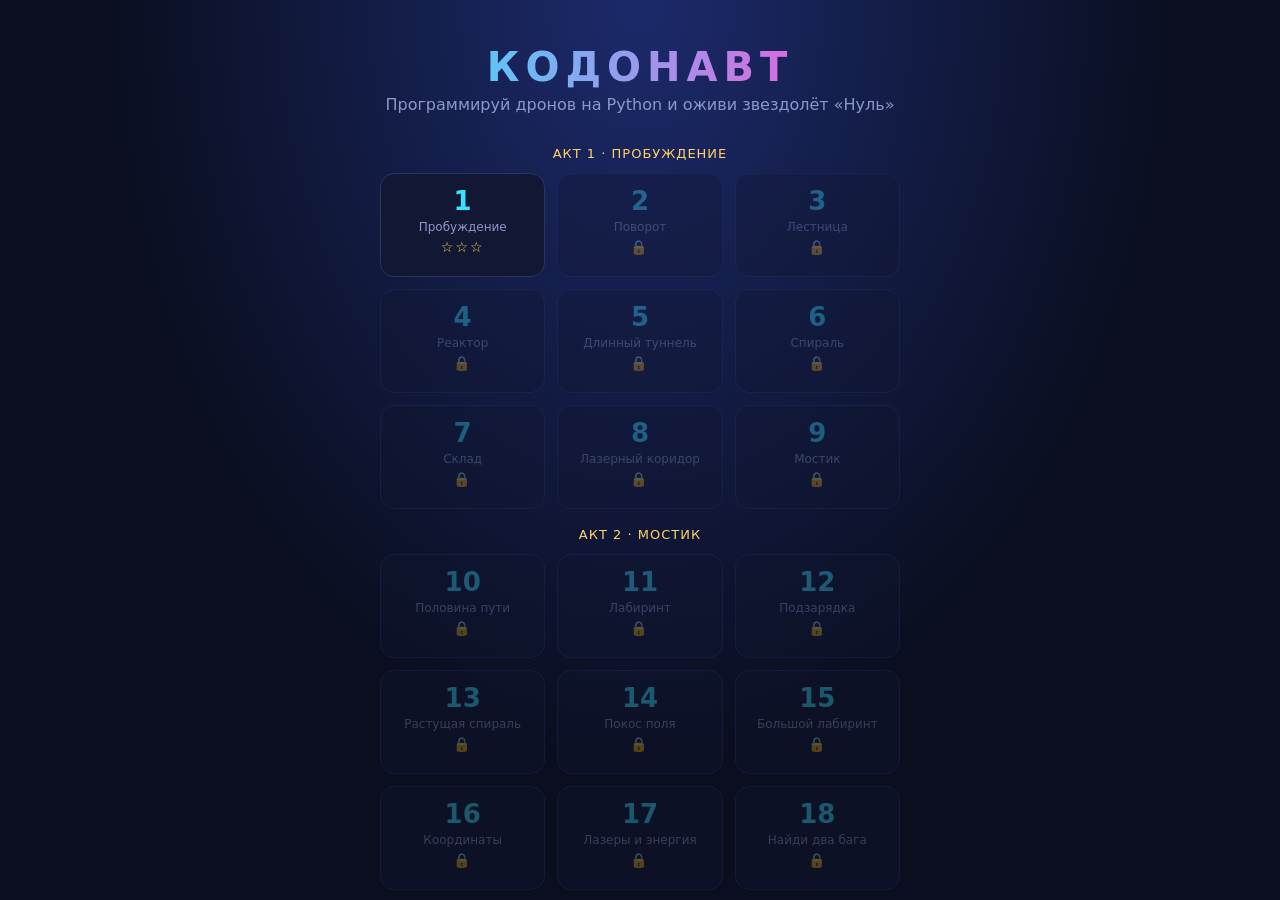
<file: python-game/index.html>
<!doctype html>
<html lang="ru">
<head>
<meta charset="utf-8">
<meta name="viewport" content="width=device-width, initial-scale=1, maximum-scale=1, viewport-fit=cover">
<meta name="theme-color" content="#0a0e1f">
<meta name="mobile-web-app-capable" content="yes">
<meta name="apple-mobile-web-app-capable" content="yes">
<title>Кодонавт</title>
<link rel="manifest" href="manifest.webmanifest">
<link rel="icon" href="icons/icon.svg" type="image/svg+xml">
<link rel="apple-touch-icon" href="icons/icon-192.png">
<link rel="stylesheet" href="style.css">
<script>
  // Если что-то сломалось при запуске — показываем ошибку на экране (чтобы можно было сфотографировать).
  window.showFatal = function (msg) {
    var d = document.getElementById('fatal');
    if (!d) return;
    d.hidden = false;
    d.textContent += msg + '\n';
  };
  window.addEventListener('error', function (e) { window.showFatal((e.message || 'Ошибка') + (e.filename ? ' @ ' + e.filename.split('/').slice(-2).join('/') + ':' + e.lineno : '')); });
  window.addEventListener('unhandledrejection', function (e) { window.showFatal('Ошибка: ' + (e.reason && e.reason.message || e.reason)); });
  setTimeout(function () { if (!window.__booted) window.showFatal('Игра не запустилась за 8 секунд (js/game.js не загрузился).'); }, 8000);
</script>
</head>
<body>
<pre id="fatal" hidden></pre>
<div id="app">

  <section id="menu" class="screen">
    <div class="menu-inner">
      <h1>КОДОНАВТ</h1>
      <p class="tagline">Программируй дронов на Python и оживи звездолёт «Нуль»</p>
      <div id="levels"></div>
      <p class="fine">Python запускается прямо в приложении, интернет не нужен.</p>
    </div>
  </section>

  <section id="game" class="screen hidden">
    <div id="stage">
      <canvas id="c"></canvas>
      <button id="back" class="icon-btn" aria-label="К списку уровней">☰</button>
      <button id="storybtn" class="icon-btn story" aria-label="Что говорит ИСКРА">💬</button>
      <div id="energy" class="hidden"></div>
      <div id="speech"></div>
    </div>
    <div id="panel">
      <div id="task">
        <div id="task-title"></div>
        <div id="task-text"></div>
        <div id="hint" class="hidden"></div>
      </div>
      <div id="chips"></div>
      <textarea id="code" spellcheck="false" autocomplete="off" autocorrect="off" autocapitalize="off" rows="6" placeholder="Пиши код здесь…"></textarea>
      <div id="status"></div>
      <div id="buttons">
        <button id="run" class="btn primary">▶ Запуск</button>
        <button id="reset" class="btn">⟲</button>
        <button id="speed" class="btn">1×</button>
        <button id="guidebtn" class="btn hidden" aria-label="Разбор">📖</button>
        <button id="hintbtn" class="btn">💡</button>
      </div>
    </div>
  </section>

  <div id="result" class="modal hidden">
    <div class="card">
      <div id="stars"></div>
      <h2 id="result-title"></h2>
      <p id="result-text"></p>
      <div class="row">
        <button id="r-menu" class="btn">Уровни</button>
        <button id="r-retry" class="btn">Ещё раз</button>
        <button id="r-next" class="btn primary">Дальше ▶</button>
      </div>
    </div>
  </div>

  <div id="loading" class="hidden">
    <div class="spinner"></div>
    <div id="loading-text">Загружаю Python…</div>
  </div>
</div>

<script src="vendor/pyodide/pyodide.js" onerror="showFatal('Не загрузился vendor/pyodide/pyodide.js')"></script>
<script type="module" src="js/game.js" onerror="showFatal('Не загрузился js/game.js')"></script>
</body>
</html>
</file>
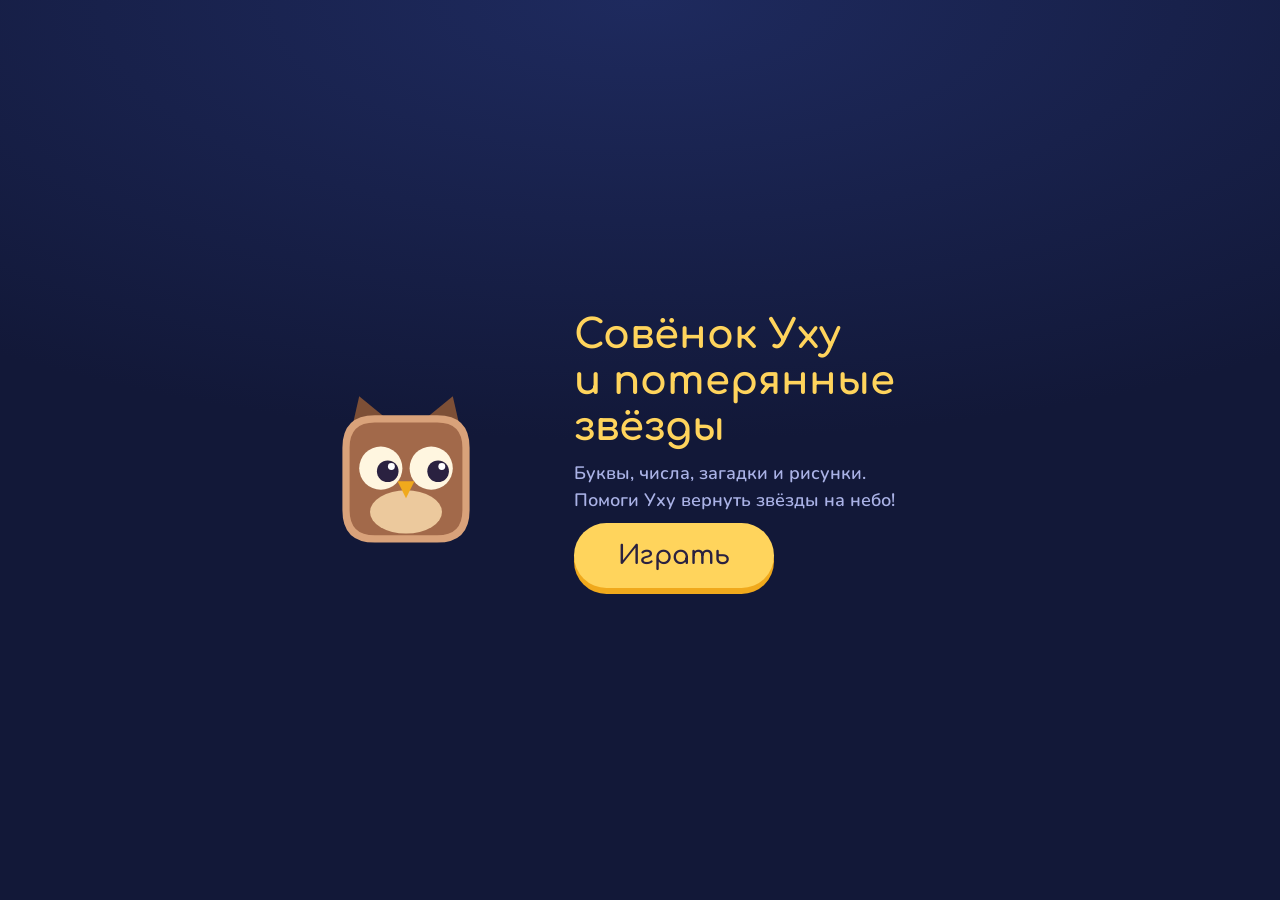
<file: kidsgame/src/main/assets/index.html>
<!doctype html>
<html lang="ru">
<head>
<meta charset="utf-8">
<meta name="viewport" content="width=device-width,initial-scale=1,viewport-fit=cover">
<meta name="theme-color" content="#121838">
<title>Совёнок Уху и звёзды</title>
<style>
@font-face{font-family:"Comfortaa";src:url("fonts/Comfortaa-var.ttf") format("truetype");font-weight:300 700;font-display:swap}
@font-face{font-family:"Nunito";src:url("fonts/Nunito-var.ttf") format("truetype");font-weight:200 1000;font-display:swap}
/* Layout: one-screen phone app, a stack of full-height screens over a single night-sky world (deliberately dark-only) */
:root{
  --sky:#121838; --sky2:#1e2a5e; --card:#28357a; --card-hi:#3646a0; --line:#4a5bb8;
  --ink:#f5f2ff; --muted:#aab2e6;
  --star:#ffd45c; --star-deep:#f0a91c;
  --ok:#5fd39a; --no:#ff8a94;
  --paper:#fff6e0; --paper-ink:#2a2140;
  --f-display:'Comfortaa','Nunito',system-ui,sans-serif;
  --f-body:'Nunito',system-ui,-apple-system,'Segoe UI',Roboto,sans-serif;
  --r:22px;
  color-scheme:dark;
}
html{height:100%;box-sizing:border-box;background:var(--sky)}
*,*::before,*::after{box-sizing:inherit}
[hidden]{display:none!important}
body{height:100%;margin:0;color:var(--ink);font-family:var(--f-body);font-weight:600;font-size:18px;
  background:radial-gradient(120% 70% at 50% 0%,var(--sky2) 0%,var(--sky) 70%) var(--sky);
  -webkit-tap-highlight-color:transparent;user-select:none;-webkit-user-select:none;overflow:hidden;touch-action:manipulation}
#app{height:100%;max-width:1280px;margin:0 auto;position:relative}
.screen{position:absolute;inset:0;display:flex;flex-direction:column;padding:12px 16px 16px;gap:12px;overflow:hidden}
button{font:inherit;color:inherit;border:0;background:none;cursor:pointer;touch-action:manipulation}
button:focus-visible{outline:4px solid var(--star);outline-offset:3px}
h1,h2{font-family:var(--f-display);margin:0;text-wrap:balance;font-weight:700}

/* bars */
.bar{display:flex;align-items:center;gap:10px;min-height:52px}
.bar .grow{flex:1;min-width:0}
.icon-btn{width:52px;height:52px;border-radius:50%;background:var(--card);display:grid;place-items:center;flex:none}
.icon-btn svg{width:26px;height:26px}
.icon-btn:active{transform:scale(.92)}
.dots{display:flex;gap:8px;justify-content:center}
.dots i{width:14px;height:14px;border-radius:50%;background:var(--card-hi);transition:background .3s,transform .3s}
.dots i.done{background:var(--star);transform:scale(1.15)}
.dots i.now{background:var(--muted)}

/* start */
#start{align-items:center;justify-content:center;text-align:center;gap:20px}
#start .owl{width:min(52vw,220px)}
#start h1{font-size:clamp(30px,8vw,44px);line-height:1.15;color:var(--star)}
#start p{margin:0;color:var(--muted);max-width:30ch;line-height:1.45}
.big-btn{background:var(--star);color:var(--paper-ink);font-family:var(--f-display);font-size:26px;padding:18px 44px;border-radius:999px;box-shadow:0 6px 0 var(--star-deep)}
.big-btn:active{transform:translateY(4px);box-shadow:0 2px 0 var(--star-deep)}
.big-btn[disabled]{opacity:.45;cursor:default}

/* map */
.sky-wrap{flex:1;min-height:140px;position:relative;border-radius:var(--r);overflow:hidden;background:linear-gradient(180deg,#0b1030,#18225a)}
#skyCanvas{position:absolute;inset:0;width:100%;height:100%}
.sky-count{position:absolute;left:14px;top:10px;font-weight:800;color:var(--star);font-size:16px;letter-spacing:.02em}
.owl-row{display:flex;align-items:flex-end;gap:10px}
.owl-row .owl{width:78px;flex:none}
.bubble{flex:1;min-width:0;background:var(--paper);color:var(--paper-ink);border-radius:20px 20px 20px 6px;padding:12px 14px;font-size:17px;line-height:1.35;text-align:left}
.places{display:grid;grid-template-columns:1fr 1fr;gap:12px}
.place{background:var(--card);border-radius:var(--r);padding:12px 12px 10px;display:flex;flex-direction:column;align-items:flex-start;gap:4px;text-align:left;box-shadow:0 5px 0 #18215a;min-height:112px}
.place:active{transform:translateY(3px);box-shadow:0 2px 0 #18215a}
.place .glyph{font-family:var(--f-display);font-size:34px;line-height:1;color:var(--g)}
.place b{font-size:18px;font-weight:900;line-height:1.25}
.place small{color:var(--muted);font-size:13px;font-weight:700}
.lvl{display:flex;gap:4px;margin-top:auto}
.lvl i{width:9px;height:9px;border-radius:50%;background:var(--card-hi)}
.lvl i.on{background:var(--g)}

/* task */
.prompt{text-align:center;font-size:20px;font-weight:800;color:var(--muted);min-height:1.4em;text-wrap:balance}
.q{flex:1;min-height:0;display:flex;flex-direction:column;align-items:center;justify-content:center;gap:14px;text-align:center}
.letter{font-family:var(--f-body);font-weight:900;font-size:min(36vw,150px);line-height:1;color:var(--star)}
.letter small{font-size:.55em;margin-left:.15em;color:var(--ink)}
.word{font-weight:900;font-size:clamp(44px,15vw,78px);letter-spacing:.06em;color:var(--star);line-height:1.1}
.riddle{font-size:clamp(24px,7vw,32px);font-weight:800;line-height:1.35;max-width:22ch}
.pic{font-size:min(30vw,130px);line-height:1.1}
.shadow-card{background:var(--paper);border-radius:50%;width:min(52vw,220px);aspect-ratio:1;max-width:100%;display:grid;place-items:center}
.sil{filter:brightness(0);opacity:.85;font-size:min(30vw,130px);line-height:1}
.grp{display:flex;flex-wrap:wrap;justify-content:center;gap:4px;max-width:92%;font-size:clamp(30px,9vw,44px);line-height:1.1}
.grp .x{position:relative;opacity:.35}
.grp .x::after{content:"";position:absolute;left:-4%;right:-4%;top:48%;height:5px;border-radius:3px;background:var(--no);transform:rotate(-20deg)}
.eq{display:flex;align-items:center;justify-content:center;gap:8px;flex-wrap:wrap}
.eq .grp{max-width:40%}
.op{font-size:44px;font-weight:900;color:var(--star)}
.expr{font-size:clamp(40px,13vw,64px);font-weight:900;font-variant-numeric:tabular-nums;letter-spacing:.04em}
.expr .gap{display:inline-block;min-width:1.1em;border-bottom:6px solid var(--star);color:var(--star)}
.row{display:flex;flex-wrap:wrap;justify-content:center;align-items:center;gap:8px}
.row .cell{width:min(14vw,62px);aspect-ratio:1;display:grid;place-items:center;border-radius:14px;background:var(--card)}
.row .cell svg{width:80%;height:80%}
.row .cell.ask{border:3px dashed var(--star);background:none;color:var(--star);font-size:30px;font-weight:900}
.row.nums .cell{font-size:clamp(24px,7vw,32px);font-weight:900;font-variant-numeric:tabular-nums}
.row.mem .cell{width:min(17vw,76px);font-size:min(11vw,48px)}
.hintdots{display:flex;flex-wrap:wrap;justify-content:center;gap:6px;max-width:300px}
.hintdots i{width:18px;height:18px;border-radius:50%;background:var(--star)}
.hintdots i.minus{background:none;border:3px solid var(--no)}
.countdown{font-family:var(--f-display);font-size:28px;color:var(--star);text-align:center;padding:20px}
.slots{display:flex;gap:8px;justify-content:center;flex-wrap:wrap}
.slot{min-width:86px;height:64px;border-radius:14px;border:3px dashed var(--line);display:grid;place-items:center;font-size:30px;font-weight:900;padding:0 10px}
.slot.full{border:3px solid var(--ok);background:rgba(95,211,154,.15)}

.opts{display:grid;gap:12px;grid-template-columns:repeat(var(--cols,3),1fr)}
.opt{background:var(--card);border-radius:var(--r);min-height:96px;display:grid;place-items:center;padding:8px;box-shadow:0 5px 0 #18215a;transition:background .2s,opacity .2s}
.opt:active{transform:translateY(3px);box-shadow:0 2px 0 #18215a}
.opt .emo{font-size:clamp(46px,14vw,64px);line-height:1}
.opt .num{font-size:clamp(38px,11vw,52px);font-weight:900;font-variant-numeric:tabular-nums}
.opt .wd{font-size:clamp(26px,8vw,36px);font-weight:900;letter-spacing:.05em}
.opt svg{width:60px;height:60px}
.opt.ok{background:var(--ok);color:var(--paper-ink);box-shadow:0 5px 0 #2e9a68}
.opt.no{opacity:.35;animation:shake .4s}
.opt.hint{animation:pulse 1s infinite}
.opt.gone{visibility:hidden}
.opt.syl .wd{font-size:30px}
@keyframes shake{20%,60%{transform:translateX(-8px)}40%,80%{transform:translateX(8px)}}
@keyframes pulse{50%{box-shadow:0 0 0 6px var(--star)}}

/* reward */
#reward{align-items:center;justify-content:center;text-align:center;gap:18px}
.bigstar{width:min(56vw,230px);animation:pop .9s cubic-bezier(.2,1.6,.4,1) both, glow 2s 1s infinite}
@keyframes pop{from{transform:scale(0) rotate(-120deg)}to{transform:none}}
@keyframes glow{50%{filter:drop-shadow(0 0 22px var(--star))}}
#reward h2{font-size:clamp(28px,8vw,38px);color:var(--star)}
#reward p{margin:0;color:var(--muted);font-size:19px;max-width:28ch;line-height:1.4}

/* studio */
.studio-cards{display:grid;grid-template-columns:1fr;gap:12px}
.gallery{display:grid;grid-template-columns:repeat(4,1fr);gap:8px}
.gallery img{width:100%;aspect-ratio:4/3;object-fit:cover;border-radius:10px;background:var(--paper)}
.label{font-size:14px;font-weight:800;letter-spacing:.06em;text-transform:uppercase;color:var(--muted)}
.empty{color:var(--muted);font-size:15px}
.canvas-wrap{flex:1;min-height:0;display:flex;align-items:center;justify-content:center}
#paint{background:#fff;border-radius:16px;touch-action:none;max-width:100%;max-height:100%;display:block}
.paperbox{position:relative;line-height:0}
#lines{position:absolute;left:0;top:0;pointer-events:none;border-radius:16px}
#lines.tint{mix-blend-mode:multiply}
#dictCv{background:#fff;border-radius:16px;touch-action:none;display:block}
.dcmds{display:flex;flex-wrap:wrap;gap:6px;justify-content:center;align-content:center;flex:1;min-height:0;overflow-y:auto}
.dcmds span{background:var(--card);border-radius:10px;padding:5px 9px;font-weight:900;font-size:19px;min-width:46px;text-align:center;font-variant-numeric:tabular-nums}
.dcmds span.done{opacity:.35}
.dcmds span.now{background:var(--star);color:var(--paper-ink);transform:scale(1.12)}
.cpages{flex:1;min-height:0;overflow-y:auto;display:grid;grid-template-columns:repeat(auto-fill,minmax(96px,1fr));gap:10px;align-content:start;padding-bottom:10px}
.cpages button{background:var(--card);border-radius:var(--r);aspect-ratio:1;font-size:46px;display:grid;place-items:center;box-shadow:0 5px 0 #18215a}
.cpages button.photo{font-size:15px;font-weight:900;gap:2px;align-content:center;color:var(--star)}
.cpages button.photo span{font-size:40px}
.tools{display:flex;flex-wrap:wrap;gap:8px;justify-content:center}
.sw{width:40px;height:40px;border-radius:50%;border:3px solid transparent;flex:none}
.sw.on{border-color:var(--ink);transform:scale(1.12)}
.tool{height:44px;min-width:44px;padding:0 12px;border-radius:999px;background:var(--card);font-weight:800;font-size:15px;display:inline-flex;align-items:center;justify-content:center;gap:6px}
.tool.on{background:var(--star);color:var(--paper-ink)}
.tool .dot{border-radius:50%;background:currentColor}
.stamps{display:flex;gap:6px;justify-content:center;flex-wrap:wrap}
.stamps button{font-size:28px;width:44px;height:44px;border-radius:12px;background:var(--card)}
.stamps button.on{background:var(--star)}

/* parents */
#parents{background:var(--sky);overflow-y:auto}
.pcard{background:var(--card);border-radius:18px;padding:14px;display:flex;flex-direction:column;gap:10px}
.prow{display:flex;align-items:center;gap:10px}
.prow .grow{flex:1;min-width:0}
.prow small{display:block;color:var(--muted);font-size:14px;line-height:1.3}
.step{width:44px;height:44px;border-radius:50%;background:var(--card-hi);font-size:24px;font-weight:900}
.lvnum{width:28px;text-align:center;font-size:22px;font-weight:900;color:var(--star);font-variant-numeric:tabular-nums}
.toggle{min-width:76px;height:40px;border-radius:999px;background:var(--card-hi);font-weight:800;font-size:15px}
.toggle.on{background:var(--ok);color:var(--paper-ink)}
.danger{background:none;border:2px solid var(--no);color:var(--no);border-radius:999px;padding:10px 16px;font-weight:800}
.note{color:var(--muted);font-size:14px;line-height:1.45;margin:0}
.hold{position:relative;overflow:hidden}
.hold::after{content:"";position:absolute;inset:auto 0 0 0;height:4px;background:var(--star);transform:scaleX(0);transform-origin:left}
.hold.holding::after{transition:transform 1.2s linear;transform:scaleX(1)}
.ico{font-size:1.25em;margin-right:.35em;vertical-align:-.1em}
.prompt.hinted{color:var(--star)}
.praise{position:absolute;left:50%;top:38%;transform:translate(-50%,-50%);font-family:var(--f-display);font-size:clamp(34px,10vw,48px);color:var(--star);text-shadow:0 4px 0 #0b1030;pointer-events:none;z-index:6;white-space:nowrap;animation:praise 1.1s ease-out forwards}
@keyframes praise{0%{opacity:0;transform:translate(-50%,-30%) scale(.6)}25%{opacity:1;transform:translate(-50%,-50%) scale(1.1)}80%{opacity:1}100%{opacity:0;transform:translate(-50%,-80%) scale(1)}}
.icon-btn.off{opacity:.45}
.toast{position:absolute;left:50%;bottom:24px;transform:translateX(-50%);background:var(--paper);color:var(--paper-ink);padding:10px 16px;border-radius:999px;font-weight:800;font-size:15px;white-space:nowrap;z-index:5}

.lid{transform-box:fill-box;transform-origin:center top;transform:scaleY(0);animation:blink 5s infinite}
@keyframes blink{0%,92%,100%{transform:scaleY(0)}95%{transform:scaleY(1)}}
@media (prefers-reduced-motion:reduce){*{animation:none!important;transition:none!important}}
@media (max-height:640px){.place{min-height:92px}.opt{min-height:80px}.owl-row .owl{width:60px}}

/* ---- neon runner (Geometry Dash-like look, own art) ---- */
:root{--neon:#29e3ff;--neon2:#ff4fd8;--lime:#4dffa8}
.places .place{min-height:88px;padding:10px 12px 8px}
.places .place .glyph{font-size:28px}
.timepill{align-self:center;background:var(--card);border-radius:999px;padding:4px 14px;font-size:14px;font-weight:800;color:var(--muted);font-variant-numeric:tabular-nums}
.timepill.low{color:var(--paper-ink);background:var(--star)}
.banner{position:absolute;left:50%;top:calc(env(safe-area-inset-top,0px) + 70px);transform:translateX(-50%);background:var(--star);color:var(--paper-ink);padding:10px 18px;border-radius:999px;font-weight:900;font-size:16px;z-index:8;white-space:nowrap;box-shadow:0 6px 0 var(--star-deep);animation:bannerIn .4s both}
@keyframes bannerIn{from{transform:translate(-50%,-30px);opacity:0}}

#run{gap:10px}
.qcard{flex:0 0 38%;min-height:0;background:var(--card);border-radius:var(--r);display:flex;flex-direction:column;padding:10px 12px;gap:6px;overflow:hidden}
.qcard .prompt{font-size:18px;min-height:0}
.qcard .q{gap:8px}
.qcard .letter{font-size:min(24vw,15vh)}
.qcard .word{font-size:clamp(36px,11vw,60px)}
.qcard .pic{font-size:min(22vw,14vh)}
.qcard .riddle{font-size:clamp(19px,5.6vw,26px)}
.qcard .grp{font-size:clamp(22px,6.5vw,32px)}
.qcard .expr{font-size:clamp(32px,10vw,50px)}
.qcard .shadow-card{width:min(34vw,22vh)}
.qcard .sil{font-size:min(20vw,13vh)}
.qcard .row .cell{width:min(11vw,46px)}
.qcard .row.mem .cell{width:min(14vw,58px);font-size:min(9vw,36px)}
.qcard .slot{min-width:70px;height:52px;font-size:24px}
.qcard .hintdots i{width:14px;height:14px}
.qcard .owl{width:70px!important}
.runmsg{display:flex;flex-direction:column;align-items:center;gap:6px}
.runmsg b{font-family:var(--f-display);font-size:clamp(26px,8vw,36px);color:var(--neon);text-shadow:0 0 14px rgba(41,227,255,.6)}
.runmsg small{color:var(--muted);font-size:15px;font-weight:700}
.stage{flex:1;min-height:200px;position:relative;border-radius:var(--r);overflow:hidden;touch-action:none}
.stage canvas,#chCanvas{position:absolute;inset:0;width:100%;height:100%;display:block}
.portals{position:absolute;right:3%;top:5%;bottom:17%;width:47%;display:flex;flex-direction:column;justify-content:center;gap:8px}
.portal{flex:1;max-height:104px;min-height:50px;border-radius:999px;border:4px solid var(--pc,#29e3ff);background:rgba(8,12,40,.78);box-shadow:0 0 16px var(--pc),inset 0 0 12px var(--pc);display:grid;place-items:center;padding:4px 10px;animation:portalIn .35s both}
.portal .emo{font-size:clamp(30px,9vw,44px);line-height:1}
.portal .num{font-size:clamp(30px,9vw,40px);font-weight:900;font-variant-numeric:tabular-nums}
.portal .wd{font-size:clamp(17px,5.2vw,25px);font-weight:900;letter-spacing:.04em}
.portal svg{width:40px;height:40px}
.portal svg.clk{width:min(12vh,64px);height:min(12vh,64px)}
.portal .wd.tw{font-size:clamp(14px,4.2vh,21px);letter-spacing:0;white-space:nowrap}
.tchips{display:flex;flex-wrap:wrap;justify-content:center;gap:6px;margin-top:6px}
.tchips span{background:var(--card);border-radius:10px;padding:4px 9px;font-weight:900;font-size:clamp(13px,3.8vh,19px)}
.tchips span.ask{color:var(--star);border:2px dashed var(--star)}
.clockbox .clk{width:min(40vh,24vw);height:auto;display:block;margin:auto}
.clockbox.sm .clk{width:min(26vh,16vw)}
.portal.ok{--pc:#5fd39a;background:rgba(95,211,154,.4)}
.portal.no{opacity:.3;filter:grayscale(1);animation:shake .4s}
.portal.hint{animation:pulse 1s infinite}
.portals.out .portal{transition:opacity .25s,transform .25s;opacity:0;transform:scale(1.15)}
@keyframes portalIn{from{transform:translateX(70px);opacity:0}}

/* challenge */
#chal{padding:0;gap:0;background:#060818}
.hud{position:absolute;left:0;right:0;top:0;display:flex;align-items:center;gap:10px;padding:calc(env(safe-area-inset-top,0px) + 10px) 14px 10px;z-index:2}
.pbar{flex:1;height:14px;border-radius:999px;background:rgba(255,255,255,.12);overflow:hidden;border:2px solid rgba(255,255,255,.25)}
.pbar i{display:block;height:100%;width:0;background:linear-gradient(90deg,var(--lime),var(--neon));border-radius:999px}
.hud .pct{font-weight:900;font-variant-numeric:tabular-nums;min-width:3.2em;text-align:right}
.attempt{position:absolute;left:0;right:0;top:calc(env(safe-area-inset-top,0px) + 72px);text-align:center;font-family:var(--f-display);font-size:22px;color:rgba(255,255,255,.8);pointer-events:none;z-index:2}
.chover{position:absolute;inset:0;display:flex;align-items:center;justify-content:center;padding:16px;background:rgba(6,8,24,.6);z-index:3}
.chcard{background:var(--card);border-radius:24px;padding:22px 18px;display:flex;flex-direction:column;align-items:center;gap:12px;text-align:center;max-width:340px;width:100%}
.chcard h2{color:var(--star);font-size:28px}
.chcard p{margin:0;color:var(--muted);line-height:1.4}
.btnrow{display:flex;gap:10px;flex-wrap:wrap;justify-content:center}
.btn2{background:var(--card-hi);border-radius:999px;padding:12px 20px;font-weight:900;font-size:17px}
.btn2.main{background:var(--star);color:var(--paper-ink);box-shadow:0 4px 0 var(--star-deep)}
.btn2:active{transform:translateY(2px)}
.levels{display:flex;flex-direction:column;gap:12px;overflow-y:auto;min-height:0}
.lvcard{background:var(--card);border-radius:var(--r);padding:14px;display:flex;flex-direction:column;gap:8px;border:2px solid var(--lc,var(--neon));box-shadow:0 0 14px rgba(41,227,255,.15)}
.lvcard.locked{opacity:.55;border-color:var(--line);box-shadow:none}
.lvhead{display:flex;align-items:baseline;gap:10px}
.lvhead b{font-family:var(--f-display);font-size:20px;flex:1;min-width:0}
.diff{color:var(--star);letter-spacing:2px;font-size:18px}
.lvmeta{color:var(--muted);font-size:14px;font-weight:700}

/* wardrobe */
.skins{display:grid;grid-template-columns:repeat(3,1fr);gap:10px;overflow-y:auto;min-height:0;padding-bottom:8px}
.skin{background:var(--card);border-radius:18px;padding:10px 6px 8px;display:flex;flex-direction:column;align-items:center;gap:4px;border:3px solid transparent}
.skin.on{border-color:var(--star)}
.skin canvas{width:64px;height:64px}
.skin b{font-size:15px}
.skin small{color:var(--muted);font-size:12px;font-weight:800}
.skin.locked canvas{opacity:.3;filter:grayscale(1)}

/* lock & pin */
#lock{align-items:center;justify-content:center;text-align:center;gap:16px}
#lock .owl{width:min(46vw,190px)}
#lock h1{font-size:clamp(30px,8vw,40px);color:var(--star)}
#lock p{margin:0;color:var(--muted);max-width:30ch;line-height:1.45;font-size:18px}
.clock{font-family:var(--f-display);font-size:clamp(36px,11vw,52px);color:var(--ink);font-variant-numeric:tabular-nums}
.linkbtn{color:var(--muted);font-weight:800;font-size:15px;padding:10px 14px;border-radius:999px;border:2px solid var(--line)}
#pin{align-items:center;justify-content:center;gap:18px;text-align:center}
#pin h2{font-size:22px;max-width:22ch}
#pin p{margin:0;color:var(--muted);font-size:15px;min-height:1.3em}
.pindots{display:flex;gap:14px}
.pindots i{width:20px;height:20px;border-radius:50%;border:3px solid var(--muted)}
.pindots i.on{background:var(--star);border-color:var(--star)}
.pindots.bad{animation:shake .4s}
.pinpad{display:grid;grid-template-columns:repeat(3,72px);gap:14px}
.pinpad button{width:72px;height:72px;border-radius:50%;background:var(--card);font-size:28px;font-weight:900}
.pinpad button:active{background:var(--card-hi)}
.seg{display:flex;flex-wrap:wrap;gap:6px}
.seg button{padding:8px 12px;border-radius:999px;background:var(--card-hi);font-weight:800;font-size:15px}
.seg button.on{background:var(--star);color:var(--paper-ink)}
.ptitle{font-weight:900;font-size:17px}


/* v3: attempts, friends, modes, builder */
.dots i.gold{background:var(--star);transform:scale(1.15)}
.dots i.half{background:#c9d2ff;transform:scale(1.05)}
.dots i.miss{background:var(--no)}
.tries{margin-left:.5em;color:var(--no);letter-spacing:2px;font-size:.95em}
.portals.cool .portal:not(.ok){opacity:.55;pointer-events:none}
.bigstar.dim{filter:grayscale(1) brightness(.6);animation:pop .9s cubic-bezier(.2,1.6,.4,1) both}
.modes{flex-wrap:nowrap;overflow-x:auto;padding-bottom:4px;flex:none}
.modes button{white-space:nowrap}
.wscroll{overflow-y:auto;min-height:0;display:flex;flex-direction:column;gap:10px;padding-bottom:10px}
.wscroll .skins{overflow:visible;flex:none;min-height:auto}
#bName{font-size:17px!important;white-space:nowrap;overflow:hidden;text-overflow:ellipsis;min-width:0}
.bstage{min-height:240px}
.btools{flex:none}
.btools .tool{height:40px;padding:0 10px;font-size:14px}
#bPos{width:100%;accent-color:var(--star)}
#build .bar .btn2{padding:10px 14px;font-size:15px}

/* ===== landscape layout (the app is locked to landscape) ===== */
.screen{padding:10px max(14px,env(safe-area-inset-right,0px)) 10px max(14px,env(safe-area-inset-left,0px));gap:10px}
.col{display:flex;flex-direction:column;gap:10px;min-width:0;min-height:0}
.scroll{overflow-y:auto}
.split{flex:1;min-height:0;display:flex;gap:14px}
.split>.col{flex:1}
.panel{flex:0 0 clamp(220px,34%,320px)!important}
.bar{min-height:44px}
.icon-btn{width:44px;height:44px}
.icon-btn svg{width:22px;height:22px}
#start,#reward,#lock{flex-direction:row;align-items:center;justify-content:center;gap:clamp(18px,5vw,48px);text-align:left}
#start .col,#reward .col,#lock .col{align-items:flex-start;max-width:420px}
#start .owl{width:auto;height:min(62vh,230px)}
#start h1{font-size:clamp(26px,6.5vh,40px)}
#reward .bigstar{width:auto;height:min(58vh,220px)}
#reward h2{font-size:clamp(24px,7vh,34px)}
#reward p{font-size:17px}
#lock .owl{width:auto;height:min(56vh,200px)}
#lock h1{font-size:clamp(26px,7vh,38px)}
#lock .clock{font-size:clamp(32px,10vh,48px)}
#map{flex-direction:row;gap:14px}
.mapL{flex:1.05;display:flex;flex-direction:column;gap:8px;min-width:0;min-height:0}
.mapL .sky-wrap{min-height:90px}
.mapL .owl-row .owl{width:56px}
.mapL .bubble{font-size:14px;padding:8px 12px;line-height:1.3}
#map .places{flex:1.25;grid-template-columns:repeat(4,1fr);grid-template-rows:1fr 1fr;align-content:stretch;gap:10px}
#map .places .place{min-height:0;padding:10px}
#map .places .place b{font-size:16px;line-height:1.3}
#map .places .place small{font-size:12px}
#map .places .place .glyph{font-size:26px}
#run{flex-direction:row;gap:12px}
#run .qcard{flex:0 0 40%;height:100%;padding:8px 12px 10px}
.qbar{min-height:44px;gap:8px}
.qbar .dots i{width:12px;height:12px}
.qcard .prompt{font-size:16px}
.qcard .letter{font-size:min(26vh,15vw)}
.qcard .word{font-size:clamp(32px,11vh,56px)}
.qcard .pic{font-size:min(22vh,12vw)}
.qcard .riddle{font-size:clamp(17px,5vh,24px)}
.qcard .grp{font-size:clamp(20px,6vh,30px)}
.qcard .expr{font-size:clamp(28px,10vh,46px)}
.qcard .shadow-card{width:min(36vh,22vw)}
.qcard .sil{font-size:min(22vh,13vw)}
.qcard .row .cell{width:min(10vh,5.5vw,46px)}
.qcard .row.mem .cell{width:min(13vh,7vw,58px);font-size:min(8vh,4.5vw,34px)}
.qcard .slot{min-width:60px;height:46px;font-size:22px}
#run .stage{flex:1;height:100%;min-height:0}
.portals{width:44%;top:4%;bottom:15%;gap:6px}
.portal{min-height:40px;max-height:92px}
.portal .emo{font-size:clamp(26px,8vh,40px)}
.portal .num{font-size:clamp(24px,8vh,36px)}
.portal .wd{font-size:clamp(15px,4.6vh,22px)}
.hud .attempt{position:static;font-size:16px;white-space:nowrap;min-width:6.5em;text-align:center}
.hud{padding:8px max(14px,env(safe-area-inset-right,0px)) 8px max(14px,env(safe-area-inset-left,0px))}
.chcard{max-width:420px}
#chsel .levels{display:grid;grid-template-columns:repeat(auto-fill,minmax(250px,1fr));align-content:start}
#chsel #modeHelp{margin:0}
.diffrow{display:flex;align-items:center;gap:8px;flex-wrap:wrap;font-weight:800}
.diffrow .seg button{padding:6px 12px;font-size:14px}
.wscroll .skins,.skins{grid-template-columns:repeat(auto-fill,minmax(104px,1fr))}
.skin canvas{width:66px;height:66px}
.pgrid{display:grid;grid-template-columns:repeat(auto-fill,minmax(300px,1fr));gap:12px;overflow-y:auto;min-height:0;align-content:start;padding-bottom:10px}
#parents{overflow:hidden}
#pin{flex-direction:row;gap:clamp(24px,6vw,60px)}
#pin .col{align-items:center;text-align:center;max-width:260px}
.pinpad{grid-template-columns:repeat(3,58px);gap:10px}
.pinpad button{width:58px;height:58px;font-size:24px}
#studio .gallery{grid-template-columns:repeat(3,1fr)}
#studio .owl-row .owl{width:64px}
.studio-cards{grid-template-columns:repeat(3,1fr);gap:10px}
.studio-cards .place{min-height:96px;padding:10px}
.studio-cards .place b{font-size:16px}
.studio-cards .place small{font-size:12px}
#draw .split{gap:12px}
#draw .canvas-wrap{flex:1}
#draw .panel{justify-content:center}
#draw .sw{width:34px;height:34px}
#draw .stamps button{width:38px;height:38px;font-size:24px}
#draw .tool{height:38px}
#draw .bar .prompt{font-size:16px}
#build .bstage{flex:1;min-height:0}
#build .btools{justify-content:flex-start}
#build .seg button{padding:6px 10px;font-size:14px}
.toast{bottom:16px}
.banner{top:calc(env(safe-area-inset-top,0px) + 12px)}

/* v5: keys, accessories */
.gatekeys{display:grid;grid-template-columns:repeat(3,1fr);gap:12px}
.keycard{min-height:130px}
.keycard.got{border:3px solid var(--star)}
.keycard .glyph{font-size:34px}
.chtimer{font-weight:900;color:var(--star);font-variant-numeric:tabular-nums;font-size:18px}

/* v6: emotions */
.herocv{cursor:pointer;touch-action:manipulation;flex:none;display:block}
#mapHero{width:88px;height:88px}
#startHero{width:min(64vh,240px);height:min(64vh,240px)}
.rewArt{position:relative;flex:none}
#rewHero{position:absolute;right:-30%;bottom:-12%;width:62%;height:62%}

/* v6: new task types */
.gapl{display:inline-block;min-width:.8em;border-bottom:5px solid var(--star);color:var(--star);line-height:1}
.qcard .pic.sm{font-size:min(13vh,8vw)}
.house{display:flex;flex-direction:column;align-items:center}
.roof{width:150px;height:54px;background:var(--star);clip-path:polygon(50% 0,100% 100%,0 100%);display:flex;align-items:flex-end;justify-content:center;color:var(--paper-ink);font-weight:900;font-size:26px;padding-bottom:2px}
.rooms{display:flex;border:4px solid var(--star);border-top:0;border-radius:0 0 10px 10px}
.rooms span{width:62px;height:52px;display:grid;place-items:center;font-size:30px;font-weight:900}
.rooms span+span{border-left:4px solid var(--star)}
.q{color:var(--star)}
.cmp{display:flex;align-items:center;justify-content:center;gap:12px;width:100%}
.cmp .cmpgrp{max-width:40%}
.cmpgap{font-size:34px;font-weight:900;color:var(--star);border:3px dashed var(--star);border-radius:12px;padding:0 12px;line-height:1.3}
.qcard .riddle.story{font-size:clamp(15px,4.6vh,21px);line-height:1.4;max-width:30ch}
.sudoku{display:grid;grid-template-columns:repeat(4,1fr);gap:3px;width:min(52vh,210px);aspect-ratio:1}
.sc{background:var(--card-hi);border-radius:6px;display:grid;place-items:center;font-size:min(6vh,24px);line-height:1}
.sc.ask{border:3px dashed var(--star);background:none;color:var(--star);font-weight:900}
.sc.empty{background:rgba(255,255,255,.06)}
.sudoku .sc:nth-child(4n+3){margin-left:4px}
.sudoku .sc:nth-child(n+9){margin-top:4px}
.sudoku .sc:nth-child(n+13){margin-top:0}
.qcard .row.seq .cell{width:min(14vh,7vw,60px);font-size:min(8vh,4.4vw,34px)}
.arrow{color:var(--muted);font-size:20px;font-weight:900}
.qcard .row.seq{flex-wrap:nowrap;gap:4px}
.qcard .word{font-size:clamp(26px,min(11vh,4.6vw),56px);letter-spacing:.03em}

.swatch{display:inline-block;width:14px;height:14px;border-radius:4px;border:2px solid;vertical-align:-2px;margin-right:5px}
#progCode{width:100%;font:12px/1.35 monospace;background:var(--card-hi);color:var(--ink);border:0;border-radius:10px;padding:8px;word-break:break-all;resize:vertical}
</style>
</head>
<body>

<svg width="0" height="0" style="position:absolute" aria-hidden="true">
  <symbol id="owl" viewBox="0 0 100 112">
    <path d="M20 34 L27 6 L44 24 Z" fill="#7d4f36"/>
    <path d="M80 34 L73 6 L56 24 Z" fill="#7d4f36"/>
    <ellipse cx="50" cy="64" rx="39" ry="44" fill="#a2694a"/>
    <path d="M13 60 Q2 84 22 100 Q20 80 24 64 Z" fill="#7d4f36"/>
    <path d="M87 60 Q98 84 78 100 Q80 80 76 64 Z" fill="#7d4f36"/>
    <ellipse cx="50" cy="78" rx="24" ry="27" fill="#ecc99d"/>
    <path d="M38 72 q4 4 8 0 M54 72 q4 4 8 0 M44 84 q4 4 8 0 M38 94 q4 4 8 0 M54 94 q4 4 8 0" stroke="#c9a173" stroke-width="2.4" fill="none" stroke-linecap="round"/>
    <circle cx="34" cy="46" r="16" fill="#fff6e0"/><circle cx="66" cy="46" r="16" fill="#fff6e0"/>
    <circle cx="36" cy="47" r="8" fill="#2a2140"/><circle cx="64" cy="47" r="8" fill="#2a2140"/>
    <circle cx="39" cy="44" r="2.6" fill="#fff"/><circle cx="67" cy="44" r="2.6" fill="#fff"/>
    <ellipse class="lid" cx="34" cy="38" rx="17" ry="17" fill="#a2694a"/>
    <ellipse class="lid" cx="66" cy="38" rx="17" ry="17" fill="#a2694a"/>
    <path d="M44 57 L56 57 L50 68 Z" fill="#f0a91c"/>
    <path d="M36 108 l4 -6 l4 6 M56 108 l4 -6 l4 6" stroke="#f0a91c" stroke-width="3.5" fill="none" stroke-linecap="round" stroke-linejoin="round"/>
  </symbol>
  <symbol id="i-home" viewBox="0 0 24 24"><path d="M3 11 12 3l9 8v10h-6v-6H9v6H3z" fill="currentColor"/></symbol>
  <symbol id="i-music" viewBox="0 0 24 24"><path d="M9 17.5V5l11-2v12.5" stroke="currentColor" stroke-width="2.2" fill="none" stroke-linejoin="round"/><circle cx="6.5" cy="17.5" r="3" fill="currentColor"/><circle cx="17.5" cy="15.5" r="3" fill="currentColor"/></symbol>
  <symbol id="i-speak" viewBox="0 0 24 24"><path d="M4 9h4l5-4v14l-5-4H4z" fill="currentColor"/><path d="M16 8a5 5 0 0 1 0 8M18.5 5.5a8.5 8.5 0 0 1 0 13" stroke="currentColor" stroke-width="2" fill="none" stroke-linecap="round"/></symbol>
  <symbol id="i-gear" viewBox="0 0 24 24"><path d="M12 8.5a3.5 3.5 0 1 0 0 7 3.5 3.5 0 0 0 0-7Zm9 4.6v-2.2l-2.4-.6a7 7 0 0 0-.7-1.7l1.3-2.1-1.6-1.6-2.1 1.3a7 7 0 0 0-1.7-.7L13.1 3h-2.2l-.6 2.4a7 7 0 0 0-1.7.7L6.5 4.8 4.9 6.4l1.3 2.1a7 7 0 0 0-.7 1.7L3 10.9v2.2l2.4.6c.2.6.4 1.2.7 1.7l-1.3 2.1 1.6 1.6 2.1-1.3c.5.3 1.1.5 1.7.7l.6 2.5h2.2l.6-2.5c.6-.2 1.2-.4 1.7-.7l2.1 1.3 1.6-1.6-1.3-2.1c.3-.5.5-1.1.7-1.7z" fill="currentColor"/></symbol>
  <symbol id="star" viewBox="0 0 100 100"><path d="M50 4 L62 36 L96 38 L69 59 L79 93 L50 73 L21 93 L31 59 L4 38 L38 36 Z" fill="#ffd45c" stroke="#f0a91c" stroke-width="4" stroke-linejoin="round"/></symbol>
  <symbol id="owl-sleep" viewBox="0 0 100 112">
    <path d="M20 34 L27 6 L44 24 Z" fill="#7d4f36"/><path d="M80 34 L73 6 L56 24 Z" fill="#7d4f36"/>
    <ellipse cx="50" cy="64" rx="39" ry="44" fill="#a2694a"/>
    <path d="M13 60 Q2 84 22 100 Q20 80 24 64 Z" fill="#7d4f36"/><path d="M87 60 Q98 84 78 100 Q80 80 76 64 Z" fill="#7d4f36"/>
    <ellipse cx="50" cy="78" rx="24" ry="27" fill="#ecc99d"/>
    <path d="M24 46 Q34 54 44 46 M56 46 Q66 54 76 46" stroke="#2a2140" stroke-width="3.5" fill="none" stroke-linecap="round"/>
    <path d="M44 57 L56 57 L50 68 Z" fill="#f0a91c"/>
    <text x="74" y="22" font-family="Comfortaa,sans-serif" font-size="14" fill="#ffd45c">z</text><text x="84" y="12" font-family="Comfortaa,sans-serif" font-size="10" fill="#ffd45c">z</text>
  </symbol>
</svg>

<div id="app">
  <section class="screen" id="start">
    <canvas class="herocv" id="startHero" aria-label="Совёнок Уху — нажми на него"></canvas>
    <div class="col">
      <h1>Совёнок Уху<br>и потерянные звёзды</h1>
      <p>Буквы, числа, загадки и рисунки. Помоги Уху вернуть звёзды на небо!</p>
      <button class="big-btn" id="playBtn">Играть</button>
    </div>
  </section>

  <section class="screen" id="map" hidden>
    <div class="mapL">
    <div class="bar">
      <div class="grow"><h2 id="skyTitle" style="font-size:20px">Небо № 1</h2></div>
      <button class="icon-btn music-btn" aria-label="Музыка"><svg><use href="#i-music"/></svg></button>
      <button class="icon-btn hold" id="gearBtn" aria-label="Для взрослых: удерживай"><svg><use href="#i-gear"/></svg></button>
    </div>
    <div class="sky-wrap"><canvas id="skyCanvas"></canvas><div class="sky-count" id="skyCount"></div></div>
    <div class="timepill" id="timePill" hidden></div>
    <div class="owl-row">
      <canvas class="herocv" id="mapHero" aria-label="Совёнок Уху — нажми на него"></canvas>
      <div class="bubble" id="bubble"></div>
    </div>
    </div>
    <div class="places">
      <button class="place" data-go="read" style="--g:#4dffa8"><span class="glyph">Аа</span><b>Лес букв</b><span class="lvl" data-lvl="read"></span></button>
      <button class="place" data-go="math" style="--g:#29e3ff"><span class="glyph">2+3</span><b>Река чисел</b><span class="lvl" data-lvl="math"></span></button>
      <button class="place" data-go="logic" style="--g:#c78bff"><span class="glyph">?!</span><b>Пещера загадок</b><span class="lvl" data-lvl="logic"></span></button>
      <button class="place" data-go="time" style="--g:#ffd45c"><span class="glyph">◷</span><b>Часовая башня</b><span class="lvl" data-lvl="time"></span></button>
      <button class="place" data-go="chal" style="--g:#ff4fd8"><span class="glyph">▲▲</span><b>Испытание</b><small id="chalNote">5 режимов и строитель</small></button>
      <button class="place" data-go="art" style="--g:#ffb36b"><span class="glyph">✎</span><b>Мастерская</b><small>рисуем и сочиняем</small></button>
      <button class="place" data-go="ward" style="--g:#ffd45c"><span class="glyph">◆</span><b>Гардероб</b><small id="wardNote">наряды Уху</small></button>
    </div>
  </section>

  <section class="screen" id="run" hidden>
    <div class="qcard">
      <div class="bar qbar">
        <button class="icon-btn" data-home aria-label="На карту"><svg><use href="#i-home"/></svg></button>
        <div class="grow dots" id="dots"></div>
        <button class="icon-btn" id="sayBtn" aria-label="Повторить задание"><svg><use href="#i-speak"/></svg></button>
        <button class="icon-btn music-btn" aria-label="Музыка"><svg><use href="#i-music"/></svg></button>
      </div>
      <div class="prompt" id="prompt"></div><div class="q" id="q"></div>
    </div>
    <div class="stage" id="runStage"><canvas id="runCanvas"></canvas><div class="portals" id="portals"></div></div>
  </section>

  <section class="screen" id="chsel" hidden>
    <div class="bar">
      <button class="icon-btn" data-home aria-label="На карту"><svg><use href="#i-home"/></svg></button>
      <h2 class="grow" style="font-size:22px">Испытание</h2>
      <span class="chtimer" id="chTimer"></span>
      <button class="icon-btn music-btn" aria-label="Музыка"><svg><use href="#i-music"/></svg></button>
    </div>
    <div class="seg modes" id="modeTabs"></div>
    <div class="diffrow"><span>Сложность:</span><div class="seg" id="diffSeg"></div></div>
    <p class="note" id="modeHelp" style="font-size:15px"></p>
    <div class="levels" id="levels"></div>
  </section>

  <section class="screen" id="chal" hidden>
    <canvas id="chCanvas"></canvas>
    <div class="hud">
      <button class="icon-btn" id="chHome" aria-label="Выйти"><svg><use href="#i-home"/></svg></button>
      <div class="pbar"><i id="chBar"></i></div>
      <span class="pct" id="chPct">0%</span>
      <span class="attempt" id="chAttempt"></span>
      <button class="icon-btn music-btn" aria-label="Музыка"><svg><use href="#i-music"/></svg></button>
    </div>
    <div class="chover" id="chOver" hidden>
      <div class="chcard">
        <h2 id="chOverTitle">Уровень пройден!</h2>
        <p id="chOverText"></p>
        <div class="btnrow"><button class="btn2" id="chAgain">Ещё раз</button><button class="btn2 main" id="chToList">К уровням</button></div>
      </div>
    </div>
  </section>

  <section class="screen" id="gate" hidden>
    <div class="bar">
      <button class="icon-btn" data-home aria-label="На карту"><svg><use href="#i-home"/></svg></button>
      <h2 class="grow" style="font-size:22px">Испытание закрыто</h2>
    </div>
    <div class="split">
      <div class="col" style="justify-content:center">
        <div class="owl-row"><svg class="owl"><use href="#owl"/></svg><div class="bubble" id="gateText"></div></div>
      </div>
      <div class="col" style="justify-content:center"><div class="gatekeys" id="gateKeys"></div></div>
    </div>
  </section>

  <section class="screen" id="wardrobe" hidden>
    <div class="bar">
      <button class="icon-btn" data-home aria-label="На карту"><svg><use href="#i-home"/></svg></button>
      <h2 class="grow" style="font-size:22px">Гардероб</h2>
    </div>
    <div class="wscroll">
      <div class="label">Друзья Уху — выбери, кто бежит</div>
      <div class="skins" id="heroes"></div>
      <div class="label" id="skinsLabel">Цвет</div>
      <div class="skins" id="skins"></div>
      <div class="label" id="accLabel">Аксессуар</div>
      <div class="skins" id="accs"></div>
      <div class="label">Ракета</div>
      <div class="skins" id="ships"></div>
    </div>
  </section>

  <section class="screen" id="build" hidden>
    <div class="bar">
      <button class="icon-btn" id="bBack" aria-label="Назад"><svg><use href="#i-home"/></svg></button>
      <h2 class="grow" style="font-size:20px" id="bName">Мой уровень</h2>
      <button class="btn2" id="bTest">Проверить</button>
      <button class="btn2 main" id="bSave">Сохранить</button>
    </div>
    <div class="split">
      <div class="col">
        <div class="stage bstage"><canvas id="bCanvas"></canvas></div>
        <input type="range" id="bPos" min="-1" max="294" step="1" value="-1" aria-label="Прокрутка уровня">
      </div>
      <div class="col panel scroll">
        <div class="label">Старт</div>
        <div class="seg" id="bModes"></div>
        <div class="label">Музыка</div>
        <div class="seg" id="bMusic"></div>
        <div class="label">Фон</div>
        <div class="seg" id="bBg"></div>
        <div class="label">Что ставим</div>
        <div class="tools btools" id="bTools"></div>
        <p class="note" style="font-size:13px;margin:0">Тап по клетке — поставить или убрать. Двигай поле пальцем.</p>
        <div><button class="btn2" id="bClear">Очистить</button></div>
      </div>
    </div>
  </section>

  <section class="screen" id="lock" hidden>
    <svg class="owl"><use href="#owl-sleep"/></svg>
    <div class="col">
    <h1>Уху спит</h1>
    <p id="lockText">Время игры закончилось. Отдохни, погуляй, а потом возвращайся!</p>
    <div class="clock" id="lockClock"></div>
    <p id="lockAt"></p>
    <button class="linkbtn hold" id="lockAdult">Для взрослых</button>
    </div>
  </section>

  <section class="screen" id="pin" hidden>
    <div class="col">
      <h2 id="pinTitle">Код для взрослых</h2>
      <div class="pindots" id="pinDots"><i></i><i></i><i></i><i></i></div>
      <p id="pinMsg"></p>
    </div>
    <div class="pinpad" id="pinPad">
      <button data-k="1">1</button><button data-k="2">2</button><button data-k="3">3</button>
      <button data-k="4">4</button><button data-k="5">5</button><button data-k="6">6</button>
      <button data-k="7">7</button><button data-k="8">8</button><button data-k="9">9</button>
      <button data-k="x" aria-label="Отмена" style="font-size:26px">✕</button><button data-k="0">0</button><button data-k="b" aria-label="Стереть">⌫</button>
    </div>
  </section>

  <section class="screen" id="parents" hidden>
    <div class="bar">
      <button class="icon-btn" id="parentsBack" aria-label="Назад"><svg><use href="#i-home"/></svg></button>
      <h2 class="grow" style="font-size:22px">Для взрослых</h2>
    </div>
    <div class="pgrid">
    <div class="pcard">
      <div class="ptitle">Голос Уху</div>
      <div class="prow"><div class="grow">Озвучивать задания<small id="voiceNote"></small></div><button class="toggle" id="tVoice"></button></div>
      <div class="seg" id="rateSeg"></div>
      <div class="prow"><div class="grow">Читать задачки вслух<small>Задачки-истории в Реке чисел. Выключите, если ребёнок должен читать их сам.</small></div><button class="toggle" id="tStories"></button></div>
      <p class="note">Голос не читает слова и буквы, которые ребёнок учится читать в Лесу букв, — только задание и подсказки.</p>
      <div><button class="btn2" id="voiceTest">Проверить голос</button></div>
    </div>
    <div class="pcard">
      <div class="ptitle">Перенос прогресса</div>
      <p class="note">Код прогресса переносит звёзды, уровни, ключи, друзей, наряды, свои уровни и настройки в другую установку игры — например, из домашней версии в версию из RuStore. Рисунки не переносятся.</p>
      <div class="btnrow" style="justify-content:flex-start"><button class="btn2 main" id="expBtn">Отправить код прогресса</button><button class="btn2" id="impBtn">Вставить код</button></div>
      <textarea id="progCode" rows="3" hidden spellcheck="false"></textarea>
      <div class="btnrow" style="justify-content:flex-start" id="impRow" hidden><button class="btn2 main" id="impApply">Загрузить прогресс</button></div>
    </div>
    <div class="pcard">
      <div class="ptitle">Время игры</div>
      <div class="seg" id="limitSeg"></div>
      <p class="note" id="limitNote"></p>
      <div class="btnrow" style="justify-content:flex-start" id="limitBtns"></div>
    </div>
    <div class="pcard">
      <div class="ptitle">Код для взрослых</div>
      <p class="note" id="pinNote"></p>
      <div class="btnrow" style="justify-content:flex-start" id="pinBtns"></div>
    </div>
    <div class="pcard">
      <div class="ptitle">Испытание по ключам</div>
      <div class="prow"><div class="grow">Открывать только за ключи<small>Ключ — звезда в Лесу букв, на Реке чисел или в Пещере загадок. Три разных ключа открывают Испытание (вместе со строителем) на выбранное время.</small></div><button class="toggle" id="tChGate"></button></div>
      <div class="seg" id="chMinSeg"></div>
      <p class="note" id="chNote"></p>
      <div class="btnrow" style="justify-content:flex-start"><button class="btn2" id="chOpenNow">Открыть сейчас</button></div>
    </div>
    <div class="pcard" id="levelsCard"></div>
    <div class="pcard">
      <div class="prow"><div class="grow">Музыка<small>Мелодии в общественном достоянии в собственной аранжировке: «Ah vous dirai-je, Maman» (1761), Бетховен — «Ода к радости» и «К Элизе», Григ — «В пещере горного короля», Джоплин — «The Entertainer», а также собственная мелодия Испытания. Записи не используются: всё играет синтезатор внутри игры.</small></div><button class="toggle" id="tMusic"></button></div>
      <div class="prow"><div class="grow">Звуки</div><button class="toggle" id="tSound"></button></div>
    </div>
    <div class="pcard">
      <p class="note">Голоса в игре нет, поэтому в первый раз объясните ребёнку задания. У каждого типа задания своя иконка. На каждое задание две попытки. После первой ошибки вверху появляется подсказка, а порталы на 1,5 секунды блокируются, чтобы нельзя было быстро перебирать ответы. После второй ошибки правильный портал светится, и Уху проходит через него без очка.</p>
      <p class="note">Раунд — 5 заданий. Ответ с первой попытки даёт 1 очко, со второй — ½. Звезда — от 4 очков. Уровень растёт сам после двух раундов подряд почти без ошибок и снижается, если ошибок много. Прогресс хранится только в этом телефоне.</p>
      <div><button class="danger" id="resetBtn">Сбросить прогресс</button></div>
      <p class="note">Конфиденциальность: игра не собирает и не передаёт никаких данных, не использует интернет, рекламу и покупки. Всё хранится только на этом телефоне.</p>
      <p class="note" id="verNote"></p>
    </div>
    </div>
  </section>

  <section class="screen" id="reward" hidden>
    <div class="rewArt"><svg class="bigstar" id="rewStar"><use href="#star"/></svg><canvas class="herocv" id="rewHero" aria-label="Твой герой"></canvas></div>
    <div class="col">
      <h2 id="rewTitle">Звезда найдена!</h2>
      <p id="rewText"></p>
      <div class="btnrow"><button class="btn2" id="rewAgain" hidden>Ещё раз</button><button class="big-btn" id="rewBtn">Дальше</button></div>
    </div>
  </section>

  <section class="screen" id="studio" hidden>
    <div class="bar">
      <button class="icon-btn" data-home aria-label="На карту"><svg><use href="#i-home"/></svg></button>
      <h2 class="grow" style="font-size:22px">Мастерская</h2>
    </div>
    <div class="split">
      <div class="col">
        <div class="owl-row">
          <svg class="owl"><use href="#owl"/></svg>
          <div class="bubble">Здесь нет правильных ответов. Придумывай что хочешь!</div>
        </div>
        <div class="studio-cards">
          <button class="place" id="goDraw" style="--g:#ffb36b"><span class="glyph">✎</span><b>Рисунок</b><small>Уху даст тему</small></button>
          <button class="place" id="goDict" style="--g:#29e3ff"><span class="glyph">▦</span><b>Диктант</b><small>по клеточкам</small></button>
          <button class="place" id="goColor" style="--g:#ff4fd8"><span class="glyph">◐</span><b>Раскраска</b><small>и твоё фото</small></button>
        </div>
      </div>
      <div class="col scroll">
        <div class="label">Твои рисунки</div>
        <div class="gallery" id="gallery"></div>
      </div>
    </div>
  </section>

  <section class="screen" id="dict" hidden>
    <div class="bar">
      <button class="icon-btn" id="dictBack" aria-label="Назад"><svg><use href="#i-home"/></svg></button>
      <div class="grow prompt" id="dictPrompt" style="text-align:left;color:var(--ink)"></div>
      <button class="icon-btn" id="dictSay" aria-label="Повторить"><svg><use href="#i-speak"/></svg></button>
    </div>
    <div class="split">
      <div class="canvas-wrap" id="dictWrap"><canvas id="dictCv"></canvas></div>
      <div class="col panel">
        <div class="dcmds" id="dictCmds"></div>
        <div class="btnrow" id="dictEnd" hidden><button class="btn2" id="dictColor">Раскрасить</button><button class="btn2 main" id="dictNext">Готово</button></div>
      </div>
    </div>
  </section>

  <section class="screen" id="cpick" hidden>
    <div class="bar">
      <button class="icon-btn" id="cpickBack" aria-label="Назад"><svg><use href="#i-home"/></svg></button>
      <h2 class="grow" style="font-size:22px">Раскраска</h2>
    </div>
    <div class="cpages" id="cpages"></div>
    <input type="file" id="photoIn" accept="image/*" hidden>
  </section>

  <section class="screen" id="draw" hidden>
    <div class="bar">
      <button class="icon-btn" id="drawBack" aria-label="Назад"><svg><use href="#i-home"/></svg></button>
      <div class="grow prompt" id="drawPrompt" style="text-align:left;color:var(--ink)"></div>
    </div>
    <div class="split">
    <div class="canvas-wrap" id="canvasWrap"><div class="paperbox"><canvas id="paint"></canvas><canvas id="lines"></canvas></div></div>
    <div class="col panel">
    <div class="tools" id="colors"></div>
    <div class="stamps" id="stamps"></div>
    <div class="tools">
      <button class="tool" data-size="6"><span class="dot" style="width:6px;height:6px"></span></button>
      <button class="tool on" data-size="14"><span class="dot" style="width:12px;height:12px"></span></button>
      <button class="tool" data-size="30"><span class="dot" style="width:20px;height:20px"></span></button>
      <button class="tool" id="fill">Заливка</button>
      <button class="tool" id="eraser">Ластик</button>
      <button class="tool" id="undo">Назад</button>
      <button class="tool" id="clear">Чисто</button>
      <button class="tool on" id="drawDone">Готово</button>
    </div>
    </div>
    </div>
  </section>

</div>

<script>
(function(){
'use strict';
const $=s=>document.querySelector(s);
const $$=s=>Array.from(document.querySelectorAll(s));
const rnd=n=>Math.floor(Math.random()*n);
const pick=a=>a[rnd(a.length)];
const shuffle=a=>{a=a.slice();for(let i=a.length-1;i>0;i--){const j=rnd(i+1);[a[i],a[j]]=[a[j],a[i]];}return a;};
const sample=(a,k)=>shuffle(a).slice(0,k);
const clamp=(v,a,b)=>Math.max(a,Math.min(b,v));

/* ---------- data ---------- */
const WORDS=[
 ['КОТ','🐱','КОТ'],['ДОМ','🏠','ДОМ'],['СОК','🧃','СОК'],['КИТ','🐳','КИТ'],['СЫР','🧀','СЫР'],
 ['МЯЧ','⚽','МЯЧ'],['ЁЖ','🦔','ЁЖ'],['ЛЕВ','🦁','ЛЕВ'],['НОС','👃','НОС'],['ГРИБ','🍄','ГРИБ'],
 ['ТОРТ','🎂','ТОРТ'],['СЛОН','🐘','СЛОН'],['ВОЛК','🐺','ВОЛК'],['ЗОНТ','☂️','ЗОНТ'],['КЛЮЧ','🔑','КЛЮЧ'],
 ['ШАР','🎈','ШАР'],['МЫШЬ','🐭','МЫШЬ'],['ЛИСА','🦊','ЛИ-СА'],['ЛУНА','🌙','ЛУ-НА'],['РЫБА','🐟','РЫ-БА'],
 ['СОВА','🦉','СО-ВА'],['РОЗА','🌹','РО-ЗА'],['ЗАЯЦ','🐰','ЗА-ЯЦ'],['УТКА','🦆','УТ-КА'],['ГРУША','🍐','ГРУ-ША'],
 ['БАНАН','🍌','БА-НАН'],['АРБУЗ','🍉','АР-БУЗ'],['ЛИМОН','🍋','ЛИ-МОН'],['ВИШНЯ','🍒','ВИШ-НЯ'],['КНИГА','📖','КНИ-ГА'],
 ['ЗВЕЗДА','⭐','ЗВЕЗ-ДА'],['ЛОДКА','⛵','ЛОД-КА'],['ПЧЕЛА','🐝','ПЧЕ-ЛА'],['ЖИРАФ','🦒','ЖИ-РАФ'],['МАШИНА','🚗','МА-ШИ-НА'],
 ['РАКЕТА','🚀','РА-КЕ-ТА'],['КОНФЕТА','🍬','КОН-ФЕ-ТА'],['ЯБЛОКО','🍎','ЯБ-ЛО-КО'],['ОБЛАКО','☁️','ОБ-ЛА-КО'],['САМОЛЁТ','✈️','СА-МО-ЛЁТ'],
 ['АВТОБУС','🚌','АВ-ТО-БУС'],['СОЛНЦЕ','☀️','СОЛН-ЦЕ'],['ПОЕЗД','🚂','ПО-ЕЗД'],['КОРОВА','🐮','КО-РО-ВА'],['СОБАКА','🐶','СО-БА-КА'],
 ['ЛЯГУШКА','🐸','ЛЯ-ГУШ-КА'],['ПИНГВИН','🐧','ПИН-ГВИН'],['ЦВЕТОК','🌼','ЦВЕ-ТОК'],['ДЕРЕВО','🌳','ДЕ-РЕ-ВО'],['МЕДВЕДЬ','🐻','МЕД-ВЕДЬ'],
 ['КУРИЦА','🐔','КУ-РИ-ЦА'],['ЧЕРЕПАХА','🐢','ЧЕ-РЕ-ПА-ХА'],['БАБОЧКА','🦋','БА-БОЧ-КА']
].map(([w,e,s])=>({w,e,s:s.split('-')}));

const RIDDLES=[
 ['Он жёлтый и светит днём.','☀️',['🌙','⭐']],
 ['Она рыжая и хитрая. Живёт в лесу.','🦊',['🐰','🐻']],
 ['Он большой и серый. У него длинный хобот.','🐘',['🐭','🦒']],
 ['Она летает и делает мёд.','🐝',['🦆','🦉']],
 ['Его едят на день рождения. На нём горят свечи.','🎂',['🍬','🍎']],
 ['У него на спине колючие иголки.','🦔',['🐱','🐟']],
 ['Он летит к звёздам.','🚀',['🚌','⛵']],
 ['Он нужен, когда идёт дождь.','☂️',['🔑','📖']],
 ['Она светит ночью на небе.','🌙',['☀️','🌳']],
 ['У неё очень длинная шея.','🦒',['🐘','🐸']],
 ['Он говорит «мяу».','🐱',['🐶','🐮']],
 ['Она говорит «му» и даёт молоко.','🐮',['🐔','🐶']],
 ['Он едет по рельсам и гудит.','🚂',['🚗','✈️']],
 ['Её читают. В ней много букв.','📖',['⚽','🎈']],
 ['Он круглый и зелёный, а внутри красный.','🍉',['🍋','🍌']],
 ['Она прыгает и квакает.','🐸',['🐰','🐟']],
 ['Она носит свой домик на спине.','🐢',['🦔','🐧']],
 ['Он птица, но не летает. Живёт на льду.','🐧',['🦉','🦆']],
 ['Она жёлтая и очень кислая.','🍋',['🍌','🍐']],
 ['Ночью она не спит и говорит «у-ху».','🦉',['🐔','🐝']]
];

const CATS={
 fruit:['🍎','🍐','🍌','🍉','🍋','🍒','🍓','🍇'],
 animal:['🐱','🐶','🐰','🦊','🐻','🐘','🦁','🐮'],
 transport:['🚗','🚌','🚂','✈️','🚀','⛵','🚲'],
 clothes:['👕','👖','🧦','🧢','👗','🧤'],
 sky:['☀️','🌙','⭐','☁️','🌈']
};
const SHADOWS=['🐘','🦒','🐰','🦆','🐢','🦔','🐌','✈️','🚀','☂️','🍌','🍐','🎈','🔑','🐟','🦉','🐧','🌳','🍄','🦋','🐱','🚲'];
const COUNT_ITEMS=['🍎','🍐','🍓','⭐','🐟','🎈','🍬','🌸','🐞','🍄'];
const SHAPES=['circle','square','tri','star','heart'];
const COLORS=['#ff6b6b','#4dabf7','#69db7c','#ffd43b','#c08cff'];

const PRAISE=['Молодец!','Верно!','Отлично!','Умница!','Здорово!','Так держать!','Правильно!'];
const TRY=['Попробуй ещё!','Почти! Ещё разок.','Подумай ещё.'];
const DRAW_TOPICS=['Нарисуй дом для совёнка Уху','Нарисуй Ветер. Какой он?','Нарисуй свою звезду','Нарисуй, что видно из твоего окна','Нарисуй самого смешного зверя','Нарисуй подарок для мамы-совы','Нарисуй ракету, чтобы долететь до звёзд','Нарисуй, какая сегодня погода','Нарисуй свою любимую игрушку','Нарисуй сказочный лес ночью'];
const STAMPS=['⭐','🌙','🌳','🏠','🌸','☁️','🦉','🐱'];
const PAINT=['#2a2140','#e8434f','#ff9a1f','#ffd43b','#3fbf6a','#3a8de0','#8a5ad6','#8a5a3c','#ff8fc7'];

const LEVEL_NAMES={
 read:['Первая буква слова','Читаем короткие слова','Слово к картинке','Слоги: собери и посчитай','Загадки и пропущенная гласная','Пропущенная буква, слоги','Длинные слова'],
 math:['Считаем до 10','Сложение, больше-меньше','Вычитание, домики чисел','Примеры до 10, сравнение','До 20 и пропуски','Задачки до 10','Задачки до 20'],
 logic:['Узоры и тени','Что лишнее, что потом','Узоры, память, что потом','Числовые ряды','Сложные ряды, что сначала','Судоку 4×4','Судоку посложнее'],
 time:['Утро, день, вечер, ночь','Времена года по кругу','Дни недели','Вчера, сегодня, завтра','Месяцы','Часы: ровно','Часы: половина, через час']
};
const MAX_LEVEL=7;
const SUBJ_NAMES={read:'Чтение',math:'Счёт',logic:'Логика',time:'Время'};
const SECTION_NAMES={read:'Лес букв',math:'Река чисел',logic:'Пещера загадок',time:'Часовая башня'};
const PER_SKY=20;


const SKINS=[
 {id:'classic',name:'Уху',body:'#a2694a',belly:'#ecc99d',ear:'#7d4f36',line:'#d9a27a',need:0},
 {id:'neon',name:'Неон',body:'#16285e',belly:'#29e3ff',ear:'#29e3ff',line:'#29e3ff',glow:'#29e3ff',need:3},
 {id:'mint',name:'Мятный',body:'#3fbf8f',belly:'#c9f5df',ear:'#2a8f69',line:'#9ff0c8',need:6},
 {id:'berry',name:'Ягодный',body:'#e2508a',belly:'#ffd0e2',ear:'#a8336a',line:'#ff9cc4',need:10},
 {id:'night',name:'Ночной',body:'#2c2350',belly:'#6b5bb5',ear:'#18122e',line:'#a99bff',glow:'#a99bff',need:15},
 {id:'gold',name:'Золотой',body:'#f0a91c',belly:'#ffe9a6',ear:'#c07f0c',line:'#ffd45c',glow:'#ffd45c',need:20},
 {id:'fire',name:'Огонь',body:'#ff5a1f',belly:'#ffc04d',ear:'#c2330a',line:'#ffd45c',glow:'#ff7a2a',trail:'#ff9a3c',ch:0},
 {id:'ghost',name:'Призрак',body:'rgba(225,232,255,.7)',belly:'#ffffff',ear:'#c9d2ff',line:'#ffffff',glow:'#ffffff',ch:1},
 {id:'rainbow',name:'Радуга',rainbow:true,belly:'#ffffff',line:'#ffffff',glow:'#ffffff',ch:2},
 {id:'cosmos',name:'Космос',body:'#0d0b2e',belly:'#ff4fd8',ear:'#3a2a8a',line:'#ff4fd8',glow:'#ff4fd8',ch:4},
 {id:'ice',name:'Лёд',body:'#9fe3ff',belly:'#ffffff',ear:'#5bb8e0',line:'#e6f8ff',glow:'#bdf0ff',ch:6},
 {id:'candy',name:'Конфетный',body:'#ff9ccf',belly:'#fff1a8',ear:'#c45a95',line:'#ffffff',ch:8},
 {id:'shadow',name:'Тень',body:'#111216',belly:'#3b3d47',ear:'#000000',line:'#4dffa8',glow:'#4dffa8',trail:'#4dffa8',ch:10}
];
/* Friends of Uhu: playable characters. */
const HEROES=[
 {id:'owl',name:'Совёнок Уху',need:0},
 {id:'fox',name:'Лисёнок Рыжик',need:4},
 {id:'bunny',name:'Зайка Пуша',need:8},
 {id:'hedgehog',name:'Ёжик Колючка',ch:3},
 {id:'frog',name:'Лягушонок Квак',ch:5},
 {id:'penguin',name:'Пингвинёнок Пинг',ch:7},
 {id:'cat',name:'Котёнок Мур',ch:9},
 {id:'wind',name:'Ветерок',ch:11}
];
/* Accessories any friend can wear. */
const ACCS=[
 {id:'',name:'Без',need:0},
 {id:'cap',name:'Кепка',need:5},
 {id:'glasses',name:'Очки',need:9},
 {id:'bow',name:'Бантик',need:12},
 {id:'scarf',name:'Шарф',need:16},
 {id:'crown',name:'Корона',ch:2}
];
/* Rocket looks. hard: index of the level that must be beaten on Hard; time: stars needed from the Clock tower. */
const SHIPS=[
 {id:'neon',name:'Неоновая',need:0},
 {id:'axolotl',name:'Аксолотль',hard:4},
 {id:'ghost',name:'Призрак',time:5}
];
const KEY_SUBJ=['read','math','logic'];
const MODES={cube:{name:'Кубик',col:'#4dffa8',letter:'К'},ship:{name:'Ракета',col:'#ff4fd8',letter:'Р'},ball:{name:'Шарик',col:'#ffb02e',letter:'Ш'},ufo:{name:'НЛО',col:'#ffd45c',letter:'Н'},wave:{name:'Волна',col:'#29e3ff',letter:'В'}};
const TH_BLUE={bg1:'#0a2a66',bg2:'#06102e',line:'#29e3ff',block:'rgba(41,227,255,.14)',floor:'#040a1e'};
const TH_PINK={bg1:'#3d0a5c',bg2:'#12041f',line:'#ff4fd8',block:'rgba(255,79,216,.14)',floor:'#0d0216'};
const TH_ORANGE={bg1:'#5c1a0a',bg2:'#1a0603',line:'#ffb02e',block:'rgba(255,176,46,.14)',floor:'#140402'};
const TH_GREEN={bg1:'#0b4a2e',bg2:'#04160f',line:'#4dffa8',block:'rgba(77,255,168,.14)',floor:'#03120c'};
const TH_GOLD={bg1:'#4a3a06',bg2:'#140f02',line:'#ffd45c',block:'rgba(255,212,92,.14)',floor:'#110c01'};
const TH_VIOLET={bg1:'#2b1257',bg2:'#0c0420',line:'#c78bff',block:'rgba(199,139,255,.14)',floor:'#0a0318'};
/* Indexes 0-2 must stay as they are: saved progress (chBest/chDone) refers to them. */
const LEVELS=[
 {name:'Звёздная тропинка',mode:'cube',diff:1,need:0,speed:7,len:120,gap:[5,8],pool:['s1','s1','s2','b1','b1','step'],th:TH_BLUE},
 {name:'Неоновый лес',mode:'cube',diff:2,need:5,speed:8,len:170,gap:[4,7],pool:['s1','s2','b1','step','plat','platSpike','pad','s2'],th:TH_PINK},
 {name:'Вихрь Ветра',mode:'cube',diff:3,need:12,speed:8.5,len:190,gap:[4,6],pool:['s2','s3pad','step','plat','platSpike','orbGap','stairs','pad','s1'],th:TH_ORANGE},
 {name:'Взлёт',mode:'ship',diff:1,need:6,speed:6.5,len:130,gap:[6,9],ceil:7,pool:['gLow','gHigh'],th:TH_PINK},
 {name:'Тоннель',mode:'ship',diff:2,need:10,speed:7.5,len:170,gap:[5,7],ceil:7,pool:['gLow','gHigh','gMid','floorSp'],th:TH_VIOLET},
 {name:'Потолок',mode:'ball',diff:1,need:8,speed:6.5,len:130,gap:[6,9],ceil:5,pool:['fSp','cSp'],th:TH_ORANGE},
 {name:'Перевёртыш',mode:'ball',diff:2,need:13,speed:7.5,len:170,gap:[5,8],ceil:5,pool:['fSp','cSp','fcSp'],th:TH_GREEN},
 {name:'Прыг-скок',mode:'ufo',diff:1,need:10,speed:6,len:120,gap:[6,8],ceil:7,pool:['gate'],th:TH_GOLD},
 {name:'Облака',mode:'ufo',diff:2,need:15,speed:7,len:160,gap:[5,7],ceil:7,pool:['gate','gate','low'],th:TH_BLUE},
 {name:'Зигзаг',mode:'wave',diff:1,need:12,speed:6,len:120,gap:[6,8],ceil:7,pool:['gate'],th:TH_BLUE},
 {name:'Шторм',mode:'wave',diff:2,need:18,speed:7,len:160,gap:[5,7],ceil:7,pool:['gate','gate','spikes'],th:TH_VIOLET},
 {name:'Всё вместе',mode:'mix',diff:3,need:22,speed:7,ceil:7,mix:['cube','ship','ball','ufo','wave','cube'],th:TH_GREEN}
];
const RUN_THEMES={
 read:{bg1:'#0b3b2e',bg2:'#04160f',line:'#4dffa8',block:'rgba(77,255,168,.14)',floor:'#03120c'},
 math:{bg1:'#0b2a5b',bg2:'#040c22',line:'#29e3ff',block:'rgba(41,227,255,.14)',floor:'#030a1c'},
 logic:{bg1:'#2b1257',bg2:'#0c0420',line:'#c78bff',block:'rgba(199,139,255,.14)',floor:'#0a0318'},
 time:{bg1:'#4a3a06',bg2:'#140f02',line:'#ffd45c',block:'rgba(255,212,92,.14)',floor:'#110c01'}
};
const PORTAL_COLORS=['#29e3ff','#ff4fd8','#ffd45c','#4dffa8'];
const COOLDOWN=3*3600*1000, GRACE=3*60*1000;
/* Music a builder level can use (the child picks it). */
/* Backgrounds a builder level can use. */
const BG_THEMES=[
 ['neon','Неон',TH_GREEN],
 ['space','Космос',{bg1:'#05051a',bg2:'#1a0f4a',line:'#a99bff',block:'rgba(169,155,255,.16)',floor:'#05041a',deco:'stars'}],
 ['ocean','Океан',{bg1:'#0a5a8a',bg2:'#021a33',line:'#4de3ff',block:'rgba(77,227,255,.16)',floor:'#021226',deco:'bubbles'}],
 ['sunset','Закат',{bg1:'#ff8a5c',bg2:'#5b1a6e',line:'#ffd45c',block:'rgba(255,212,92,.18)',floor:'#2a0a3a',deco:'sun'}],
 ['candy','Конфеты',{bg1:'#ffb3d9',bg2:'#a35ad6',line:'#ffffff',block:'rgba(255,255,255,.22)',floor:'#6a2a8a',deco:'hearts'}],
 ['winter','Зима',{bg1:'#a8dcff',bg2:'#3a6aa8',line:'#ffffff',block:'rgba(255,255,255,.22)',floor:'#24456e',deco:'snow'}],
 ['lava','Вулкан',{bg1:'#4a0e00',bg2:'#120200',line:'#ff5a1f',block:'rgba(255,90,31,.18)',floor:'#1a0400',deco:'embers'}]
];
function bgTheme(id){const b=BG_THEMES.find(x=>x[0]===id);return b?b[2]:TH_GREEN;}
const BUILD_MUSIC=[['laser','⚡ Лазерный бит'],['drive','⚡ Космический драйв'],['pixel','⚡ Пиксельный рейв'],['challenge','Неоновый бит'],['king','Горный король'],['joplin','Регтайм'],['korob','Коробейники'],['turca','Турецкий марш'],['bells','Бубенцы'],['run','Ода к радости'],['elise','К Элизе'],['lullaby','Колыбельная']];
const LEVEL_MUSIC=['challenge','challenge','challenge','king','king','joplin','joplin','joplin','joplin','king','king','challenge'];
const STAR_POINTS=4;/* points out of 5 needed for a star: 1 for a first-try answer, 1/2 for a second try */

/* ---------- storage ---------- */
/* Keys and field names are kept from earlier versions so an update keeps all progress. */
const STORE='uhu-v1',GAL='uhu-gallery-v1',TSTORE='uhu-time-v1',CUSTOM='uhu-custom-v1';
const NL=LEVELS.length;
const DEF={stars:0,levels:{read:1,math:1,logic:1,time:1},good:{read:0,math:0,logic:0,time:0},music:true,sound:true,
  limit:0,pin:'',skin:'classic',hero:'owl',chBest:Array(NL).fill(0),chDone:Array(NL).fill(false),
  looks:{},keys:{read:false,math:false,logic:false},chMs:0,chGate:true,chMin:5,chDiff:1,ship:'neon',chHard:Array(NL).fill(false),
  voice:true,voiceRate:1,voiceStories:true,tStars:0,tDay:'',dict:0};
const clone=o=>JSON.parse(JSON.stringify(o));
function load(){
  try{const s=JSON.parse(localStorage.getItem(STORE)||'null');
    if(s&&typeof s==='object'){const p=Object.assign(clone(DEF),s);p.levels=Object.assign({},DEF.levels,s.levels);p.good=Object.assign({},DEF.good,s.good);
      p.chBest=LEVELS.map((_,i)=>(s.chBest||[])[i]||0);p.chDone=LEVELS.map((_,i)=>!!(s.chDone||[])[i]);p.chHard=LEVELS.map((_,i)=>!!(s.chHard||[])[i]);
      if(!HEROES.some(h=>h.id===p.hero))p.hero='owl';
      if(!p.looks||typeof p.looks!=='object')p.looks={};p.keys=Object.assign({},DEF.keys,s.keys);return p;}}catch(e){}
  return clone(DEF);
}
let P=load();
function save(){try{localStorage.setItem(STORE,JSON.stringify(P));}catch(e){}}
let gallery=[];
try{gallery=JSON.parse(localStorage.getItem(GAL)||'[]')||[];}catch(e){gallery=[];}
function saveGallery(){try{localStorage.setItem(GAL,JSON.stringify(gallery));}catch(e){gallery.shift();try{localStorage.setItem(GAL,JSON.stringify(gallery));}catch(_){}}}
let TS={used:0,last:0,lockUntil:0,lockUp:0,warned:false};
try{const t=JSON.parse(localStorage.getItem(TSTORE)||'null');if(t&&typeof t==='object')TS=Object.assign(TS,t);}catch(e){}
function saveTS(){try{localStorage.setItem(TSTORE,JSON.stringify(TS));}catch(e){}}

/* ---------- sound & music ---------- */
let actx=null,sfxBus=null,musicBus=null,noiseBuf=null;
function ac(){
  if(!actx){try{actx=new (window.AudioContext||window.webkitAudioContext)();
    sfxBus=actx.createGain();sfxBus.connect(actx.destination);
    musicBus=actx.createGain();musicBus.gain.value=P.music?1:0;musicBus.connect(actx.destination);
    noiseBuf=actx.createBuffer(1,actx.sampleRate,actx.sampleRate);const d=noiseBuf.getChannelData(0);for(let i=0;i<d.length;i++)d[i]=Math.random()*2-1;
  }catch(e){}}
  if(actx&&actx.state==='suspended'&&!document.hidden)actx.resume();
  return actx;
}
function env(g,t,a,d,vol){g.gain.setValueAtTime(0,t);g.gain.linearRampToValueAtTime(vol,t+a);g.gain.exponentialRampToValueAtTime(.0005,t+d);}
function osc(bus,type,f,t,d,vol,f2){
  const o=actx.createOscillator(),g=actx.createGain();o.type=type;o.frequency.setValueAtTime(f,t);
  if(f2)o.frequency.exponentialRampToValueAtTime(f2,t+d*.8);
  env(g,t,.01,d,vol);o.connect(g).connect(bus);o.start(t);o.stop(t+d+.05);
}
function noise(bus,t,d,vol,type,freq){
  const s=actx.createBufferSource(),f=actx.createBiquadFilter(),g=actx.createGain();s.buffer=noiseBuf;f.type=type;f.frequency.value=freq;
  env(g,t,.003,d,vol);s.connect(f).connect(g).connect(bus);s.start(t);s.stop(t+d+.05);
}
function fx(fn){const c=ac();if(!c||!P.sound)return;fn(c.currentTime);}
const sfx={
  ok(){fx(t=>{osc(sfxBus,'sine',660,t,.18,.18);osc(sfxBus,'sine',880,t+.1,.3,.18);osc(sfxBus,'sine',1320,t+.2,.3,.08);});},
  no(){fx(t=>osc(sfxBus,'triangle',260,t,.25,.15,180));},
  tick(){fx(t=>osc(sfxBus,'sine',740,t,.12,.12));},
  jump(){fx(t=>osc(sfxBus,'square',330,t,.1,.035,660));},
  orb(){fx(t=>{osc(sfxBus,'sine',990,t,.15,.1);osc(sfxBus,'sine',1480,t+.04,.15,.07);});},
  pad(){fx(t=>osc(sfxBus,'sine',300,t,.25,.12,1200));},
  spark(){fx(t=>osc(sfxBus,'sine',1568,t,.12,.06,2093));},
  bump(){fx(t=>noise(sfxBus,t,.12,.12,'lowpass',900));},
  crash(){fx(t=>{noise(sfxBus,t,.45,.3,'lowpass',1400);osc(sfxBus,'sawtooth',220,t,.35,.08,50);});},
  cp(){fx(t=>{osc(sfxBus,'sine',1046,t,.2,.1);osc(sfxBus,'sine',1568,t+.08,.25,.08);});},
  star(){fx(t=>[523,659,784,1047,1319].forEach((f,i)=>osc(sfxBus,'sine',f,t+i*.11,.4,.14)));},
  hoot(){fx(t=>{osc(sfxBus,'sine',560,t,.22,.13,470);osc(sfxBus,'sine',470,t+.26,.34,.13,440);});},
  giggle(){fx(t=>[700,820,760,900,840,1000].forEach((f,i)=>osc(sfxBus,'triangle',f,t+i*.07,.09,.08)));},
  boing(){fx(t=>osc(sfxBus,'sine',180,t,.35,.14,720));},
  kiss(){fx(t=>{osc(sfxBus,'sine',1400,t,.08,.08,900);osc(sfxBus,'sine',1100,t+.12,.12,.06);});},
  pop(){fx(t=>osc(sfxBus,'sine',400,t,.12,.12,900));},
  dizzy(){fx(t=>{for(let i=0;i<6;i++)osc(sfxBus,'sine',700-i*60+(i%2?40:-40),t+i*.09,.12,.07);});},
  sad(){fx(t=>osc(sfxBus,'sine',440,t,.45,.08,300));}
};

/* Music. Lullaby = "Ah vous dirai-je, Maman" (folk tune, 1761, public domain), own arrangement.
   Challenge track = original composition written for this game. Everything is synthesized. */
const mtof=m=>440*Math.pow(2,(m-69)/12);
const LUL_MEL=[[60,1],[60,1],[67,1],[67,1],[69,1],[69,1],[67,2],[65,1],[65,1],[64,1],[64,1],[62,1],[62,1],[60,2]];
const LUL_B=[[67,1],[67,1],[65,1],[65,1],[64,1],[64,1],[62,2]];
const LUL_SONG=[...LUL_MEL,...LUL_B,...LUL_B,...LUL_MEL];
const LUL_BASS=[48,48,53,48,53,48,55,48, 48,53,48,55,48,53,48,55, 48,48,53,48,53,48,55,48];
const LUL_EV={};(()=>{let b=0;LUL_SONG.forEach(([m,l])=>{LUL_EV[b*2]=[m,l];b+=l;});})();
const LUL_LEN=100;/* eighth-note steps: 48 beats of tune + 2 beats rest */
function box(f,t,d,vol){[[1,vol],[2,vol*.25],[3,vol*.08]].forEach(([h,v])=>osc(musicBus,'sine',f*h,t,d,v));}
function padNote(f,t,d,vol){const o=actx.createOscillator(),g=actx.createGain();o.type='triangle';o.frequency.value=f;env(g,t,.08,d,vol);o.connect(g).connect(musicBus);o.start(t);o.stop(t+d+.05);}
function kick(t,vol){const o=actx.createOscillator(),g=actx.createGain();o.frequency.setValueAtTime(130,t);o.frequency.exponentialRampToValueAtTime(42,t+.14);env(g,t,.003,.2,vol);o.connect(g).connect(musicBus);o.start(t);o.stop(t+.25);}
function lullabyStep(step,t,sp,drums){
  const s=step%LUL_LEN,loop=Math.floor(step/LUL_LEN),ev=LUL_EV[s];
  if(ev)box(mtof(ev[0]+(loop%2?12:0)),t,ev[1]*2*sp*1.5,drums?.055:.07);
  if(s<96&&s%4===0){const r=LUL_BASS[s/4];padNote(mtof(r),t,sp*4.4,.05);}
  if(s<96&&s%4===2){const r=LUL_BASS[(s-2)/4];padNote(mtof(r+7),t,sp*2.4,.025);}
  if(drums&&s<96){if(s%2===0)kick(t,.16);else noise(musicBus,t,.04,.035,'highpass',7000);if(s%4===2)noise(musicBus,t,.1,.05,'bandpass',1800);}
}
const CH_ROOTS=[45,41,48,43];/* Am F C G */
const CH_SCALE=[57,60,62,64,67,69,72,74,76];/* A minor pentatonic */
const CH_LEAD=[[4,-1,5,4,2,-1,0,2],[4,-1,5,7,5,-1,4,2],[2,-1,4,2,0,-1,1,0],[1,2,4,-1,5,4,2,-1],
               [6,-1,5,4,5,-1,7,6],[5,-1,4,2,4,-1,5,4],[2,-1,4,5,4,-1,2,1],[0,1,2,-1,4,-1,0,-1]];
function challengeStep(step,t,sp){
  const s=step%64,bar=Math.floor(s/8),i=s%8,root=CH_ROOTS[bar%4];
  if(i%2===0)kick(t,.22);else noise(musicBus,t,.05,.05,'highpass',7500);
  if(i===2||i===6)noise(musicBus,t,.14,.13,'bandpass',1600);
  osc(musicBus,'triangle',mtof(root+(i%2?12:0)),t,sp*.9,.09);
  const n=CH_LEAD[bar][i];
  if(n>=0&&step>=16){osc(musicBus,'square',mtof(CH_SCALE[n]),t,sp*1.1,.028);osc(musicBus,'sine',mtof(CH_SCALE[n]+12),t,sp*.9,.02);}
}
/* More public-domain melodies, own arrangements synthesized here (no recordings are used):
   Beethoven "Ode to Joy" (1824), Beethoven "Für Elise" (pub. 1867), Grieg "In the Hall of the Mountain King" (1876),
   Joplin "The Entertainer" (1902). Notes are [midi, length in steps]; 0 = rest. */
const ODE_A=[[64,2],[64,2],[65,2],[67,2],[67,2],[65,2],[64,2],[62,2],[60,2],[60,2],[62,2],[64,2]];
const ODE=[...ODE_A,[64,3],[62,1],[62,4],...ODE_A,[62,3],[60,1],[60,4],
  [62,2],[62,2],[64,2],[60,2],[62,2],[64,1],[65,1],[64,2],[60,2],[62,2],[64,1],[65,1],[64,2],[62,2],[60,2],[62,2],[55,4],
  ...ODE_A,[62,3],[60,1],[60,4]];
const ELISE_A=[[76,1],[75,1],[76,1],[75,1],[76,1],[71,1],[74,1],[72,1],[69,2],[0,1],[60,1],[64,1],[69,1],[71,2],[0,1],[64,1]];
const ELISE=[...ELISE_A,[68,1],[71,1],[72,2],[0,1],[64,1],...ELISE_A,[72,1],[71,1],[69,4],[0,2]];
const KING_A=[[59,1],[61,1],[62,1],[64,1],[66,1],[62,1],[66,2],[65,1],[61,1],[65,2],[64,1],[60,1],[64,2],
  [59,1],[61,1],[62,1],[64,1],[66,1],[62,1],[66,1],[71,1],[69,1],[66,1],[62,1],[66,1],[69,4]];
const KING=[...KING_A,...KING_A,...KING_A.map(([m,l])=>[m+7,l]),...KING_A];
/* Korobeiniki (Russian folk song, 19th c.), Mozart "Rondo alla Turca" (1783), Pierpont "Jingle Bells" (1857). */
const KOROB=[[76,2],[71,1],[72,1],[74,2],[72,1],[71,1],[69,2],[69,1],[72,1],[76,2],[74,1],[72,1],[71,3],[72,1],[74,2],[76,2],[72,2],[69,2],[69,4],
  [74,3],[77,1],[81,2],[79,1],[77,1],[76,3],[72,1],[76,2],[74,1],[72,1],[71,2],[71,1],[72,1],[74,2],[76,2],[72,2],[69,2],[69,4]];
const TURCA=[[71,1],[69,1],[68,1],[69,1],[72,4],[74,1],[72,1],[71,1],[72,1],[76,4],[77,1],[76,1],[75,1],[76,1],[83,1],[81,1],[80,1],[81,1],[83,1],[81,1],[80,1],[81,1],[84,4],
  [81,2],[84,2],[83,2],[81,2],[79,2],[81,2],[83,2],[81,2],[79,2],[81,2],[83,2],[81,2],[79,2],[78,2],[76,4],[0,4]];
const BELLS=[[64,2],[64,2],[64,4],[64,2],[64,2],[64,4],[64,2],[67,2],[60,3],[62,1],[64,8],[65,2],[65,2],[65,3],[65,1],[65,2],[64,2],[64,2],[64,1],[64,1],
  [64,2],[62,2],[62,2],[64,2],[62,4],[67,4],[64,2],[64,2],[64,4],[64,2],[64,2],[64,4],[64,2],[67,2],[60,3],[62,1],[64,8],[65,2],[65,2],[65,3],[65,1],
  [65,2],[64,2],[64,2],[64,1],[64,1],[67,2],[67,2],[65,2],[62,2],[60,8]];
const RAG_A=[[62,1],[63,1],[64,1],[72,2],[64,1],[72,2],[64,1],[72,6]];
const JOPLIN=[...RAG_A,[72,1],[74,1],[75,1],[76,1],[72,1],[74,1],[76,2],[71,1],[74,2],[72,5],
  ...RAG_A,[69,1],[67,1],[66,1],[69,1],[72,1],[76,2],[74,1],[72,1],[69,1],[74,6]];
function events(song){const ev={};let t=0;song.forEach(([m,l])=>{if(m)ev[t]=[m,l];t+=l;});return {ev,len:t};}
/* Original electronic tracks for the builder: four-on-the-floor kick, claps, hats, bass, arpeggio and a lead. Steps are 16ths. */
function edmTrack(o){
  const bars=o.chords.length;
  return {bpm:o.bpm,div:4,play(step,t,sp){
    const i=step%16,bar=Math.floor(step/16)%bars,[root,minor]=o.chords[bar],tones=[0,minor?3:4,7,12],intro=step<64;
    if(i%4===0)kick(t,.24);
    if(i===4||i===12)noise(musicBus,t,.13,.12,'bandpass',1500);
    if(!intro||i%2){noise(musicBus,t,i%4===2?.09:.03,i%4===2?.05:.03,'highpass',8000);}
    if(o.bass==='roll'&&i%4)osc(musicBus,'triangle',mtof(root),t,sp*.8,.1);
    if(o.bass==='off'&&i%4===2){osc(musicBus,'sawtooth',mtof(root),t,sp*1.6,.045);osc(musicBus,'triangle',mtof(root),t,sp*1.6,.08);}
    if(o.bass==='chip'&&i%2===0)osc(musicBus,'square',mtof(root+(i%8===4?12:0)),t,sp*.9,.035);
    const a=tones[o.arp[i]%4]+(o.arp[i]>3?12:0);osc(musicBus,'square',mtof(root+24+a),t,sp*.7,.018);
    if(!intro&&i%2===0){const n=o.lead[(Math.floor(step/2))%o.lead.length];if(n>=0){const f=mtof(o.scale[n]);osc(musicBus,'sawtooth',f,t,sp*1.9,.016);osc(musicBus,'sine',f,t,sp*1.9,.03);}}
  }};
}
function melTrack(o){
  const {ev,len}=events(o.song);
  return {bpm:o.bpm,div:o.div,bpmAt:o.bpmAt,play(step,t,sp){
    const s=step%len,loop=Math.floor(step/len),e=ev[s];
    if(e){const f=mtof(e[0]+(o.octave&&loop%2?12:0)),d=e[1]*sp*(o.legato||1.4);
      if(o.voice==='chip'){osc(musicBus,'square',f,t,d,.03);osc(musicBus,'sine',f*2,t,d*.8,.018);}else box(f,t,d,o.vol||.06);}
    const bar=o.bar,b=Math.floor(s/bar)%o.bass.length,i=s%bar,r=o.bass[b];
    if(o.style==='pad'&&i===0)padNote(mtof(r),t,sp*bar*1.1,.045);
    if(o.style==='rag'){if(i===0||i===4)osc(musicBus,'triangle',mtof(r),t,sp*1.6,.09);if(i===2||i===6){osc(musicBus,'triangle',mtof(r+16),t,sp,.03);osc(musicBus,'triangle',mtof(r+19),t,sp,.03);}}
    if(o.style==='stomp'&&i%2===0)osc(musicBus,'triangle',mtof(r+(i%4?7:0)),t,sp*.8,.09);
    if(o.drums){if(i%2===0)kick(t,o.drums);else noise(musicBus,t,.04,.035,'highpass',7000);if(i===2||i===6)noise(musicBus,t,.1,.06,'bandpass',1800);}
  }};
}
const TRACKS={
  lullaby:{bpm:76,div:2,play:(s,t,sp)=>lullabyStep(s,t,sp,false)},
  run:melTrack({song:ODE,bpm:104,div:2,bar:8,bass:[48,43,48,43, 48,43,48,48, 43,48,43,43, 48,43,48,48],style:'pad',drums:.15,vol:.055}),
  elise:melTrack({song:ELISE,bpm:62,div:4,bar:6,bass:[45,40,45,40,45,40,45,45],style:'pad',vol:.06,legato:2}),
  challenge:{bpm:128,div:2,play:challengeStep},
  king:melTrack({song:KING,bpm:100,div:2,bar:8,bass:[47,47,47,47, 47,47,47,47, 42,42,42,42, 47,47,47,47],style:'stomp',drums:.2,voice:'chip',legato:.9,
    bpmAt:step=>100+Math.min(6,Math.floor(step/128)%7)*12}),
  joplin:melTrack({song:JOPLIN,bpm:96,div:2,bar:8,bass:[48,48,43,48,48,48,50,43],style:'rag',voice:'chip',legato:1.1}),
  korob:melTrack({song:KOROB,bpm:120,div:2,bar:8,bass:[45,45,40,45,50,48,40,45],style:'stomp',drums:.18,voice:'chip',legato:1}),
  turca:melTrack({song:TURCA,bpm:72,div:4,bar:8,bass:[45,45,45,45,45,40,45,40,45,40,45],style:'stomp',voice:'chip',legato:1}),
  laser:edmTrack({bpm:128,chords:[[45,1],[41,0],[48,0],[43,0]],arp:[0,1,2,3,2,1,2,3,0,1,2,3,3,2,1,2],bass:'roll',
    lead:[4,-1,5,4,2,-1,0,2,4,-1,5,7,5,-1,4,2,2,-1,4,2,0,-1,1,0,1,2,4,-1,5,4,2,-1],scale:[57,60,62,64,67,69,72,74,76]}),
  drive:edmTrack({bpm:140,chords:[[40,1],[36,0],[43,0],[38,0]],arp:[0,2,1,3,0,2,1,3,0,2,1,3,3,1,2,0],bass:'off',
    lead:[4,-1,4,3,2,-1,3,4,5,-1,4,-1,3,2,1,-1,2,-1,2,3,4,-1,3,2,1,-1,0,-1,1,2,-1,-1],scale:[64,67,69,71,74,76,79]}),
  pixel:edmTrack({bpm:122,chords:[[48,0],[43,0],[45,1],[41,0]],arp:[0,1,2,1,0,1,2,3,0,1,2,1,0,2,3,2],bass:'chip',
    lead:[2,3,4,3,2,0,1,2,3,-1,3,4,5,4,3,-1,2,3,2,1,0,1,2,-1,1,-1,0,-1,0,-1,-1,-1],scale:[72,74,76,79,81,84]}),
  bells:melTrack({song:BELLS,bpm:120,div:2,bar:8,bass:[48,48,48,48,53,48,43,43,48,48,48,48,53,48,43,48],style:'rag',drums:.12,legato:1.2})
};
const music={track:null,step:0,nextT:0,t0:0,timer:null};
function setTrack(name,restart){
  const c=ac();if(!c)return;
  if(music.track===name&&!restart)return;
  music.track=name;music.step=0;music.nextT=c.currentTime+.08;music.t0=music.nextT;
  if(!music.timer)music.timer=setInterval(scheduleMusic,90);
}
function scheduleMusic(){
  if(!actx||!music.track||actx.state!=='running')return;
  const tr=TRACKS[music.track];
  if(music.nextT<actx.currentTime)music.nextT=actx.currentTime+.02;
  while(music.nextT<actx.currentTime+.3){const bpm=tr.bpmAt?tr.bpmAt(music.step):tr.bpm,sp=60/bpm/tr.div;music.bpm=bpm;tr.play(music.step,music.nextT,sp);music.nextT+=sp;music.step++;}
}
function beatPhase(){if(!actx||!music.track)return 0;const tr=TRACKS[music.track];const b=(actx.currentTime-music.t0)*(music.bpm||tr.bpm)/60;return b>0?b%1:0;}
function setMusic(on){
  P.music=on;const c=ac();
  if(c){const t=c.currentTime;musicBus.gain.cancelScheduledValues(t);musicBus.gain.setValueAtTime(musicBus.gain.value,t);musicBus.gain.linearRampToValueAtTime(on?1:0,t+.4);}
  $$('.music-btn').forEach(b=>b.classList.toggle('off',!on));
}
function audioPause(){if(actx)actx.suspend();}
function audioResume(){if(actx&&!document.hidden){actx.resume();music.nextT=Math.max(music.nextT,actx.currentTime+.05);}}
document.addEventListener('visibilitychange',()=>{document.hidden?audioPause():audioResume();});
window.uhuPause=audioPause;window.uhuResume=audioResume;

/* ---------- screens & feedback ---------- */
/* ---------- voice (Android speech synthesizer through the app bridge) ---------- */
let lastSay='';
const EMOJI_RE=/[\u{1F000}-\u{1FAFF}\u{2600}-\u{27BF}\u{2B00}-\u{2BFF}\uFE0F\u200D]/gu;
function say(text){
  if(!text)return;text=String(text).replace(EMOJI_RE,'').replace(/\s+/g,' ').trim();if(!text)return;
  lastSay=text;if(!P.voice)return;
  try{if(window.UhuNative&&window.UhuNative.speak){window.UhuNative.speak(text,P.voiceRate||1);return;}}catch(e){}
  try{if('speechSynthesis' in window){speechSynthesis.cancel();const u=new SpeechSynthesisUtterance(text);u.lang='ru-RU';u.rate=P.voiceRate||1;u.pitch=1.1;speechSynthesis.speak(u);}}catch(e){}
}
function hush(){try{window.UhuNative&&window.UhuNative.stop&&window.UhuNative.stop();}catch(e){}try{window.speechSynthesis&&speechSynthesis.cancel();}catch(e){}}
function voiceStatus(){try{if(window.UhuNative&&window.UhuNative.ttsStatus)return String(window.UhuNative.ttsStatus());}catch(e){}return 'speechSynthesis' in window?'ok':'none';}
let cur='start';
function show(id){$$('.screen').forEach(s=>{s.hidden=s.id!==id;});cur=id;}
function toast(t){const d=document.createElement('div');d.className='toast';d.textContent=t;$('#app').appendChild(d);setTimeout(()=>d.remove(),1800);}
function banner(t,ms){const d=document.createElement('div');d.className='banner';d.textContent=t;$('#app').appendChild(d);setTimeout(()=>d.remove(),ms||3500);}
const ICONS={'Какой буквы не хватает?':'🔡','Сколько слогов в слове?':'👏','Больше, меньше или равно?':'⚖️','Засели домик':'🏠','Реши задачку':'📘','Чего не хватает в клетке?':'🔲','Что будет потом?':'⏭️','Что было сначала?':'⏮️','Что начинается на эту букву?':'🔤','Прочитай слово':'📖','Найди слово к картинке':'🖼️','Собери слово':'🧩','Прочитай загадку':'❓',
 'Сколько здесь?':'👆','Сколько всего?':'➕','Сколько осталось?':'➖','Реши пример':'✏️','Какое число спряталось?':'🔍',
 'Что дальше?':'🔁','Что лишнее?':'🚫','Чья тень?':'🌑','Запомни!':'👀','Кто спрятался?':'👀',
 'Когда это бывает?':'🕒','Что было перед?':'⏮️','Кто потерялся?':'🔍','Вчера, сегодня, завтра':'📅','Какой по счёту?':'🔢','Какое время года?':'🍂','Который час?':'🕒','Найди часы':'🕒','Сколько будет?':'⏩','Вопрос дня':'📅'};
function setPrompt(text){const el=$('#prompt');el.classList.remove('hinted');el.innerHTML=(ICONS[text]?`<span class="ico">${ICONS[text]}</span>`:'')+text;}
function setHint(text,voice){const el=$('#prompt');el.classList.add('hinted');el.textContent=text;say(voice||text);}
function praise(text){say(text);const d=document.createElement('div');d.className='praise';d.textContent=text;$('#app').appendChild(d);setTimeout(()=>d.remove(),1150);}

/* ---------- option helpers ---------- */
const emo=e=>`<span class="emo">${e}</span>`;
const num=n=>`<span class="num">${n}</span>`;
const wd=w=>`<span class="wd">${w}</span>`;
function shapeSvg(sh,col){
  let body;
  if(sh==='circle')body=`<circle cx="50" cy="50" r="40"/>`;
  else if(sh==='square')body=`<rect x="12" y="12" width="76" height="76" rx="12"/>`;
  else if(sh==='tri')body=`<path d="M50 8 L94 88 L6 88 Z" stroke-linejoin="round"/>`;
  else if(sh==='star')body=`<path d="M50 4 L62 36 L96 38 L69 59 L79 93 L50 73 L21 93 L31 59 L4 38 L38 36 Z"/>`;
  else body=`<path d="M50 88 C10 60 4 34 22 20 C36 10 48 20 50 30 C52 20 64 10 78 20 C96 34 90 60 50 88 Z"/>`;
  return `<svg viewBox="0 0 100 100" fill="${col}" stroke="${col}" stroke-width="2">${body}</svg>`;
}
function numOpts(ans,k,max){
  const s=new Set([ans]);let guard=0;
  while(s.size<k&&guard++<100){const d=ans+pick([-3,-2,-1,1,2,3]);if(d>=0&&d<=max)s.add(d);}
  return [...s].sort((a,b)=>a-b).map(n=>({h:num(n),ok:n===ans}));
}
function uniqPick(R,fn,key){for(let i=0;i<15;i++){const v=fn();const k=key(v);if(!R.used.has(k)){R.used.add(k);return v;}}return fn();}
function mixLevel(lv){return (lv>1&&Math.random()<.3)?1+rnd(lv-1):lv;}

/* ---------- generators: reading ---------- */
function genRead0(level,R){
  const lv=level;
  if(lv===1){
    const t=uniqPick(R,()=>pick(WORDS),x=>'L'+x.w[0]);
    const others=sample(WORDS.filter(x=>x.w[0]!==t.w[0]),2);
    return {text:'Что начинается на эту букву?',
      show:`<div class="letter">${t.w[0]}<small>${t.w[0].toLowerCase()}</small></div>`,
      opts:shuffle([{h:emo(t.e),ok:true},...others.map(o=>({h:emo(o.e)}))]),
      hint:`Это буква ${t.w[0]}. Назови все картинки вслух и послушай первый звук.`};
  }
  if(lv===2){
    const t=uniqPick(R,()=>pick(WORDS.filter(x=>x.w.length<=4)),x=>x.w);
    const others=sample(WORDS.filter(x=>x!==t),2);
    return {text:'Прочитай слово',
      show:`<div class="word">${t.w}</div>`,
      opts:shuffle([{h:emo(t.e),ok:true},...others.map(o=>({h:emo(o.e)}))]),
      hint:'Читай по буквам: '+t.w.split('').join(', ')};
  }
  if(lv===3){
    const t=uniqPick(R,()=>pick(WORDS.filter(x=>x.w.length>=3)),x=>x.w);
    let pool=WORDS.filter(x=>x!==t&&(x.w[0]===t.w[0]||Math.abs(x.w.length-t.w.length)<=1));
    if(pool.length<2)pool=WORDS.filter(x=>x!==t);
    const others=sample(pool,2);
    return {text:'Найди слово к картинке',cols:1,
      show:`<div class="pic">${t.e}</div>`,
      opts:shuffle([{h:wd(t.w),ok:true},...others.map(o=>({h:wd(o.w)}))]),
      hint:'Посмотри на первую букву каждого слова.'};
  }
  if(lv===4){
    const t=uniqPick(R,()=>pick(WORDS.filter(x=>x.s.length>=2)),x=>x.w);
    return {text:'Собери слово',syl:t};
  }
  const r=uniqPick(R,()=>pick(RIDDLES),x=>x[0]);
  return {text:'Прочитай загадку',
    show:`<div class="riddle">${r[0]}</div>`,
    opts:shuffle([{h:emo(r[1]),ok:true},...r[2].map(e=>({h:emo(e)}))]),
    hint:'Прочитайте загадку вместе, по одному слову.',hintVoice:r[0]};
}

/* ---------- generators: math ---------- */
const items=(n,e,cross)=>Array.from({length:n},(_,i)=>`<span${cross&&i>=n-cross?' class="x"':''}>${e}</span>`).join('');
function dots(n,minus){return `<div class="hintdots">${Array.from({length:n},(_,i)=>`<i${minus&&i>=n-minus?' class="minus"':''}></i>`).join('')}</div>`;}
function genMath0(level,R){
  const lv=level;const e=pick(COUNT_ITEMS);
  if(lv===1){
    const n=uniqPick(R,()=>2+rnd(9),x=>'c'+x);
    return {text:'Сколько здесь?',voice:'Посчитай, сколько здесь картинок.',
      show:`<div class="grp" style="max-width:300px">${items(n,e)}</div>`,
      opts:numOpts(n,3,10),hint:'Считай пальчиком: дотронься до каждой картинки.'};
  }
  if(lv===2){
    let a,b;[a,b]=uniqPick(R,()=>{const a=1+rnd(5),b=1+rnd(Math.min(5,10-a));return [a,b];},x=>x.join('+'));
    return {text:'Сколько всего?',voice:`${a} плюс ${b}. Сколько всего?`,
      show:`<div class="eq"><div class="grp">${items(a,e)}</div><span class="op">+</span><div class="grp">${items(b,e)}</div></div><div class="expr">${a} + ${b} = <span class="gap">?</span></div>`,
      opts:numOpts(a+b,3,10),hint:'Посчитай все картинки вместе.'};
  }
  if(lv===3){
    let a,b;[a,b]=uniqPick(R,()=>{const a=3+rnd(8);return [a,1+rnd(a-1)];},x=>x.join('-'));
    return {text:'Сколько осталось?',voice:`Было ${a}, зачеркнули ${b}. Сколько осталось?`,
      show:`<div class="grp" style="max-width:320px">${items(a,e,b)}</div><div class="expr">${a} − ${b} = <span class="gap">?</span></div>`,
      opts:numOpts(a-b,3,10),hint:'Посчитай только те, что не зачёркнуты.'};
  }
  if(lv===4){
    const plus=Math.random()<.5;let a,b;
    [a,b]=uniqPick(R,()=>plus?(()=>{const a=1+rnd(9);return [a,1+rnd(Math.max(1,10-a))];})():(()=>{const a=2+rnd(9);return [a,1+rnd(a-1)];})(),x=>(plus?'+':'-')+x.join());
    if(plus&&a+b>10)b=10-a;
    const ans=plus?a+b:a-b;
    return {text:'Реши пример',voice:`${a} ${plus?'плюс':'минус'} ${b}. Сколько будет?`,
      show:`<div class="expr">${a} ${plus?'+':'−'} ${b} = <span class="gap">?</span></div>`,
      opts:numOpts(ans,4,10),cols:4,visual:()=>plus?dots(a+b):dots(a,b),hint:'Посмотри на кружочки и посчитай.'};
  }
  const kind=rnd(3);
  if(kind===0){
    const a=uniqPick(R,()=>5+rnd(6),x=>'s'+x),b=1+rnd(Math.min(10,20-a));
    return {text:'Реши пример',voice:`${a} плюс ${b}. Сколько будет?`,show:`<div class="expr">${a} + ${b} = <span class="gap">?</span></div>`,
      opts:numOpts(a+b,4,20),cols:4,visual:()=>dots(a+b),hint:`Сначала дойди до десяти, потом прибавь остальное.`};
  }
  if(kind===1){
    const a=uniqPick(R,()=>11+rnd(10),x=>'m'+x),b=1+rnd(9);
    return {text:'Реши пример',voice:`${a} минус ${b}. Сколько будет?`,show:`<div class="expr">${a} − ${b} = <span class="gap">?</span></div>`,
      opts:numOpts(a-b,4,20),cols:4,visual:()=>dots(a,b),hint:'Посмотри на кружочки и посчитай оставшиеся.'};
  }
  const c=uniqPick(R,()=>4+rnd(7),x=>'g'+x),b=1+rnd(c-1),a=c-b;
  return {text:'Какое число спряталось?',voice:`Какое число спряталось? Что плюс ${b} будет ${c}?`,
    show:`<div class="expr"><span class="gap">?</span> + ${b} = ${c}</div>`,
    opts:numOpts(a,4,10),cols:4,visual:()=>dots(c,b),hint:`Из ${c} убери ${b}.`};
}

/* ---------- generators: logic ---------- */
function distinctItems(k){
  const cols=sample(COLORS,k),shs=sample(SHAPES,k);
  return cols.map((c,i)=>({sh:shs[i],c}));
}
const cell=it=>`<div class="cell">${shapeSvg(it.sh,it.c)}</div>`;
function patternTask(kind){
  const its=distinctItems(4);const [a,b,c]=its;
  const P_={AB:[a,b,a,b,a,b],AAB:[a,a,b,a,a,b],ABB:[a,b,b,a,b,b],ABC:[a,b,c,a,b,c],AABB:[a,a,b,b,a,a]}[kind];
  const seq=P_.slice(0,P_.length-1),ans=P_[P_.length-1];
  const pool=its.filter(x=>x!==ans);
  const opts=shuffle([{h:shapeSvg(ans.sh,ans.c),ok:true},...sample(pool,2).map(x=>({h:shapeSvg(x.sh,x.c)}))]);
  return {text:'Что дальше?',
    show:`<div class="row">${seq.map(cell).join('')}<div class="cell ask">?</div></div>`,opts,
    hint:'Скажи вслух, как идут фигуры, и продолжи.'};
}
function oddTask(R){
  const keys=Object.keys(CATS);const [k1,k2]=uniqPick(R,()=>sample(keys,2),x=>'o'+x[0]);
  const three=sample(CATS[k1],3),odd=pick(CATS[k2]);
  return {text:'Что лишнее?',cols:2,
    show:`<svg class="owl" style="width:90px"><use href="#owl"/></svg>`,
    opts:shuffle([...three.map(e=>({h:emo(e)})),{h:emo(odd),ok:true}]),
    hint:'Три картинки похожи. Какая не такая, как все?'};
}
function shadowTask(R){
  const t=uniqPick(R,()=>pick(SHADOWS),x=>'sh'+x);
  return {text:'Чья тень?',
    show:`<div class="shadow-card"><span class="sil">${t}</span></div>`,
    opts:shuffle([{h:emo(t),ok:true},...sample(SHADOWS.filter(x=>x!==t),2).map(e=>({h:emo(e)}))]),
    hint:'Посмотри на форму: уши, хвост, крылья.'};
}
function memoryTask(n){
  const pool=shuffle([...CATS.animal,...CATS.fruit,...CATS.transport]);
  const row=pool.slice(0,n),idx=rnd(n),ans=row[idx];
  const others=pool.slice(n,n+2);
  const ms=2500+n*500;
  return {text:'Запомни!',
    show:`<div class="row mem">${row.map(e=>`<div class="cell">${e}</div>`).join('')}</div>`,
    reveal:{ms,text:'Кто спрятался?',
      show:`<div class="row mem">${row.map((e,i)=>i===idx?'<div class="cell ask">?</div>':`<div class="cell">${e}</div>`).join('')}</div>`},
    opts:shuffle([{h:emo(ans),ok:true},...others.map(e=>({h:emo(e)}))]),
    hint:'Вспомни, кто стоял на этом месте.'};
}
function numSeqTask(hard){
  const steps=hard?[2,3,5,10,-1,-2]:[1,2,-1];
  const d=pick(steps);let start;
  if(d>0)start=hard?(d===10?10:1+rnd(6)):1+rnd(5);else start=(hard?10:6)+rnd(5);
  const seq=[0,1,2,3].map(i=>start+i*d),ans=start+4*d;
  const max=Math.max(ans,seq[0])+5;
  return {text:'Что дальше?',
    show:`<div class="row nums">${seq.map(n=>`<div class="cell">${n}</div>`).join('')}<div class="cell ask">?</div></div>`,
    opts:numOpts(ans,hard?4:3,Math.max(max,20)),cols:hard?4:3,
    hint:d>0?`Каждый раз число растёт на ${d}.`:`Каждый раз число уменьшается на ${-d}.`};
}
function genLogic0(level,R){
  const lv=level;
  if(lv===1)return pick([()=>patternTask('AB'),()=>shadowTask(R)])();
  if(lv===2)return pick([()=>patternTask(pick(['AB','AAB'])),()=>oddTask(R),()=>shadowTask(R)])();
  if(lv===3)return pick([()=>patternTask(pick(['ABB','ABC','AAB'])),()=>oddTask(R),()=>shadowTask(R),()=>memoryTask(3)])();
  if(lv===4)return pick([()=>patternTask(pick(['ABC','AABB','ABB'])),()=>memoryTask(4),()=>numSeqTask(false),()=>oddTask(R)])();
  return pick([()=>patternTask(pick(['ABC','AABB'])),()=>memoryTask(5),()=>numSeqTask(true)])();
}
/* ---------- new task types (v6) ---------- */
const VOWELS='АЕЁИОУЫЭЮЯ';
function missLetterTask(R,mode){
  const pool=WORDS.filter(x=>mode==='vowel'?x.w.length<=5:mode==='any'?x.w.length>=3&&x.w.length<=5:x.w.length>=5);
  const t=uniqPick(R,()=>pick(pool),x=>'m'+x.w);
  const L=t.w.split('');
  const idxs=L.map((c,i)=>i).filter(i=>mode==='vowel'?VOWELS.includes(L[i]):i>0&&L[i]!=='Ь');
  const i=pick(idxs),c=L[i];
  const base=(VOWELS.includes(c)?'АОУИЫЕЯЮ':'БВГДЖЗКЛМНПРСТФХЦЧШ').split('').filter(x=>x!==c);
  const n=mode==='long'?4:3;
  const opts=[c,...sample(base,n-1)];
  const shown=L.map((x,k)=>k===i?'<span class="gapl">?</span>':x).join('');
  return {text:'Какой буквы не хватает?',show:`<div class="pic sm">${t.e}</div><div class="word">${shown}</div>`,
    opts:shuffle(opts.map(x=>({h:`<span class="num">${x}</span>`,ok:x===c}))),hint:'Прочитай слово вслух по слогам и посмотри на картинку.'};
}
function sylCountTask(R,long){
  const pool=WORDS.filter(x=>long?x.s.length>=2:x.s.length<=3);
  const t=uniqPick(R,()=>pick(pool),x=>'s'+x.w);
  const n=t.s.length,max=long?4:3;
  return {text:'Сколько слогов в слове?',show:`<div class="pic sm">${t.e}</div><div class="word">${t.w}</div>`,
    opts:Array.from({length:max},(_,i)=>({h:num(i+1),ok:i+1===n})),
    hint:'Хлопни в ладоши на каждый слог. Сколько гласных букв — столько и слогов.'};
}
function compareTask(R,mode){
  let L,Rv,lh,rh;const eq=Math.random()<.22;
  if(mode==='pics'){const e=pick(COUNT_ITEMS);L=1+rnd(8);Rv=eq?L:1+rnd(8);if(!eq&&Rv===L)Rv=L%8+1;lh=`<div class="grp cmpgrp">${items(L,e)}</div>`;rh=`<div class="grp cmpgrp">${items(Rv,e)}</div>`;}
  else if(mode==='nums'){L=rnd(21);Rv=eq?L:rnd(21);if(!eq&&Rv===L)Rv=(L+3)%21;lh=`<div class="expr">${L}</div>`;rh=`<div class="expr">${Rv}</div>`;}
  else{const a=1+rnd(9),b=1+rnd(9);L=a+b;Rv=eq?L:L+pick([-2,-1,1,2]);lh=`<div class="expr">${a}+${b}</div>`;rh=`<div class="expr">${Rv}</div>`;}
  const ans=L>Rv?'>':L<Rv?'<':'=';
  return {text:'Больше, меньше или равно?',voice:mode==='pics'?'Где больше картинок? Выбери значок: больше, меньше или равно.':mode==='nums'?`Сравни числа ${L} и ${Rv}. Больше, меньше или равно?`:'Сравни пример и число. Больше, меньше или равно?',show:`<div class="cmp">${lh}<span class="cmpgap">?</span>${rh}</div>`,
    opts:['<','=','>'].map(x=>({h:`<span class="num">${x}</span>`,ok:x===ans})),
    visual:mode==='expr'?()=>dots(L):null,
    hint:'Значок открывается, как клювик, к тому, что больше. Если поровну — ставим «=».'};
}
function composeTask(R,max){
  const n=uniqPick(R,()=>3+rnd(max-2),x=>'h'+x+'_'+rnd(99)),a=1+rnd(n-1),left=Math.random()<.5;
  return {text:'Засели домик',voice:`Засели домик. В домике живёт число ${n}. В одной комнате ${a}. Сколько во второй?`,
    show:`<div class="house"><div class="roof">${n}</div><div class="rooms"><span>${left?a:'<b class="q">?</b>'}</span><span>${left?'<b class="q">?</b>':a}</span></div></div>`,
    opts:numOpts(n-a,max>6?4:3,max),visual:()=>dots(n,n-a),
    hint:`В домике живёт число ${n}. В одной комнате ${a}. Сколько нужно во второй, чтобы вместе было ${n}?`};
}
const STORY_HEROES=[{n:'Уху',g:'Уху',d:'Уху',m:1},{n:'Лисёнок',g:'Лисёнка',d:'Лисёнку',m:1},{n:'Зайка',g:'Зайки',d:'Зайке',m:0},
  {n:'Ёжик',g:'Ёжика',d:'Ёжику',m:1},{n:'Лягушонок',g:'Лягушонка',d:'Лягушонку',m:1},{n:'Котёнок',g:'Котёнка',d:'Котёнку',m:1},{n:'Пингвинёнок',g:'Пингвинёнка',d:'Пингвинёнку',m:1}];
const STORY_ITEMS=['🍎','🍄','🥕','🌰','⭐','🍓','🐟','🎈'];
const STORY_WORDS={'🍎':['яблоко','яблока','яблок'],'🍄':['гриб','гриба','грибов'],'🥕':['морковка','морковки','морковок'],'🌰':['орешек','орешка','орешков'],
  '⭐':['звёздочка','звёздочки','звёздочек'],'🍓':['ягодка','ягодки','ягодок'],'🐟':['рыбка','рыбки','рыбок'],'🎈':['шарик','шарика','шариков'],'🐦':['птичка','птички','птичек']};
function plural(n,f){const m10=n%10,m100=n%100;return m10===1&&m100!==11?f[0]:m10>=2&&m10<=4&&(m100<10||m100>=20)?f[1]:f[2];}
/* Turns "3 🍎" into "3 яблока" and a lone "🍎" into the plural genitive, for the voice. */
function speakStory(text){
  return text.replace(/(\d+)\s*(\S+?)(?=[\s.,?!]|$)/gu,(m,n,e)=>STORY_WORDS[e]?n+' '+plural(+n,STORY_WORDS[e]):m)
             .replace(/(\p{Extended_Pictographic})/gu,e=>STORY_WORDS[e]?STORY_WORDS[e][2]:'');
}
function storyTask(R,max){
  const [A,B]=sample(STORY_HEROES,2),o=pick(STORY_ITEMS),v=(h,m,f)=>h.m?m:f,kind=rnd(4);let text,ans,vis;
  if(kind<2){const a=1+rnd(max-2),b=1+rnd(max-a);ans=a+b;vis=()=>dots(a+b);
    text=kind===0?`У ${A.g} было ${a} ${o}. ${B.n} ${v(B,'принёс','принесла')} ещё ${b} ${o}. Сколько ${o} стало у ${A.g}?`
                 :`${A.n} ${v(A,'нашёл','нашла')} ${a} ${o}, а потом ещё ${b} ${o}. Сколько всего ${o}?`;}
  else if(kind===2){const a=3+rnd(max-2),b=1+rnd(a-1);ans=a-b;vis=()=>dots(a,b);
    text=`У ${A.g} было ${a} ${o}. ${v(A,'Он','Она')} ${v(A,'отдал','отдала')} ${b} ${o} ${B.d}. Сколько ${o} осталось у ${A.g}?`;}
  else{const a=4+rnd(max-3),b=2+rnd(a-2);ans=a-b;vis=()=>dots(a,b);
    text=`На полянке сидели ${a} 🐦. Потом ${b} 🐦 улетели. Сколько 🐦 осталось?`;}
  return {text:'Реши задачку',voice:'Реши задачку. '+speakStory(text),story:true,show:`<div class="riddle story">${text}</div>`,opts:numOpts(ans,4,max),visual:vis,
    hint:'Прочитайте задачку вместе. Что-то прибавилось или убавилось?'};
}
const SUDOKU_SETS=[['🍎','🍌','🍇','🍐'],['🐱','🐶','🐰','🦊'],['⭐','🌙','☀️','☁️'],['🚗','🚀','⛵','🚂']];
function sudokuTask(R,extra){
  let g=[[0,1,2,3],[2,3,0,1],[1,0,3,2],[3,2,1,0]];
  const perm=shuffle([0,1,2,3]);g=g.map(r=>r.map(v=>perm[v]));
  if(rnd(2))g=[g[1],g[0],g[2],g[3]];if(rnd(2))g=[g[0],g[1],g[3],g[2]];if(rnd(2))g=[g[2],g[3],g[0],g[1]];
  if(rnd(2))g=g[0].map((_,c)=>g.map(r=>r[c]));
  if(rnd(2))g=g.map(r=>[r[1],r[0],r[2],r[3]]);if(rnd(2))g=g.map(r=>[r[0],r[1],r[3],r[2]]);
  const set=pick(SUDOKU_SETS),tr=rnd(4),tc=rnd(4),box=(r,c)=>Math.floor(r/2)*2+Math.floor(c/2);
  const free=[];for(let r=0;r<4;r++)for(let c=0;c<4;c++)if(r!==tr&&c!==tc&&box(r,c)!==box(tr,tc))free.push(r*4+c);
  const blanks=new Set(sample(free,Math.min(extra,free.length)));
  const cells=g.map((row,r)=>row.map((v,c)=>r===tr&&c===tc?'<div class="sc ask">?</div>':blanks.has(r*4+c)?'<div class="sc empty"></div>':`<div class="sc">${set[v]}</div>`).join('')).join('');
  return {text:'Чего не хватает в клетке?',voice:'Судоку. В каждой строке и каждом столбике все картинки разные. Чего не хватает в клетке со знаком вопроса?',show:`<div class="sudoku">${cells}</div>`,
    opts:shuffle([0,1,2,3]).map(v=>({h:emo(set[v]),ok:v===g[tr][tc]})),
    hint:'В каждой строке, в каждом столбике и в каждом квадратике 2×2 все картинки разные.'};
}
const SEQS=[['🥚','🐣','🐥'],['🌰','🌱','🌳'],['☁️','🌧️','🌈'],['❄️','⛄','💧'],['🌱','🌷','💐'],['🌾','🍞','🥪'],['🌅','☀️','🌙'],['🌸','🍏','🍎'],['👶','🧒','🧑']];
function sequenceTask(R,first){
  const sq=uniqPick(R,()=>pick(SEQS),x=>'q'+x.join(''));
  const cell=e=>`<div class="cell">${e}</div>`,arrow='<span class="arrow">→</span>';
  if(!first){const others=sample([...new Set(SEQS.filter(x=>x!==sq).flat())].filter(e=>!sq.includes(e)),2);
    return {text:'Что будет потом?',voice:'Что будет потом?',show:`<div class="row seq">${sq.slice(0,2).map(cell).join(arrow)}${arrow}<div class="cell ask">?</div></div>`,
      opts:shuffle([{h:emo(sq[2]),ok:true},...others.map(e=>({h:emo(e)}))]),hint:'Подумай, что бывает сначала, а что потом.'};}
  return {text:'Что было сначала?',show:`<div class="row seq">${shuffle(sq).map(cell).join('')}</div>`,
    opts:shuffle(sq.map((e,i)=>({h:emo(e),ok:i===0}))),hint:'Расставь картинки по порядку: что было раньше всего?'};
}
function genRead(level,R){
  const lv=mixLevel(level),r=Math.random();
  if(lv===4&&r<.35)return sylCountTask(R,false);
  if(lv===5&&r<.45)return missLetterTask(R,'vowel');
  if(lv===6)return pick([()=>missLetterTask(R,'any'),()=>missLetterTask(R,'vowel'),()=>sylCountTask(R,true),()=>genRead0(5,R)])();
  if(lv>=7)return pick([()=>missLetterTask(R,'long'),()=>missLetterTask(R,'any'),()=>sylCountTask(R,true),()=>genRead0(4,R),()=>genRead0(5,R)])();
  return genRead0(lv,R);
}
function genMath(level,R){
  const lv=mixLevel(level),r=Math.random();
  if(lv===2&&r<.35)return compareTask(R,'pics');
  if(lv===3&&r<.4)return composeTask(R,6);
  if(lv===4&&r<.4)return pick([()=>compareTask(R,'nums'),()=>composeTask(R,10)])();
  if(lv===5&&r<.3)return composeTask(R,10);
  if(lv===6)return pick([()=>storyTask(R,10),()=>storyTask(R,10),()=>compareTask(R,'nums'),()=>genMath0(5,R)])();
  if(lv>=7)return pick([()=>storyTask(R,20),()=>storyTask(R,20),()=>compareTask(R,'expr'),()=>genMath0(5,R)])();
  return genMath0(lv,R);
}
function genLogic(level,R){
  const lv=mixLevel(level),r=Math.random();
  if(lv>=2&&lv<=4&&r<.3)return sequenceTask(R,false);
  if(lv===5&&r<.3)return sequenceTask(R,true);
  if(lv===6)return pick([()=>sudokuTask(R,2),()=>sudokuTask(R,2),()=>sequenceTask(R,true),()=>genLogic0(5,R)])();
  if(lv>=7)return pick([()=>sudokuTask(R,5),()=>sudokuTask(R,4),()=>sequenceTask(R,true),()=>genLogic0(5,R)])();
  return genLogic0(lv,R);
}
/* ---------- generators: time (days, months, seasons, clocks) ---------- */
/* Word forms: name, after X (genitive), before X (instrumental). */
const WDAYS=[['понедельник','понедельника','понедельником'],['вторник','вторника','вторником'],['среда','среды','средой'],['четверг','четверга','четвергом'],
  ['пятница','пятницы','пятницей'],['суббота','субботы','субботой'],['воскресенье','воскресенья','воскресеньем']];
const MONTHS=[['январь','января','январём'],['февраль','февраля','февралём'],['март','марта','мартом'],['апрель','апреля','апрелем'],['май','мая','маем'],['июнь','июня','июнем'],
  ['июль','июля','июлем'],['август','августа','августом'],['сентябрь','сентября','сентябрём'],['октябрь','октября','октябрём'],['ноябрь','ноября','ноябрём'],['декабрь','декабря','декабрём']];
/* Pictures never repeat the icon of the answer, so the child has to think, not match. */
const SEASONS=[{n:'зима',g:'зимы',t:'зимой',i:'❄️',pics:['⛄','🛷','⛸️','🎄','🧤']},{n:'весна',g:'весны',t:'весной',i:'🌷',pics:['🐣','🌱','🌼','💧']},
  {n:'лето',g:'лета',t:'летом',i:'☀️',pics:['🏖️','🍉','🌻','🍓','🏊']},{n:'осень',g:'осени',t:'осенью',i:'🍂',pics:['🍁','🍄','☂️','🌧️']}];
const PARTS=[{n:'утро',g:'утра',t:'утром',i:'🌅',pics:['🐓','🪥','🥣','⏰']},{n:'день',g:'дня',t:'днём',i:'🌞',pics:['🍲','🛝','⚽']},
  {n:'вечер',g:'вечера',t:'вечером',i:'🌇',pics:['🛁','📖','🧸']},{n:'ночь',g:'ночи',t:'ночью',i:'🌙',pics:['😴','🛏️','🦉','⭐']}];
const HOUR_GEN=['','первого','второго','третьего','четвёртого','пятого','шестого','седьмого','восьмого','девятого','десятого','одиннадцатого','двенадцатого'];
const cap=s=>s[0].toUpperCase()+s.slice(1);
const cyc=(i,n)=>((i%n)+n)%n;
const twd=(s,ico)=>`<span class="wd tw">${ico?ico+' ':''}${cap(s)}</span>`;
/* Words in portals are read aloud: a six-year-old knows the days by ear before he can read them. */
const sayOpts=os=>os.map(o=>o.say).join(', ').replace(/, ([^,]*)$/,' или $1')+'?';
function wordOpts(list,ans,k,ico,skip){
  const others=shuffle(list.map((_,i)=>i).filter(i=>i!==ans&&i!==skip)).slice(0,k-1);
  return shuffle([ans,...others]).map(i=>({h:twd(list[i][0]||list[i].n,ico&&list[i].i),ok:i===ans,say:list[i][0]||list[i].n}));
}
function chips(arr,ask){return `<div class="tchips">${arr.map((x,i)=>i===ask?'<span class="ask">?</span>':`<span>${cap(x)}</span>`).join('')}</div>`;}
const cycleHint=list=>()=>chips(list.map(x=>x[0]||((x.i||'')+' '+x.n).trim()),-1);
function clockSvg(h,m){
  const ha=((h%12)+m/60)*30*Math.PI/180,ma=m*6*Math.PI/180;
  const hand=(a,l,w,c)=>`<line x1="50" y1="50" x2="${(50+Math.sin(a)*l).toFixed(1)}" y2="${(50-Math.cos(a)*l).toFixed(1)}" stroke="${c}" stroke-width="${w}" stroke-linecap="round"/>`;
  let nums='';for(let k=1;k<=12;k++){const a=k*Math.PI/6;nums+=`<text x="${(50+Math.sin(a)*35).toFixed(1)}" y="${(50-Math.cos(a)*35+5).toFixed(1)}" text-anchor="middle" font-size="${k%3?11:15}" font-weight="900" fill="${k%3?'#8b93c9':'#1b1530'}">${k}</text>`;}
  return `<svg class="clk" viewBox="0 0 100 100"><circle cx="50" cy="50" r="47" fill="#fff8e6" stroke="#ffd45c" stroke-width="5"/>${nums}${hand(ma,38,4,'#e8434f')}${hand(ha,24,7,'#1b1530')}<circle cx="50" cy="50" r="4.5" fill="#1b1530"/></svg>`;
}
const hm=(h,m)=>h+':'+String(m).padStart(2,'0');
function picTask(R,list,what){
  const p=uniqPick(R,()=>pick(list),x=>'p'+x.n),pic=pick(p.pics);
  const opts=wordOpts(list,list.indexOf(p),4,true);
  return {text:'Когда это бывает?',voice:`Когда это бывает? ${sayOpts(opts.map(o=>({say:list.find(x=>x.n===o.say).t})))}`,show:`<div class="pic">${pic}</div>`,opts,
    hint:what==='season'?'Подумай: когда на улице снег, когда цветы, когда жарко, а когда падают листья?':'Подумай: когда мы встаём, когда гуляем, когда купаемся перед сном, а когда спим?'};
}
function cycleTask(R,list,kind){
  const n=list.length,i=uniqPick(R,()=>rnd(n),x=>'c'+kind+x),before=rnd(3)===0,ans=cyc(before?i-1:i+1,n);
  const word=list[i][0]?list[i]:[list[i].n,list[i].g,list[i].t],opts=wordOpts(list,ans,3,!!list[0].i,i);
  const who={wd:'Какой день',mon:'Какой месяц'}[kind]||'Что';
  const q=w=>before?`${who} бывает перед ${w(word[2])}?`:`${who} идёт после ${w(word[1])}?`;
  const nm={part:'Части суток',season:'Времена года',wd:'Дни недели',mon:'Месяцы'}[kind];
  return {text:before?'Что было перед?':'Что будет потом?',voice:q(x=>x)+' '+sayOpts(opts),show:`<div class="riddle">${q(x=>'<b>'+x+'</b>')}</div>`,opts,
    visual:cycleHint(list),hint:`${nm} идут по кругу всегда в одном порядке. Посмотри на ряд.`};
}
function missTask(R,list,kind){
  const n=list.length,s=uniqPick(R,()=>rnd(n),x=>'m'+kind+x),ask=1+rnd(2),row=[0,1,2,3].map(k=>list[cyc(s+k,n)][0]);
  const opts=wordOpts(list,cyc(s+ask,n),3);
  return {text:'Кто потерялся?',voice:(kind==='wd'?'Какой день недели потерялся? ':'Какой месяц потерялся? ')+sayOpts(opts),show:chips(row,ask),opts,
    visual:cycleHint(list),hint:'Скажи ряд вслух с самого начала и найди пропуск.'};
}
function tomorrowTask(R,far){
  const i=uniqPick(R,()=>rnd(7),x=>'t'+x),kind=rnd(far?3:2),d=kind===0?1:kind===1?-1:2,ans=cyc(i+d,7);
  const w=['будет завтра','был вчера','будет послезавтра'][kind],opts=wordOpts(WDAYS,ans,3);
  return {text:'Вчера, сегодня, завтра',voice:`Сегодня ${WDAYS[i][0]}. Какой день ${w}? ${sayOpts(opts)}`,
    show:`<div class="riddle">Сегодня — <b>${WDAYS[i][0]}</b>.<br>Какой день ${w}?</div>`,opts,visual:cycleHint(WDAYS),
    hint:kind===1?'Вчера — это день перед сегодняшним. Шагни по ряду назад.':kind===2?'Послезавтра — через два дня. Шагни по ряду вперёд два раза.':'Завтра — это следующий день. Шагни по ряду вперёд.'};
}
function ordinalTask(R){
  const i=uniqPick(R,()=>rnd(7),x=>'o'+x);
  return {text:'Какой по счёту?',voice:`${cap(WDAYS[i][0])} — какой по счёту день недели?`,show:`<div class="riddle"><b>${cap(WDAYS[i][0])}</b> — какой по счёту день недели?</div>`,
    opts:[i+1,...shuffle([1,2,3,4,5,6,7].filter(x=>x!==i+1)).slice(0,2)].sort((a,b)=>a-b).map(x=>({h:num(x),ok:x===i+1})),visual:cycleHint(WDAYS),hint:'Неделя начинается с понедельника. Посчитай дни по пальчикам.'};
}
function monthSeasonTask(R){
  const m=uniqPick(R,()=>rnd(12),x=>'ms'+x),s=SEASONS[Math.floor(((m+1)%12)/3)];
  const opts=wordOpts(SEASONS,SEASONS.indexOf(s),4,true);
  return {text:'Какое время года?',voice:`${cap(MONTHS[m][0])} — это какое время года? ${sayOpts(opts)}`,show:`<div class="riddle"><b>${cap(MONTHS[m][0])}</b> — это какое время года?</div>`,opts,
    visual:()=>`<div class="tchips">${SEASONS.map((x,k)=>`<span>${x.i} ${[11,0,1,2,3,4,5,6,7,8,9,10].slice(k*3,k*3+3).map(j=>MONTHS[j][0].slice(0,3)).join(' ')}</span>`).join('')}</div>`,
    hint:'Посмотри на подсказку: в каждом времени года три месяца.',hintVoice:'Зима — декабрь, январь, февраль. Весна — март, апрель, май. Лето — июнь, июль, август. Осень — сентябрь, октябрь, ноябрь.'};
}
function hourOpts(h,m,wrong){const s=new Map([[hm(h,m),true]]);wrong.forEach(([a,b])=>{const k=hm(cyc(a-1,12)+1,b);if(!s.has(k)&&s.size<3)s.set(k,false);});
  let g=0;while(s.size<3&&g++<20){const k=hm(cyc(h+pick([-3,-2,2,3,4])-1,12)+1,m);if(!s.has(k))s.set(k,false);}
  return shuffle([...s].map(([k,ok])=>({h:num(k),ok})));}
function clockTask(R,half){
  const h=uniqPick(R,()=>1+rnd(12),x=>'h'+x),m=half&&rnd(3)?30:0;
  const opts=m?hourOpts(h,30,[[h+1,30],[h,0]]):hourOpts(h,0,[[h+1,0],[h-1,0]]);
  return {text:'Который час?',voice:'Который час? Посмотри на стрелки.',show:`<div class="clockbox">${clockSvg(h,m)}</div>`,opts,
    hint:m?`Длинная стрелка смотрит вниз, на 6, — это половина. Короткая прошла ${h} — значит, ${hm(h,30)}, половина ${HOUR_GEN[cyc(h,12)+1]}.`:'Длинная стрелка смотрит вверх, на 12, — значит, ровно. Короткая стрелка показывает, сколько часов.'};
}
function findClockTask(R,half){
  const h=uniqPick(R,()=>1+rnd(12),x=>'f'+x),m=half&&rnd(2)?30:0;
  const wr=m?[[h+1,30],[h,0]]:[[h+1,0],[cyc(h+5,12)+1,0]];
  const opts=shuffle([[h,m,true],...wr.map(([a,b])=>[cyc(a-1,12)+1,b,false])]).map(([a,b,ok])=>({h:clockSvg(a,b),ok}));
  return {text:'Найди часы',voice:m?`Найди часы, которые показывают половину ${HOUR_GEN[cyc(h,12)+1]}.`:`Найди часы, которые показывают ${h} ${plural(h,['час','часа','часов'])}.`,
    show:`<div class="expr">${hm(h,m)}</div>`,opts,hint:m?'Половина — это когда длинная стрелка смотрит вниз, на 6.':'Ровно — это когда длинная стрелка смотрит вверх, на 12. Короткая показывает часы.'};
}
function laterTask(R){
  const h=uniqPick(R,()=>1+rnd(12),x=>'l'+x),d=pick([1,2,3,-1]),ans=cyc(h+d-1,12)+1;
  const w=d>0?`через ${d} ${plural(d,['час','часа','часов'])}`:'час назад';
  return {text:'Сколько будет?',voice:`Сейчас ${h} ${plural(h,['час','часа','часов'])}. Который час будет ${w}?`.replace('будет час назад','был час назад'),
    show:`<div class="clockbox sm">${clockSvg(h,0)}</div><div class="riddle">Сейчас ${h}:00. А ${w}?</div>`,
    opts:hourOpts(ans,0,[[ans+1,0],[ans-1,0],[h,0]]),hint:d>0?`Передвинь короткую стрелку вперёд на ${d}.`:'Передвинь короткую стрелку назад на 1.'};
}
function factTask(R){
  const f=uniqPick(R,()=>pick([['Сколько дней в неделе?',7,7],['Сколько месяцев в году?',12,12],['Сколько времён года?',4,4],['Сколько выходных в неделе?',2,4]]),x=>'F'+x[0]);
  return {text:f[0],show:`<div class="riddle">${f[0]}</div>`,opts:numOpts(f[1],3,Math.max(f[2]+3,12)),hint:'Посчитай по пальчикам.'};
}
/* The first round of each day starts with a question about the real today. */
function todayKey(){const d=new Date();return d.getFullYear()+'-'+(d.getMonth()+1)+'-'+d.getDate();}
function todayTask(level){
  const d=new Date(),wd=cyc(d.getDay()-1,7),mo=d.getMonth(),se=Math.floor(((mo+1)%12)/3),h=d.getHours();
  const part=h>=7&&h<=10?0:h>=13&&h<=15?1:h>=18&&h<=21?2:-1;
  const k=level<=2?(part>=0&&rnd(2)?'part':'season'):level<=4?'wd':pick(['wd','mon','tom']);
  if(k==='season'||k==='part'){const L=k==='season'?SEASONS:PARTS,a=k==='season'?se:part,opts=wordOpts(L,a,4,true);
    return {today:true,text:'Вопрос дня',voice:k==='season'?'Вопрос дня! Посмотри в окно. Какое сейчас время года?':'Вопрос дня! Какое сейчас время суток?',
      show:`<div class="riddle">${k==='season'?'Какое сейчас время года?':'Какое сейчас время суток?'}</div>`,opts,hint:'Посмотри в окно! Что там сейчас?'};}
  if(k==='mon'){const opts=wordOpts(MONTHS,mo,3);
    return {today:true,text:'Вопрос дня',voice:'Вопрос дня! Какой сейчас месяц? '+sayOpts(opts),show:'<div class="riddle">Какой сейчас месяц?</div>',opts,hint:'Спроси у взрослых и запомни!'};}
  const t=k==='tom',ans=t?cyc(wd+1,7):wd,opts=wordOpts(WDAYS,ans,3);
  return {today:true,text:'Вопрос дня',voice:(t?'Вопрос дня! Какой день недели будет завтра? ':'Вопрос дня! Какой сегодня день недели? ')+sayOpts(opts),
    show:`<div class="riddle">${t?'Какой день недели будет завтра?':'Какой сегодня день недели?'}</div>`,opts,visual:cycleHint(WDAYS),hint:'Не помнишь — спроси у взрослых и запомни!'};
}
function genTime0(lv,R){
  if(lv===1)return pick([()=>picTask(R,PARTS,'part'),()=>picTask(R,SEASONS,'season')])();
  if(lv===2)return pick([()=>picTask(R,PARTS,'part'),()=>picTask(R,SEASONS,'season'),()=>cycleTask(R,PARTS,'part'),()=>cycleTask(R,SEASONS,'season')])();
  if(lv===3)return pick([()=>cycleTask(R,WDAYS,'wd'),()=>cycleTask(R,WDAYS,'wd'),()=>missTask(R,WDAYS,'wd'),()=>cycleTask(R,SEASONS,'season')])();
  if(lv===4)return pick([()=>tomorrowTask(R,false),()=>tomorrowTask(R,false),()=>ordinalTask(R),()=>missTask(R,WDAYS,'wd'),()=>factTask(R)])();
  if(lv===5)return pick([()=>cycleTask(R,MONTHS,'mon'),()=>missTask(R,MONTHS,'mon'),()=>monthSeasonTask(R),()=>monthSeasonTask(R),()=>tomorrowTask(R,true)])();
  if(lv===6)return pick([()=>clockTask(R,false),()=>clockTask(R,false),()=>findClockTask(R,false),()=>monthSeasonTask(R),()=>cycleTask(R,MONTHS,'mon')])();
  return pick([()=>clockTask(R,true),()=>clockTask(R,true),()=>findClockTask(R,true),()=>laterTask(R),()=>tomorrowTask(R,true)])();
}
function genTime(level,R){
  if(R.i===0&&P.tDay!==todayKey()){P.tDay=todayKey();save();return todayTask(level);}
  return genTime0(mixLevel(level),R);
}
const GEN={read:genRead,math:genMath,logic:genLogic,time:genTime};
/* Used by tests: generate one task without playing. */
window.__uhuGen=(subj,lv)=>GEN[subj](lv,{used:new Set(),level:lv});
window.__uhuToday=lv=>todayTask(lv);

/* ---------- runner engine (world units = tiles, y up from the floor) ---------- */
const PHYS={g:83,v:18.7,pad:1.45,dt:1/120};
const sp_=(x,y)=>({k:'spike',x,y:y||0,w:1,h:1});
const spd_=(x,y)=>({k:'spike',x,y,w:1,h:1,flip:true});
const bl_=(x,y,w,h)=>({k:'block',x,y,w,h});
const pd_=x=>({k:'pad',x,y:0,w:1,h:.3});
const orb_=(x,y)=>({k:'orb',x,y,w:0,h:0});
const pt_=(x,mode)=>({k:'portal',x,y:0,w:1,h:0,mode});
const CHUNKS={
  s1:(o,x)=>{o.push(sp_(x));return x+1;},
  s2:(o,x)=>{o.push(sp_(x),sp_(x+1));return x+2;},
  b1:(o,x)=>{o.push(bl_(x,0,1,1));return x+1;},
  step:(o,x)=>{o.push(bl_(x,0,3,1),bl_(x+3,0,3,2));return x+6;},
  plat:(o,x)=>{o.push(bl_(x,0,5,1),sp_(x+7));return x+8;},
  platSpike:(o,x)=>{o.push(bl_(x,0,7,1),sp_(x+3,1));return x+7;},
  pad:(o,x)=>{o.push(pd_(x),bl_(x+3,0,1,3));return x+4;},
  /* the pad throws Uhu over the three spikes by itself at any speed from 7 up */
  s3pad:(o,x)=>{o.push(pd_(x),sp_(x+1),sp_(x+2),sp_(x+3));return x+4;},
  orbGap:(o,x)=>{for(let i=0;i<6;i++)o.push(sp_(x+i));o.push(orb_(x+2.6,2.2));return x+6;},
  /* steps 3 wide: on 2-wide steps the tap window was under 30 ms at speed 8.5 */
  stairs:(o,x)=>{o.push(bl_(x,0,3,1),bl_(x+3,0,3,2),bl_(x+6,0,3,3));return x+9;}
};
/* chunks for the other modes: (objs, x, ceiling, rng) -> next x */
const MCHUNKS={
  ship:{
    gLow:(o,x,C)=>{o.push(bl_(x,4,2,C-4));return x+2;},
    gHigh:(o,x)=>{o.push(bl_(x,0,2,3));return x+2;},
    gMid:(o,x,C)=>{o.push(bl_(x,0,2,2),bl_(x,5,2,C-5));return x+2;},
    floorSp:(o,x)=>{o.push(sp_(x),sp_(x+1),sp_(x+2));return x+3;}
  },
  ball:{
    fSp:(o,x)=>{o.push(sp_(x),sp_(x+1),sp_(x+2));return x+3;},
    cSp:(o,x,C)=>{o.push(spd_(x,C-1),spd_(x+1,C-1),spd_(x+2,C-1));return x+3;},
    fcSp:(o,x,C)=>{o.push(sp_(x),sp_(x+1),spd_(x+6,C-1),spd_(x+7,C-1));return x+8;}
  },
  ufo:{
    gate:(o,x,C,r)=>{const a=1+Math.floor(r()*3);o.push(bl_(x,0,1,a),bl_(x,a+3,1,C-a-3));return x+1;},
    low:(o,x,C)=>{o.push(bl_(x,3,3,C-3));return x+3;}
  },
  wave:{
    gate:(o,x,C,r)=>{const a=1+Math.floor(r()*3);o.push(bl_(x,0,1,a),bl_(x,a+3,1,C-a-3));return x+1;},
    spikes:(o,x,C)=>{o.push(sp_(x),sp_(x+1),spd_(x+3,C-1),spd_(x+4,C-1));return x+5;}
  },
  cube:{s1:CHUNKS.s1,b1:CHUNKS.b1,s2:CHUNKS.s2}
};
function seeded(seed){let s=seed*9301+49297;return()=>{s=(s*9301+49297)%233280;return s/233280;};}
/* Challenge difficulty: 0 easy, 1 normal, 2 hard. Easy is slower, with wider gaps, a shorter run and no tricky chunks. */
/* The cube and the ball are not slowed down on Easy: a slower cube jumps shorter, which makes spikes harder, not easier. */
const CH_DIFF=[{name:'Легко',speed:.85,gap:2,len:.75,skip:['s2','orbGap','platSpike','fcSp','spikes']},
  {name:'Обычно',speed:1,gap:0,len:1,skip:[]},{name:'Сложно',speed:1.1,gap:-1,len:1,skip:[]}];
function buildLevel(n,d){
  const D=CH_DIFF[d==null?(P.chDiff==null?1:P.chDiff):d]||CH_DIFF[1];
  const B=LEVELS[n],pool0=B.pool&&B.pool.filter(c=>!D.skip.includes(c));
  const L=Object.assign({},B,{speed:B.speed*(B.mode==='ball'||B.mode==='cube'?Math.max(1,D.speed):D.speed),len:B.len&&Math.round(B.len*D.len),pool:pool0&&pool0.length?pool0:B.pool,
    gap:B.gap&&[Math.max(3,B.gap[0]+D.gap),Math.max(4,B.gap[1]+D.gap)]});
  const r=seeded(n*7+11),objs=[],safe=[];
  let x=12,last='';
  if(L.mode==='cube'){
    while(x<L.len){
      let c;do{c=L.pool[Math.floor(r()*L.pool.length)];}while(c===last&&L.pool.length>2&&(c!=='s1'));
      last=c;safe.push(x-2);x=CHUNKS[c](objs,x);
      x+=L.gap[0]+Math.floor(r()*(L.gap[1]-L.gap[0]+1));
    }
  }else{
    const C=L.ceil,sections=L.mix||[L.mode];
    sections.forEach((m,si)=>{
      if(si>0){objs.push(pt_(x,m));x+=5;}
      const pool=L.mix?Object.keys(MCHUNKS[m]).filter(c=>!D.skip.includes(c)):L.pool,gap=L.mix?[6+Math.max(0,D.gap),8+Math.max(0,D.gap)]:L.gap;
      const until=L.mix?x+Math.round(30*D.len):L.len;
      while(x<until){
        const c=pool[Math.floor(r()*pool.length)];
        safe.push(x-2);x=MCHUNKS[m][c](objs,x,C,r);
        x+=gap[0]+Math.floor(r()*(gap[1]-gap[0]+1));
      }
    });
  }
  objs.sort((a,b)=>a.x-b.x);
  return {objs,safe,len:x+4,speed:L.speed,mode:L.mode==='mix'?'cube':L.mode,ceil:L.ceil==null?null:L.ceil,softPad:true};
}
function newCube(x,mode){return {x:x||0,y:0,vy:0,rot:0,ground:true,dead:false,mode:mode||'cube',gd:1};}
/* One fixed physics step. W={objs,speedNow,lethal,ceil,on*}; input={hold,buffer}. */
function stepCube(W,c,dt,input){
  const m=c.mode,C=W.ceil,prevY=c.y,spd=W.speedNow;
  c.x+=spd*dt;
  if(m==='cube')c.vy-=PHYS.g*dt;
  else if(m==='ship'){c.vy=clamp(c.vy+(input.hold?40:-28)*dt,-6.5,6.5);}
  else if(m==='ball'){c.vy=clamp(c.vy-PHYS.g*c.gd*dt,-22,22);}
  else if(m==='ufo'){if(input.buffer>0){c.vy=8.5;input.buffer=0;W.onJump&&W.onJump();}c.vy=Math.max(c.vy-28*dt,-7);}
  else if(m==='wave'){c.vy=(input.hold?1:-1)*spd;}
  c.y+=c.vy*dt;
  let ground=false;
  if(c.y<=0){c.y=0;if(c.vy<0)c.vy=0;if(m!=='ball'||c.gd>0)ground=true;}
  if(C!=null&&c.y>=C-1){c.y=C-1;if(c.vy>0)c.vy=0;if(m==='ball'&&c.gd<0)ground=true;}
  const hb=m==='wave'?.3:0;
  for(const o of W.objs){
    if(o.x>c.x+2)break;
    if(o.gone||(o.x+(o.w||1)<c.x-1))continue;
    if(o.k==='block'){
      if(!(c.x+.98-hb>o.x&&c.x+.02+hb<o.x+o.w))continue;
      const top=o.y+o.h;
      if(m==='wave'){if(c.y+hb<top&&c.y+1-hb>o.y)hit(W,c,o);continue;}
      if(c.vy<=0&&prevY>=top-.15&&c.y<top){c.y=top;c.vy=0;if(m!=='ball'||c.gd>0)ground=true;}
      else if(m!=='cube'&&c.vy>=0&&prevY+1<=o.y+.15&&c.y+1>o.y){c.y=o.y-1;c.vy=0;if(m==='ball'&&c.gd<0)ground=true;}
      else if(c.y<top-.05&&c.y+.9>o.y)hit(W,c,o);
    }else if(o.k==='spike'){
      const x1=c.x+(hb||.18),x2=c.x+1-(hb||.18),y1=c.y+(hb||.1),y2=c.y+1-(hb||.15);
      const sy1=o.flip?o.y+.4:o.y,sy2=o.flip?o.y+1:o.y+.6;
      if(x2>o.x+.3&&x1<o.x+.7&&y1<sy2&&y2>sy1)hit(W,c,o);
    }else if(o.k==='orb'){
      if(m==='cube'&&!o.used&&input.buffer>0&&Math.hypot(c.x+.5-o.x,c.y+.5-o.y)<1.05){o.used=true;c.vy=PHYS.v;input.buffer=0;ground=false;W.onOrb&&W.onOrb(o);}
    }else if(o.k==='pad'){
      if(m==='cube'&&!o.used&&c.x+.9>o.x&&c.x+.1<o.x+1&&c.y<=o.y+(W.softPad?2.2:.3)){o.used=true;c.vy=PHYS.v*PHYS.pad;ground=false;W.onPad&&W.onPad(o);}
    }else if(o.k==='portal'){
      if(!o.used&&c.x+.5>=o.x){o.used=true;if(c.mode!==o.mode){c.mode=o.mode;c.gd=1;c.vy=0;c.rot=0;W.onPortal&&W.onPortal(o);}}
    }else if(o.k==='spark'){
      if(!o.used&&Math.hypot(c.x+.5-o.x,c.y+.5-o.y)<.85){o.used=true;W.onSpark&&W.onSpark(o);}
    }
  }
  if(m==='cube'){
    c.ground=ground&&c.vy<=0;
    if(c.ground&&(input.hold||input.buffer>0)){c.vy=PHYS.v;c.ground=false;input.buffer=0;W.onJump&&W.onJump();}
    if(!c.ground)c.rot+=Math.PI/.45*dt;
    else{const q=Math.PI/2,tg=Math.round(c.rot/q)*q;c.rot+=(tg-c.rot)*Math.min(1,dt*25);}
  }else if(m==='ball'){
    c.ground=ground;
    if(c.ground&&input.buffer>0){c.gd=-c.gd;c.vy=0;c.ground=false;input.buffer=0;W.onJump&&W.onJump();}
    c.rot+=spd*dt*2*c.gd;
  }else if(m==='wave'){c.ground=ground;c.rot=c.vy>0?-Math.PI/4:Math.PI/4;}
  else{c.ground=ground;c.rot=-Math.atan2(c.vy,Math.max(spd,1))*.7;}
  if(input.buffer>0)input.buffer-=dt;
}
function hit(W,c,o){if(W.lethal)c.dead=true;else{o.gone=true;W.onBump&&W.onBump(o);}}

/* ---------- drawing ---------- */
function fitCanvas(cv){
  const r=cv.getBoundingClientRect(),dpr=Math.min(window.devicePixelRatio||1,2);
  const w=Math.max(1,Math.round(r.width)),h=Math.max(1,Math.round(r.height));
  if(cv.width!==w*dpr||cv.height!==h*dpr){cv.width=w*dpr;cv.height=h*dpr;}
  const g=cv.getContext('2d');g.setTransform(dpr,0,0,dpr,0,0);return {g,w,h};
}
function rr(g,x,y,w,h,r){g.beginPath();g.moveTo(x+r,y);g.lineTo(x+w-r,y);g.quadraticCurveTo(x+w,y,x+w,y+r);g.lineTo(x+w,y+h-r);g.quadraticCurveTo(x+w,y+h,x+w-r,y+h);g.lineTo(x+r,y+h);g.quadraticCurveTo(x,y+h,x,y+h-r);g.lineTo(x,y+r);g.quadraticCurveTo(x,y,x+r,y);g.closePath();}
function tri(g,a,b,c,d,e,f){g.beginPath();g.moveTo(a,b);g.lineTo(c,d);g.lineTo(e,f);g.closePath();g.fill();}
function circ(g,x,y,r,col){g.fillStyle=col;g.beginPath();g.arc(x,y,r,0,7);g.fill();}
function skinById(id){return SKINS.find(s=>s.id===id)||SKINS[0];}
/* Emotion of the character being drawn right now (set by drawActor). */
let EMO={e:'normal',gx:0,gy:0,t:0};
function heartPath(g,x,y,r){g.beginPath();g.moveTo(x,y+r*.9);g.bezierCurveTo(x-r*1.6,y-r*.2,x-r*.6,y-r*1.3,x,y-r*.45);g.bezierCurveTo(x+r*.6,y-r*1.3,x+r*1.6,y-r*.2,x,y+r*.9);g.closePath();}
/* One eye. big = owl-style eye with a white; otherwise a dot eye of radius r. side = -1 left, 1 right. */
function emoEye(g,x,y,r,side,big,lid){
  const e=EMO.e,ink='#1b1530',lw=Math.max(1.5,r*(big?.26:.55));
  g.save();g.lineCap='round';g.lineJoin='round';
  if(e==='blink'||(e==='sleepy'&&!big)){g.strokeStyle=ink;g.lineWidth=lw;g.beginPath();g.moveTo(x-r*(big?.75:1.1),y);g.lineTo(x+r*(big?.75:1.1),y);g.stroke();g.restore();return;}
  if(e==='happy'||e==='laugh'||(e==='wink'&&side>0)){const q=big?r*.62:r*1.25;g.strokeStyle=ink;g.lineWidth=lw;g.beginPath();g.arc(x,y+q*.45,q,Math.PI*1.15,Math.PI*1.85);g.stroke();g.restore();return;}
  if(e==='love'){g.fillStyle='#ff4f7a';heartPath(g,x,y,(big?r*.72:r*1.5)*(1+.08*Math.sin(EMO.t*10)));g.fill();g.restore();return;}
  if(e==='dizzy'){const q=big?r*.8:r*1.5;g.strokeStyle=ink;g.lineWidth=lw*.7;g.beginPath();for(let a=0;a<Math.PI*5;a+=.25){const d=q*a/(Math.PI*5);g.lineTo(x+Math.cos(a+EMO.t*7*side)*d,y+Math.sin(a+EMO.t*7*side)*d);}g.stroke();g.restore();return;}
  const gx=EMO.gx||0,gy=(EMO.gy||0)+(e==='sad'?.5:0);
  if(big){
    const sr=e==='surprised'?r*1.1:r;circ(g,x,y,sr,'#fff6e0');
    const pr=e==='surprised'?r*.3:r*.5;
    circ(g,x+r*.25+gx*r*.3,y+r*.08+gy*r*.3,pr,'#2a2140');circ(g,x+r*.42+gx*r*.3,y-r*.14+gy*r*.3,r*.16,'#fff');
    if(e==='sleepy'){g.beginPath();g.arc(x,y,sr,0,7);g.clip();g.fillStyle=lid||'#a2694a';g.fillRect(x-sr,y-sr,sr*2,sr*1.05);g.strokeStyle=ink;g.lineWidth=lw*.6;g.beginPath();g.moveTo(x-sr,y+sr*.05);g.lineTo(x+sr,y+sr*.05);g.stroke();}
  }else{
    if(e==='surprised'){circ(g,x,y,r*1.55,'#ffffff');circ(g,x+gx*r*.4,y+gy*r*.4,r*.75,ink);}
    else{circ(g,x+gx*r*.4,y+gy*r*.4,r,ink);circ(g,x+gx*r*.4+r*.35,y-r*.35+gy*r*.4,r*.35,'#fff');}
  }
  g.restore();
  if(e==='sad'){
    const by=y-(big?r*1.25:r*2.2),bw=big?r*.8:r*1.4;
    g.save();g.strokeStyle=ink;g.lineWidth=lw*.8;g.lineCap='round';g.beginPath();g.moveTo(x+side*bw,by+bw*.2);g.lineTo(x-side*bw,by-bw*.25);g.stroke();
    if(side>0){const k=(EMO.t*1.1)%1,ty=y+(big?r:r*1.5)+k*(big?r*1.4:r*3);g.globalAlpha=1-k;g.fillStyle='#6fc3ff';g.beginPath();g.ellipse(x+r*.3,ty,big?r*.18:r*.5,big?r*.26:r*.7,0,0,7);g.fill();}
    g.restore();
  }
}
/* Mouth over a friend's face for strong emotions. */
function emoMouth(g,h){
  const e=EMO.e;g.save();
  if(e==='laugh'||e==='surprised'){g.fillStyle='#3a1020';g.beginPath();g.ellipse(0,h*.6,h*(e==='laugh'?.2:.13),h*(e==='laugh'?.15:.17),0,0,7);g.fill();g.fillStyle='#ff7a96';g.beginPath();g.ellipse(0,h*.68,h*.09,h*.05,0,0,7);g.fill();}
  else if(e==='sad'){g.strokeStyle='#1b1530';g.lineWidth=Math.max(1.5,h*.07);g.lineCap='round';g.beginPath();g.arc(0,h*.78,h*.2,Math.PI*1.2,Math.PI*1.8);g.stroke();}
  g.restore();
}
function drawOwl(g,cx,cy,s,rot,sk,time){
  const h=s/2;let body=sk.body,ear=sk.ear;
  if(sk.rainbow){const hue=(time*90)%360;body=`hsl(${hue},85%,58%)`;ear=`hsl(${(hue+40)%360},85%,42%)`;}
  g.save();g.translate(cx,cy);g.rotate(rot);
  if(sk.glow){g.shadowColor=sk.glow;g.shadowBlur=s*.45;}
  g.fillStyle=ear;tri(g,-h*.98,-h*.5,-h*.78,-h*1.38,-h*.22,-h*.92);tri(g,h*.98,-h*.5,h*.78,-h*1.38,h*.22,-h*.92);
  rr(g,-h,-h,s,s,s*.24);g.fillStyle=body;g.fill();g.shadowBlur=0;
  g.lineWidth=Math.max(2,s*.06);g.strokeStyle=sk.line;g.stroke();
  g.fillStyle=sk.belly;g.beginPath();g.ellipse(0,h*.55,h*.6,h*.36,0,0,Math.PI*2);g.fill();
  [-1,1].forEach(k=>emoEye(g,k*h*.42,-h*.18,h*.36,k,true,body));
  if(EMO.e==='laugh'||EMO.e==='surprised'){g.fillStyle='#3a1020';g.beginPath();g.ellipse(0,h*.2,h*.12,h*.12,0,0,7);g.fill();
    g.fillStyle='#f0a91c';tri(g,-h*.15,h*.02,h*.15,h*.02,0,h*.14);tri(g,-h*.1,h*.27,h*.1,h*.27,0,h*.4);}
  else{g.fillStyle='#f0a91c';tri(g,-h*.14,h*.04,h*.14,h*.04,0,h*.32);}
  if(EMO.e==='sad'||EMO.e==='love'){circ(g,-h*.72,h*.2,h*.11,'rgba(255,120,150,.55)');circ(g,h*.72,h*.2,h*.11,'rgba(255,120,150,.55)');}
  g.restore();
}
/* Friends: each is a rounded cube with its own face. */
const FRIEND_BASE={fox:{body:'#ff8a3d',line:'#ffc08a',ear:'#e8651f'},bunny:{body:'#f1eefb',line:'#ffffff',ear:'#e9e6f5'},
  hedgehog:{body:'#8a6142',line:'#c79a74',ear:'#5b3d27'},frog:{body:'#5fd35f',line:'#b7f5a0',ear:'#5fd35f'},
  penguin:{body:'#24304a',line:'#8fa6d8',ear:'#24304a'},cat:{body:'#9aa3b5',line:'#d7dceb',ear:'#8c95a8'},wind:{body:'#bfe9ff',line:'#ffffff',ear:'#bfe9ff'}};
/* A friend's colours: its own look for the classic outfit, otherwise the outfit's colours. */
function friendPal(id,skinId,time){
  const base=FRIEND_BASE[id]||FRIEND_BASE.fox;
  if(!skinId||skinId==='classic')return base;
  const sk=skinById(skinId);
  if(sk.rainbow){const hue=(time*90)%360;return {body:`hsl(${hue},85%,58%)`,line:'#ffffff',ear:`hsl(${(hue+40)%360},85%,42%)`,glow:sk.glow};}
  return {body:sk.body,line:sk.line,ear:sk.ear||sk.body,glow:sk.glow};
}
let PAL_GLOW=null;
function bodyBox(g,h,fill,line){rr(g,-h,-h,h*2,h*2,h*.48);if(PAL_GLOW){g.shadowColor=PAL_GLOW;g.shadowBlur=h*.9;}g.fillStyle=fill;g.fill();g.shadowBlur=0;g.lineWidth=Math.max(2,h*.12);g.strokeStyle=line;g.stroke();}
function dotEyes(g,h,y,r){[-1,1].forEach(k=>emoEye(g,k*h*.38,y,r,k,false));}
function drawFriend(g,cx,cy,s,rot,id,time,pal){
  pal=pal||FRIEND_BASE[id];PAL_GLOW=pal.glow||null;
  const h=s/2;g.save();g.translate(cx,cy);g.rotate(rot);
  if(id==='fox'){
    g.fillStyle=pal.ear;tri(g,-h*.95,-h*.4,-h*.7,-h*1.4,-h*.15,-h*.9);tri(g,h*.95,-h*.4,h*.7,-h*1.4,h*.15,-h*.9);
    g.fillStyle='#2a1a12';tri(g,-h*.8,-h*1.05,-h*.7,-h*1.4,-h*.5,-h*1.15);tri(g,h*.8,-h*1.05,h*.7,-h*1.4,h*.5,-h*1.15);
    bodyBox(g,h,pal.body,pal.line);
    g.fillStyle='#fff3e6';g.beginPath();g.moveTo(-h*.95,h*.05);g.quadraticCurveTo(0,h*.15,h*.95,h*.05);g.quadraticCurveTo(h*.6,h*.95,0,h*.95);g.quadraticCurveTo(-h*.6,h*.95,-h*.95,h*.05);g.fill();
    dotEyes(g,h,-h*.18,h*.15);g.fillStyle='#1b1530';g.beginPath();g.ellipse(0,h*.3,h*.13,h*.09,0,0,7);g.fill();
  }else if(id==='bunny'){
    [-1,1].forEach(k=>{rr(g,k*h*.45-h*.2,-h*2.05,h*.4,h*1.3,h*.2);g.fillStyle=pal.ear;g.fill();rr(g,k*h*.45-h*.09,-h*1.9,h*.18,h*1,h*.09);g.fillStyle='#ffb3c8';g.fill();});
    bodyBox(g,h,pal.body,pal.line);
    dotEyes(g,h,-h*.15,h*.15);circ(g,-h*.62,h*.25,h*.14,'#ffc2d4');circ(g,h*.62,h*.25,h*.14,'#ffc2d4');
    g.fillStyle='#ff8fb0';tri(g,-h*.1,h*.15,h*.1,h*.15,0,h*.3);g.fillStyle='#fff';g.fillRect(-h*.11,h*.32,h*.22,h*.22);g.strokeStyle='#d8d2ea';g.lineWidth=1;g.strokeRect(-h*.11,h*.32,h*.22,h*.22);
  }else if(id==='hedgehog'){
    g.fillStyle=pal.ear;for(let i=0;i<7;i++){const a=-Math.PI*.95+i*Math.PI*.95/6;const x=Math.cos(a)*h*1.05,y=Math.sin(a)*h*1.05;tri(g,x*.7,y*.7-h*.1,x*1.35,y*1.35-h*.1,x*.7+Math.cos(a+1.4)*h*.4,y*.7+Math.sin(a+1.4)*h*.4-h*.1);}
    bodyBox(g,h,pal.body,pal.line);
    g.fillStyle='#f0d2a8';g.beginPath();g.ellipse(0,h*.3,h*.78,h*.6,0,0,7);g.fill();
    dotEyes(g,h,-h*.05,h*.13);circ(g,0,h*.32,h*.12,'#1b1530');
  }else if(id==='frog'){
    [-1,1].forEach(k=>{circ(g,k*h*.48,-h*.95,h*.36,pal.ear);circ(g,k*h*.48,-h*.95,h*.25,'#ffffff');circ(g,k*h*.48+h*.05,-h*.92,h*.12,'#1b1530');});
    bodyBox(g,h,pal.body,pal.line);
    g.strokeStyle='#1d5a1d';g.lineWidth=h*.1;g.beginPath();g.arc(0,h*.05,h*.55,.2*Math.PI,.8*Math.PI);g.stroke();
    circ(g,-h*.65,h*.25,h*.13,'#ff9db0');circ(g,h*.65,h*.25,h*.13,'#ff9db0');
  }else if(id==='penguin'){
    bodyBox(g,h,pal.body,pal.line);
    g.fillStyle='#ffffff';g.beginPath();g.ellipse(0,h*.18,h*.66,h*.76,0,0,7);g.fill();
    dotEyes(g,h,-h*.2,h*.13);g.fillStyle='#ff9a1f';tri(g,-h*.16,h*.02,h*.16,h*.02,0,h*.28);
    g.fillStyle='#ff9a1f';g.beginPath();g.ellipse(-h*.45,h*1.02,h*.25,h*.1,0,0,7);g.ellipse(h*.45,h*1.02,h*.25,h*.1,0,0,7);g.fill();
  }else if(id==='cat'){
    g.fillStyle=pal.ear;tri(g,-h*.95,-h*.35,-h*.8,-h*1.35,-h*.2,-h*.9);tri(g,h*.95,-h*.35,h*.8,-h*1.35,h*.2,-h*.9);
    g.fillStyle='#ffb3c8';tri(g,-h*.78,-h*.6,-h*.74,-h*1.1,-h*.4,-h*.85);tri(g,h*.78,-h*.6,h*.74,-h*1.1,h*.4,-h*.85);
    bodyBox(g,h,pal.body,pal.line);
    if(EMO.e==='normal')[-1,1].forEach(k=>{g.fillStyle='#8fe36b';g.beginPath();g.ellipse(k*h*.4+(EMO.gx||0)*h*.05,-h*.15,h*.2,h*.22,0,0,7);g.fill();g.fillStyle='#1b1530';g.fillRect(k*h*.4-h*.04+(EMO.gx||0)*h*.08,-h*.33,h*.08,h*.36);});
    else [-1,1].forEach(k=>emoEye(g,k*h*.4,-h*.15,h*.15,k,false));
    g.fillStyle='#ff8fb0';tri(g,-h*.1,h*.18,h*.1,h*.18,0,h*.32);
    g.strokeStyle='#f5f6fb';g.lineWidth=1.5;[-1,1].forEach(k=>{[0,.12].forEach(d=>{g.beginPath();g.moveTo(k*h*.25,h*.3+d*h);g.lineTo(k*h*.95,h*.22+d*h*1.6);g.stroke();});});
  }else{ /* wind */
    g.globalAlpha=.95;bodyBox(g,h,pal.body,pal.line);
    g.strokeStyle='#ffffff';g.lineWidth=h*.1;g.beginPath();g.arc(-h*.35,h*.45,h*.25,Math.PI,Math.PI*2.4);g.stroke();g.beginPath();g.arc(h*.4,h*.5,h*.2,Math.PI,Math.PI*2.4);g.stroke();
    if(EMO.e==='normal'||EMO.e==='blink'){g.strokeStyle='#1b1530';g.lineWidth=h*.09;[-1,1].forEach(k=>{g.beginPath();g.arc(k*h*.38,-h*.15,h*.16,Math.PI*1.1,Math.PI*1.9);g.stroke();});}
    else [-1,1].forEach(k=>emoEye(g,k*h*.38,-h*.15,h*.14,k,false));
    circ(g,-h*.65,h*.08,h*.12,'#ff9db0');circ(g,h*.65,h*.08,h*.12,'#ff9db0');
    g.lineWidth=h*.08;g.beginPath();g.arc(0,h*.1,h*.2,.15*Math.PI,.85*Math.PI);g.stroke();
  }
  emoMouth(g,h);
  g.restore();
}
function lookOf(id){
  if(!id||id==='owl')return {skin:P.skin,acc:(P.looks.owl&&P.looks.owl.acc)||''};
  const l=P.looks[id]||{};return {skin:l.skin||'classic',acc:l.acc||''};
}
function setLook(id,key,val){
  if(key==='skin'&&id==='owl'){P.skin=val;return;}
  P.looks[id]=Object.assign({},P.looks[id],{[key]:val});
}
function heroTrail(){return skinById(lookOf(P.hero).skin).trail;}
function drawChar(g,cx,cy,s,rot,heroId,time,look){
  look=look||lookOf(heroId);
  if(heroId==='owl'||!heroId)drawOwl(g,cx,cy,s,rot,skinById(look.skin),time);
  else drawFriend(g,cx,cy,s,rot,heroId,time,friendPal(heroId,look.skin,time));
  if(look.acc)drawAcc(g,cx,cy,s,rot,look.acc,heroId);
}
/* ---------- emotions: animated characters ---------- */
function newActor(){return {e:'normal',base:'normal',anim:'',t0:0,animDur:.8,until:0,fx:[],gx:0,gy:0,seed:Math.random()*9,lastT:0,lastAct:0,taps:[],lastIdx:-1};}
function react(a,e,anim,fxKind,dur,t){
  t=t??performance.now()/1000;a.e=e;a.anim=anim||'';a.t0=t;a.animDur=anim==='spin'?.9:anim==='wobble'?1.1:.8;a.until=t+(dur||1.8);a.lastAct=t;
  if(fxKind)spawnFx(a,fxKind,t);
}
function spawnFx(a,k,t){
  const R_=Math.random,add=o=>a.fx.push(Object.assign({k,born:t,life:1.4,vx:0,vy:-.5},o));
  if(k==='hearts')for(let i=0;i<4;i++)add({x:(R_()-.5)*.8,y:-.55,vx:(R_()-.5)*.3,vy:-.45-R_()*.3,life:1.3+R_()*.4,d:i*.12});
  else if(k==='stars')for(let i=0;i<7;i++){const an=-Math.PI*(.1+.8*i/6);add({x:0,y:-.3,vx:Math.cos(an)*.9,vy:Math.sin(an)*.9,life:.9});}
  else if(k==='spark')for(let i=0;i<5;i++)add({x:(R_()-.5)*1.1,y:-.2-R_()*.6,vx:0,vy:-.15,life:.8+R_()*.4,d:i*.08});
  else if(k==='notes')for(let i=0;i<3;i++)add({x:.45*(i%2?1:-1),y:-.4,vx:(i%2?.25:-.25),vy:-.5,life:1.4,d:i*.25,ch:i%2?'♪':'♫'});
  else if(k==='excl')add({x:.45,y:-.85,vx:0,vy:-.1,life:1,ch:'!'});
  else if(k==='quest')add({x:.45,y:-.85,vx:0,vy:-.1,life:1.2,ch:'?'});
  else if(k==='zzz')add({x:.35,y:-.6,vx:.18,vy:-.3,life:2.2,ch:'z'});
}
function drawFx(g,a,cx,cy,s,t){
  a.fx=a.fx.filter(f=>t-f.born<(f.life+(f.d||0)));
  a.fx.forEach(f=>{
    const age=t-f.born-(f.d||0);if(age<0)return;
    const x=cx+(f.x+f.vx*age)*s,y=cy+(f.y+f.vy*age)*s,al=Math.max(0,1-age/f.life);
    g.save();g.globalAlpha=al;
    if(f.k==='hearts'){g.fillStyle='#ff4f7a';heartPath(g,x,y,s*.09);g.fill();}
    else if(f.k==='stars'||f.k==='spark'){g.fillStyle='#ffd45c';g.translate(x,y);g.rotate(age*4);starShape(g,0,0,s*(f.k==='stars'?.08:.05));g.fill();}
    else{const pop=f.k==='excl'||f.k==='quest'?Math.min(1,age*6):1;
      g.font=`900 ${Math.round(s*(f.k==='zzz'?.22+age*.08:.34)*pop)}px Nunito,sans-serif`;g.textAlign='center';g.textBaseline='middle';
      g.fillStyle=f.k==='notes'?'#c78bff':f.k==='excl'?'#ffd45c':f.k==='quest'?'#29e3ff':'#c9d2ff';g.fillText(f.ch,x,y);}
    g.restore();
  });
}
/* Draw a character with its current emotion, idle motion and effects. opt.still: no body motion (runner). */
function drawActor(g,cx,cy,s,a,t,heroId,look,opt){
  opt=opt||{};
  if(a.until&&t>a.until){a.e=a.base;a.anim='';a.until=0;}
  let e=a.e;if(e==='normal'&&((t+a.seed)%3.7)<.13)e='blink';
  const p=a.anim?clamp((t-a.t0)/a.animDur,0,1):1;
  let dx=0,dy=0,rot=opt.rot||0,sx=1,sy=1;
  if(!opt.still){
    dy=Math.sin(t*2.2+a.seed)*s*.025;
    if(p<1){
      if(a.anim==='jump'){dy-=Math.sin(p*Math.PI)*s*.5;if(p>.82){sx=1.1;sy=.9;}}
      else if(a.anim==='hop')dy-=Math.sin(p*Math.PI)*s*.2;
      else if(a.anim==='spin'){dy-=Math.sin(p*Math.PI)*s*.3;rot+=p*Math.PI*2;}
      else if(a.anim==='wobble')rot+=Math.sin(p*Math.PI*6)*.22*(1-p);
      else if(a.anim==='shake')dx+=Math.sin(p*Math.PI*10)*s*.06*(1-p);
      else if(a.anim==='tilt')rot-=.3*Math.sin(p*Math.PI);
      else if(a.anim==='bounce'){const k=1+Math.sin(p*Math.PI*3)*.1*(1-p);sx=k;sy=2-k;}
    }
    if(a.e==='sleepy')dy+=Math.sin(t*1.2)*s*.02;
  }else if(p<1&&(a.anim==='jump'||a.anim==='bounce')){const k=1+Math.sin(p*Math.PI*2)*.08*(1-p);sx=k;sy=2-k;}
  g.save();g.translate(cx+dx,cy+dy+s/2);g.scale(sx,sy);g.translate(0,-s/2);
  EMO={e,gx:a.gx,gy:a.gy,t};
  drawChar(g,0,0,s,rot,heroId,t,look);
  EMO={e:'normal',gx:0,gy:0,t:0};
  g.restore();
  if(a.e==='dizzy')for(let i=0;i<3;i++){const an=t*5+i*2.1;g.save();g.fillStyle='#ffd45c';starShape(g,cx+dx+Math.cos(an)*s*.5,cy+dy-s*.78+Math.sin(an)*s*.12,s*.08);g.fill();g.restore();}
  drawFx(g,a,cx+dx,cy+dy,s,t);
}
const TAP_HEAD=[
  {e:'love',anim:'bounce',fx:'hearts',snd:'kiss',txt:['Ты мой лучший друг!','Обнимашки!','Я тебя люблю!']},
  {e:'happy',anim:'jump',fx:'stars',snd:'boing',txt:['Ура!','Прыг-скок!','Мне весело!']},
  {e:'wink',anim:'tilt',fx:'spark',snd:'hoot',txt:['Подмигиваю тебе!','У-ху!']},
  {e:'surprised',anim:'hop',fx:'excl',snd:'pop',txt:['Ой, моя макушка!','Ух ты!']},
  {e:'happy',anim:'spin',fx:'stars',snd:'boing',txt:['Смотри, как я умею!','Кувырок!']}
];
const TAP_BELLY={e:'laugh',anim:'wobble',fx:'notes',snd:'giggle',txt:['Хи-хи, щекотно!','Ха-ха-ха!','Ой, щекотно!']};
const TAP_DIZZY={e:'dizzy',anim:'wobble',fx:'',snd:'dizzy',txt:['Ой-ой, голова кружится!','Всё кружится!'],dur:2.6};
const TAP_WAKE={e:'surprised',anim:'hop',fx:'excl',snd:'hoot',txt:['Я не сплю! Я просто моргал.','А? Что? Я тут!']};
/* Tappable characters outside the game screens. */
const STAGES=[
  {id:'startHero',scr:'start',hero:()=>'owl',a:newActor(),idle:true},
  {id:'mapHero',scr:'map',hero:()=>'owl',a:newActor(),idle:true,bubble:'#bubble'},
  {id:'rewHero',scr:'reward',hero:()=>P.hero,a:newActor()}
];
let bubbleTimer=0;
/* Tapping the owl is limited: after 12 reactions in 2 minutes it gets tired for a minute. */
const TAPS={log:[],tiredUntil:0};
const TIRED_TXT=['Я устал от щекотки. Давай лучше соберём звёзды!','Ух, я наигрался! Пойдём выполнять задания?'];
function tapStage(st,e){
  ac();const t=performance.now()/1000,a=st.a,cv=$('#'+st.id),r=cv.getBoundingClientRect();
  const rel=(e.clientY-r.top)/r.height;
  if(a.e==='dizzy'&&t<a.until)return;
  const sayTired=txt=>{say(txt);if(st.bubble){const b=$(st.bubble);b.textContent=txt;clearTimeout(bubbleTimer);bubbleTimer=setTimeout(()=>{if(cur==='map')b.textContent=chapter()[1];},3500);}};
  if(st.scr!=='reward'){
    if(t<TAPS.tiredUntil){sayTired(pick(TIRED_TXT));return;}
    TAPS.log=TAPS.log.filter(x=>t-x<120);TAPS.log.push(t);
    if(TAPS.log.length>12){TAPS.log=[];TAPS.tiredUntil=t+60;a.base='sleepy';a.e='sleepy';a.anim='';a.until=0;a.lastZ=0;sfx.sad();sayTired(pick(TIRED_TXT));return;}
  }
  a.taps=a.taps.filter(x=>t-x<2.5);a.taps.push(t);
  let rx;
  if(a.base==='sleepy'){a.base='normal';rx=TAP_WAKE;}
  else if(a.taps.length>=6){a.taps=[];rx=TAP_DIZZY;}
  else if(st.scr==='reward'&&rewardMood==='lose')rx={e:'happy',anim:'hop',fx:'spark',snd:'pop',txt:['Получится в следующий раз!']};
  else if(rel>.62)rx=TAP_BELLY;
  else{let i;do{i=rnd(TAP_HEAD.length);}while(i===a.lastIdx);a.lastIdx=i;rx=TAP_HEAD[i];}
  react(a,rx.e,rx.anim,rx.fx,rx.dur,t);sfx[rx.snd]&&sfx[rx.snd]();
  const line=pick(rx.txt);say(line);
  if(st.bubble){const b=$(st.bubble);b.textContent=line;clearTimeout(bubbleTimer);bubbleTimer=setTimeout(()=>{if(cur==='map')b.textContent=chapter()[1];},2800);}
}
STAGES.forEach(st=>$('#'+st.id).addEventListener('pointerdown',e=>{e.stopPropagation();tapStage(st,e);}));
let rewardMood='';
function setRewardMood(m){
  rewardMood=m;const a=STAGES[2].a,t=performance.now()/1000;a.base='normal';a.fx=[];
  if(m==='win')react(a,'love','jump','hearts',2,t);else react(a,'sad','shake','',2.4,t);
}
function stageLoop(ts){
  const t=ts/1000;
  for(const st of STAGES){
    if(cur!==st.scr)continue;
    const cv=$('#'+st.id);if(!cv.offsetWidth)continue;
    const {g,w,h}=fitCanvas(cv);g.clearRect(0,0,w,h);
    const a=st.a;if(!a.lastAct)a.lastAct=t;
    if(st.idle&&a.base!=='sleepy'&&t-a.lastAct>25&&a.e==='normal'){a.base='sleepy';a.e='sleepy';}
    if(a.base==='sleepy'&&(!a.lastZ||t-a.lastZ>1.1)){a.lastZ=t;spawnFx(a,'zzz',t);}
    if(st.scr==='reward'&&rewardMood==='win'&&a.e==='normal'&&t-a.t0>2.2)react(a,pick(['happy','love']),pick(['jump','spin','bounce']),pick(['stars','hearts','spark']),1.6,t);
    if(!a.nextLook||t>a.nextLook){a.nextLook=t+2+Math.random()*3;a.tgx=a.base==='sleepy'?0:(Math.random()-.5)*1.4;a.tgy=(Math.random()-.5)*.6;}
    a.gx+=((a.tgx||0)-a.gx)*.08;a.gy+=((a.tgy||0)-a.gy)*.08;
    const s=Math.min(w*.62,h*.5);
    drawActor(g,w/2,h*.62,s,a,t,st.hero(),null,{});
  }
  requestAnimationFrame(stageLoop);
}
requestAnimationFrame(stageLoop);
function drawAcc(g,cx,cy,s,rot,acc,heroId){
  const h=s/2,owl=!heroId||heroId==='owl';g.save();g.translate(cx,cy);g.rotate(rot);
  if(acc==='cap'){
    g.fillStyle='#e8434f';g.beginPath();g.arc(0,-h*.88,h*.62,Math.PI,0);g.closePath();g.fill();
    g.fillStyle='#b8262f';g.beginPath();g.ellipse(h*.5,-h*.88,h*.5,h*.12,0,0,7);g.fill();circ(g,0,-h*1.5,h*.1,'#ffd45c');
  }else if(acc==='glasses'){
    const r=owl?h*.42:h*.3,y=owl?-h*.18:-h*.16,x=owl?h*.42:h*.38;
    g.strokeStyle='#1b1530';g.lineWidth=Math.max(2,h*.09);[-1,1].forEach(k=>{g.beginPath();g.arc(k*x,y,r,0,7);g.stroke();});
    g.beginPath();g.moveTo(-x+r,y);g.lineTo(x-r,y);g.stroke();g.fillStyle='rgba(120,200,255,.18)';[-1,1].forEach(k=>{g.beginPath();g.arc(k*x,y,r,0,7);g.fill();});
  }else if(acc==='bow'){
    g.fillStyle='#ff5fa2';tri(g,h*.55,-h*.95,h*.15,-h*1.25,h*.15,-h*.65);tri(g,h*.55,-h*.95,h*.95,-h*1.25,h*.95,-h*.65);circ(g,h*.55,-h*.95,h*.13,'#ff97c4');
  }else if(acc==='scarf'){
    g.fillStyle='#3a8de0';g.fillRect(-h*.98,h*.38,h*1.96,h*.26);g.fillRect(h*.3,h*.5,h*.28,h*.6);
    g.fillStyle='#ffffff';for(let i=-3;i<3;i++)g.fillRect(i*h*.32+h*.05,h*.38,h*.1,h*.26);
  }else if(acc==='crown'){
    g.fillStyle='#ffd45c';g.strokeStyle='#f0a91c';g.lineWidth=Math.max(1.5,h*.06);g.beginPath();
    g.moveTo(-h*.55,-h*.82);g.lineTo(-h*.62,-h*1.42);g.lineTo(-h*.3,-h*1.12);g.lineTo(0,-h*1.55);g.lineTo(h*.3,-h*1.12);g.lineTo(h*.62,-h*1.42);g.lineTo(h*.55,-h*.82);g.closePath();g.fill();g.stroke();
    circ(g,0,-h*1.05,h*.09,'#e8434f');
  }
  g.restore();
}
/* The hero in a vehicle for the other modes. */
/* Axolotl rocket: pink body with frilly gills, a tail fin and little paws; the hero rides on its back. */
function drawAxolotl(g,s,time){
  const wig=Math.sin(time*6)*.06;
  g.lineJoin='round';g.lineCap='round';g.strokeStyle='#ffffff';g.lineWidth=Math.max(1.5,s*.035);
  g.shadowColor='#ff7ac0';g.shadowBlur=14;
  /* tail fin */
  g.fillStyle='#ffb3d9';g.beginPath();g.moveTo(-s*.55,s*.12);g.quadraticCurveTo(-s*1.05,s*(-.12+wig),-s*1.02,s*(.3+wig));g.quadraticCurveTo(-s*.82,s*.42,-s*.55,s*.4);g.closePath();g.fill();g.stroke();
  /* body and head */
  g.fillStyle='#ff8fc6';g.beginPath();g.ellipse(-s*.08,s*.26,s*.6,s*.24,0,0,7);g.fill();g.stroke();
  g.beginPath();g.ellipse(s*.48,s*.14,s*.34,s*.29,0,0,7);g.fill();g.stroke();g.shadowBlur=0;
  g.fillStyle='#ffd6ea';g.beginPath();g.ellipse(-s*.08,s*.38,s*.46,s*.08,0,0,7);g.fill();
  /* frilly gills: three on each side of the head */
  [[-1,0],[1,1]].forEach(([side,j])=>[-.45,0,.45].forEach((k,i)=>{
    const a=-1.57+side*(.9+k*.5)+Math.sin(time*5+i+j)*.1,x0=s*.48+side*s*.22,y0=s*.02,L=s*.34;
    g.strokeStyle='#c2206a';g.lineWidth=s*.1;g.beginPath();g.moveTo(x0,y0);g.lineTo(x0+Math.cos(a)*L,y0+Math.sin(a)*L);g.stroke();
    g.strokeStyle='#ff5fa8';g.lineWidth=s*.05;g.beginPath();g.moveTo(x0,y0);g.lineTo(x0+Math.cos(a)*L,y0+Math.sin(a)*L);g.stroke();}));
  /* paws */
  g.fillStyle='#ff8fc6';[[-.4,.48],[.15,.48]].forEach(([x,y])=>{g.beginPath();g.ellipse(x*s,y*s,s*.09,s*.06,0,0,7);g.fill();});
  /* face */
  g.fillStyle='#2b1a3a';[.38,.62].forEach(x=>{g.beginPath();g.arc(x*s,s*.1,s*.05,0,7);g.fill();});
  g.fillStyle='#ffffff';[.39,.63].forEach(x=>{g.beginPath();g.arc(x*s,s*.085,s*.017,0,7);g.fill();});
  g.strokeStyle='#8a1a4a';g.lineWidth=s*.035;g.beginPath();g.arc(s*.5,s*.17,s*.1,.35,Math.PI-.35);g.stroke();
  g.fillStyle='rgba(255,60,130,.5)';[.3,.7].forEach(x=>{g.beginPath();g.arc(x*s,s*.2,s*.05,0,7);g.fill();});
}
/* Ghost rocket: a see-through glowing hull that ends in a wavy ghost-sheet tail, with a ghost face on the nose. */
function drawGhostShip(g,s,time){
  const w=Math.sin(time*7)*s*.05;
  g.shadowColor='#ffffff';g.shadowBlur=18;g.fillStyle='rgba(225,232,255,.62)';g.strokeStyle='#ffffff';g.lineWidth=Math.max(1.5,s*.04);g.lineJoin='round';
  g.beginPath();g.moveTo(-s*.6,-s*.06);g.lineTo(s*.4,-s*.06);g.bezierCurveTo(s*.95,-s*.06,s*.95,s*.42,s*.45,s*.42);
  g.lineTo(-s*.55,s*.42);
  for(let k=0;k<3;k++){const y0=s*(.42-k*.16),y1=y0-s*.16;g.quadraticCurveTo(-s*(1.02+(k%2?.05:-.05))+w,(y0+y1)/2,-s*.6,y1);}
  g.closePath();g.fill();g.stroke();g.shadowBlur=0;
  g.strokeStyle='rgba(255,255,255,.45)';g.lineWidth=s*.035;g.lineCap='round';
  [.15,.3].forEach((y,k)=>{g.beginPath();g.moveTo(-s*1.05,s*y);g.quadraticCurveTo(-s*1.25,s*(y-.06)+w*(k?1:-1),-s*1.45,s*y);g.stroke();});
  g.fillStyle='#2b2f55';[.5,.66].forEach(x=>{g.beginPath();g.ellipse(x*s,s*.19,s*.045,s*.07,0,0,7);g.fill();});
  g.beginPath();g.ellipse(s*.58,s*.33,s*.045,s*.035,0,0,7);g.fill();
  g.fillStyle='rgba(160,180,255,.5)';[.43,.74].forEach(x=>{g.beginPath();g.arc(x*s,s*.28,s*.035,0,7);g.fill();});
}
function drawHero(g,c,cx,cy,s,time,th,shipId){
  const m=c.mode||'cube',col=MODES[m].col;
  if(m==='cube'){drawChar(g,cx,cy,s,c.rot,P.hero,time);return;}
  g.save();g.translate(cx,cy);
  if(m==='ship'&&(shipId||P.ship)==='axolotl'){
    g.rotate(c.rot);drawAxolotl(g,s,time);drawChar(g,-s*.12,-s*.16,s*.55,0,P.hero,time);
  }else if(m==='ship'&&(shipId||P.ship)==='ghost'){
    g.rotate(c.rot);drawGhostShip(g,s,time);drawChar(g,-s*.1,-s*.18,s*.55,0,P.hero,time);
  }else if(m==='ship'){
    g.rotate(c.rot);g.shadowColor=col;g.shadowBlur=12;g.fillStyle='#1a1d33';g.strokeStyle=col;g.lineWidth=3;
    g.beginPath();g.moveTo(-s*.75,s*.05);g.lineTo(s*.55,s*.05);g.quadraticCurveTo(s*.85,s*.22,s*.55,s*.42);g.lineTo(-s*.75,s*.42);g.closePath();g.fill();g.stroke();
    g.fillStyle=col;tri(g,-s*.75,s*.05,-s*.95,-s*.25,-s*.45,s*.05);
    g.shadowBlur=0;drawChar(g,0,-s*.18,s*.55,0,P.hero,time);
  }else if(m==='ball'){
    g.rotate(c.rot);g.shadowColor=col;g.shadowBlur=12;g.strokeStyle=col;g.lineWidth=3;g.fillStyle='#1a1d33';
    g.beginPath();g.arc(0,0,s*.52,0,7);g.fill();g.stroke();g.shadowBlur=0;
    for(let i=0;i<4;i++){g.rotate(Math.PI/2);g.fillStyle=col;g.fillRect(s*.36,-s*.06,s*.14,s*.12);}
    g.rotate(-c.rot);drawChar(g,0,0,s*.5,0,P.hero,time);
  }else if(m==='ufo'){
    g.rotate(c.rot*.5);drawChar(g,0,-s*.2,s*.5,0,P.hero,time);
    g.fillStyle='rgba(180,240,255,.35)';g.beginPath();g.arc(0,-s*.12,s*.42,Math.PI,0);g.fill();
    g.shadowColor=col;g.shadowBlur=12;g.fillStyle='#1a1d33';g.strokeStyle=col;g.lineWidth=3;
    g.beginPath();g.ellipse(0,s*.12,s*.75,s*.22,0,0,7);g.fill();g.stroke();
    [-.4,0,.4].forEach(k=>circ(g,k*s,s*.14,s*.06,col));
  }else{
    g.rotate(c.rot);g.shadowColor=col;g.shadowBlur=14;g.fillStyle=col;
    g.beginPath();g.moveTo(s*.5,0);g.lineTo(-s*.4,-s*.35);g.lineTo(-s*.2,0);g.lineTo(-s*.4,s*.35);g.closePath();g.fill();
  }
  g.restore();
}
function starShape(g,x,y,r){g.beginPath();for(let i=0;i<10;i++){const a=-Math.PI/2+i*Math.PI/5,q=i%2?r*.45:r;g.lineTo(x+Math.cos(a)*q,y+Math.sin(a)*q);}g.closePath();}
/* Background decoration of a theme: neon squares by default, or a picture for builder backgrounds. */
function drawDeco(g,w,h,T,floorY,camX,th,time,pulse){
  const d=th.deco||'squares',wrap=(v,m)=>((v%m)+m)%m;
  g.save();
  if(d==='squares'){
    g.strokeStyle=th.line;g.lineWidth=2;g.globalAlpha=.09+.05*pulse;const span=w+T*4;
    for(let i=0;i<9;i++){const s=T*(1.1+(i%3)*.8),x=wrap(i*span/9-camX*T*.25,span)-T*2,y=floorY*(.08+((i*37)%7)*.11);g.strokeRect(x,y,s,s);}
  }else if(d==='stars'){
    for(let i=0;i<70;i++){const x=wrap(i*97.3-camX*T*.08,w),y=(i*53.7)%floorY,tw=.4+.6*Math.abs(Math.sin(time*1.5+i));g.globalAlpha=tw;g.fillStyle='#ffffff';g.fillRect(x,y,i%7?1.5:2.5,i%7?1.5:2.5);}
    g.globalAlpha=.9;const px=wrap(w*.75-camX*T*.03,w+200)-100;g.fillStyle='#ff9ad5';g.beginPath();g.arc(px,floorY*.3,T*.9,0,7);g.fill();
    g.strokeStyle='#ffd45c';g.lineWidth=T*.12;g.beginPath();g.ellipse(px,floorY*.3,T*1.5,T*.35,-.3,0,7);g.stroke();
  }else if(d==='bubbles'){
    g.strokeStyle='rgba(200,240,255,.6)';g.lineWidth=2;
    for(let i=0;i<22;i++){const r=3+(i%5)*2.5,x=wrap(i*71-camX*T*.15+Math.sin(time+i)*8,w),y=floorY-wrap(time*(25+i%4*10)+i*57,floorY+30);g.globalAlpha=.6;g.beginPath();g.arc(x,y,r,0,7);g.stroke();}
    g.globalAlpha=.15;g.fillStyle='#ffffff';for(let i=0;i<4;i++){const x=wrap(i*w/3.5-camX*T*.05,w+120)-60;g.beginPath();g.moveTo(x,0);g.lineTo(x+40,0);g.lineTo(x+110,floorY);g.lineTo(x+60,floorY);g.closePath();g.fill();}
  }else if(d==='sun'){
    const cx=w*.62,cy=floorY*.72,r=Math.min(w,h)*.28;
    const sg=g.createLinearGradient(0,cy-r,0,cy+r);sg.addColorStop(0,'#fff27a');sg.addColorStop(1,'#ff4f9a');g.fillStyle=sg;
    g.beginPath();g.arc(cx,cy,r,0,7);g.fill();g.fillStyle=th.bg2;
    for(let i=0;i<6;i++){const y=cy+r*(.1+i*.16),hh=2+i*1.6;g.globalAlpha=.85;g.fillRect(cx-r,y,r*2,hh);}
    g.globalAlpha=.35;g.fillStyle='#3a0a4a';for(let i=0;i<5;i++){const x=wrap(i*w/4-camX*T*.2,w+160)-80,hh=floorY*(.18+(i%3)*.06);g.beginPath();g.moveTo(x-80,floorY);g.lineTo(x,floorY-hh);g.lineTo(x+80,floorY);g.closePath();g.fill();}
  }else if(d==='hearts'){
    for(let i=0;i<16;i++){const x=wrap(i*83-camX*T*.12+Math.sin(time*.8+i)*10,w),y=wrap(i*47-time*18,floorY+20)-10;g.globalAlpha=.35;
      if(i%2){g.fillStyle='#ff4f9a';heartPath(g,x,y,6+(i%3)*3);g.fill();}else{g.fillStyle='#ffffff';g.beginPath();g.arc(x,y,5+(i%3)*2,0,7);g.fill();g.fillStyle='#ff9ad5';g.fillRect(x-1,y-6,2,12);}}
  }else if(d==='snow'){
    g.fillStyle='#ffffff';for(let i=0;i<60;i++){const x=wrap(i*37.7-camX*T*.1+Math.sin(time*.9+i)*12,w),y=wrap(time*(18+i%5*8)+i*29,floorY);g.globalAlpha=.8;g.beginPath();g.arc(x,y,1.5+(i%3),0,7);g.fill();}
    g.globalAlpha=.25;g.fillStyle='#ffffff';for(let i=0;i<4;i++){const x=wrap(i*w/3-camX*T*.06,w+240)-120;g.beginPath();g.moveTo(x-120,floorY);g.lineTo(x,floorY*.45);g.lineTo(x+120,floorY);g.closePath();g.fill();}
  }else if(d==='embers'){
    for(let i=0;i<40;i++){const x=wrap(i*53-camX*T*.1+Math.sin(time*2+i)*6,w),y=floorY-wrap(time*(30+i%5*12)+i*41,floorY);g.globalAlpha=Math.max(0,y/floorY);g.fillStyle=i%3?'#ff7a2a':'#ffd45c';g.fillRect(x,y,3,3);}
    g.globalAlpha=.3;g.fillStyle='#ff3a00';g.beginPath();g.moveTo(w*.15,floorY);g.lineTo(w*.35,floorY*.45);g.lineTo(w*.45,floorY*.45);g.lineTo(w*.65,floorY);g.closePath();g.fill();
  }
  g.restore();
}
function drawWorld(V,objs,th,time,extra){
  const {g,w,h,T,floorY,camX}=V,pulse=1-beatPhase(),C=V.ceil;
  const grd=g.createLinearGradient(0,0,0,h);grd.addColorStop(0,th.bg1);grd.addColorStop(1,th.bg2);g.fillStyle=grd;g.fillRect(0,0,w,h);
  drawDeco(g,w,h,T,floorY,camX,th,time,pulse);
  g.fillStyle=th.floor;g.fillRect(0,floorY,w,h-floorY);
  g.strokeStyle=th.line;g.globalAlpha=.22;g.lineWidth=1;
  for(let gx=Math.floor(camX)-1;gx<camX+w/T+2;gx++){const sx=(gx-camX)*T;g.beginPath();g.moveTo(sx,floorY);g.lineTo(sx-T*.7,h);g.stroke();}
  g.globalAlpha=1;
  g.save();g.shadowColor=th.line;g.shadowBlur=6+12*pulse;g.fillStyle=th.line;g.fillRect(0,floorY-1.5,w,3);
  if(C!=null){const cy=floorY-C*T;g.restore();g.fillStyle=th.floor;g.fillRect(0,0,w,cy);g.save();g.shadowColor=th.line;g.shadowBlur=6+12*pulse;g.fillStyle=th.line;g.fillRect(0,cy-1.5,w,3);}
  g.restore();
  if(extra&&extra.grid){g.strokeStyle='rgba(255,255,255,.12)';g.lineWidth=1;const top=C!=null?floorY-C*T:0;
    for(let gx=Math.floor(camX);gx<camX+w/T+1;gx++){const sx=(gx-camX)*T;g.beginPath();g.moveTo(sx,top);g.lineTo(sx,floorY);g.stroke();}
    for(let gy=1;gy<(C||8);gy++){g.beginPath();g.moveTo(0,floorY-gy*T);g.lineTo(w,floorY-gy*T);g.stroke();}
    const sx=(3-camX)*T;if(sx>0){g.fillStyle='rgba(255,255,255,.06)';g.fillRect(0,top,sx,floorY-top);}}
  if(extra&&extra.cps)extra.cps.forEach(cp=>{const sx=(cp.x-camX)*T+T/2;if(sx<-T||sx>w+T)return;g.save();g.translate(sx,floorY-cp.y*T-T*.35);g.rotate(Math.PI/4);g.fillStyle='#4dffa8';g.shadowColor='#4dffa8';g.shadowBlur=10;g.fillRect(-T*.16,-T*.16,T*.32,T*.32);g.restore();});
  for(const o of objs){
    const sx=(o.x-camX)*T;if(sx>w+T*2)break;if(sx+(o.w||1)*T<-T*2)continue;
    g.globalAlpha=o.gone?.22:1;
    if(o.k==='block'){
      const y=floorY-(o.y+o.h)*T;g.fillStyle=th.block;g.fillRect(sx,y,o.w*T,o.h*T);
      g.strokeStyle=th.line;g.lineWidth=1;g.globalAlpha*=.35;
      for(let i=0;i<o.w;i++)for(let j=0;j<o.h;j++)g.strokeRect(sx+i*T+T*.18,y+j*T+T*.18,T*.64,T*.64);
      g.globalAlpha=o.gone?.22:1;g.lineWidth=2.5;g.save();g.shadowColor=th.line;g.shadowBlur=8;g.strokeRect(sx,y,o.w*T,o.h*T);g.restore();
    }else if(o.k==='spike'){
      g.save();g.shadowColor=th.line;g.shadowBlur=6;g.fillStyle='#05060f';g.beginPath();
      if(o.flip){const t=floorY-(o.y+1)*T;g.moveTo(sx+T*.08,t);g.lineTo(sx+T*.5,t+T*.92);g.lineTo(sx+T*.92,t);}
      else{const b=floorY-o.y*T;g.moveTo(sx+T*.08,b);g.lineTo(sx+T*.5,b-T*.92);g.lineTo(sx+T*.92,b);}
      g.closePath();g.fill();g.strokeStyle='#ffffff';g.lineWidth=2.2;g.stroke();g.restore();
    }else if(o.k==='orb'){
      const cx=sx,cy=floorY-o.y*T,r=T*.3*(1+.1*pulse);g.save();g.globalAlpha=o.used?.3:1;g.shadowColor='#ffd45c';g.shadowBlur=14;
      g.strokeStyle='#ffd45c';g.lineWidth=T*.09;g.beginPath();g.arc(cx,cy,r,0,7);g.stroke();g.fillStyle='rgba(255,212,92,.35)';g.fill();g.restore();
    }else if(o.k==='pad'){
      g.save();g.shadowColor='#ffd45c';g.shadowBlur=12;g.fillStyle='#ffd45c';g.beginPath();g.ellipse(sx+T/2,floorY-o.y*T,T*.42,T*.2,0,Math.PI,0);g.fill();g.restore();
    }else if(o.k==='portal'){
      const col=MODES[o.mode].col,top=C!=null?floorY-C*T:floorY-5*T,ph=floorY-top;
      g.save();g.shadowColor=col;g.shadowBlur=16;g.strokeStyle=col;g.lineWidth=T*.14;rr(g,sx+T*.1,top+T*.3,T*.8,ph-T*.6,T*.4);g.stroke();
      g.fillStyle=col;g.globalAlpha=.18;g.fill();g.globalAlpha=1;g.font=`900 ${Math.round(T*.6)}px Nunito,sans-serif`;g.textAlign='center';g.textBaseline='middle';g.fillText(MODES[o.mode].letter,sx+T/2,top+ph/2);g.restore();
    }else if(o.k==='spark'){
      if(!o.used){g.save();g.shadowColor='#ffd45c';g.shadowBlur=10;g.fillStyle='#ffd45c';g.translate(sx,floorY-o.y*T);g.rotate(time*2);starShape(g,0,0,T*.22);g.fill();g.restore();}
    }
  }
  g.globalAlpha=1;
}
let parts=[];
function burst(x,y,color,n,spd){for(let i=0;i<n;i++){const a=Math.random()*Math.PI*2,v=(.3+Math.random())*spd;parts.push({x,y,vx:Math.cos(a)*v,vy:Math.sin(a)*v,life:.5+Math.random()*.5,max:1,c:color,s:3+Math.random()*5});}}
function drawParts(g,dt){
  parts=parts.filter(p=>(p.life-=dt)>0);
  parts.forEach(p=>{p.x+=p.vx*dt;p.y+=p.vy*dt;p.vy+=400*dt;g.globalAlpha=Math.min(1,p.life*2);g.fillStyle=p.c;g.fillRect(p.x-p.s/2,p.y-p.s/2,p.s,p.s);});
  g.globalAlpha=1;
}
let trail=[];
function addTrail(x,y,c,vx){trail.push({x,y,c,vx,life:.35});}
function drawTrail(g,dt){trail=trail.filter(p=>(p.life-=dt)>0);trail.forEach(p=>{p.x+=p.vx*dt;g.globalAlpha=p.life/.35*.6;g.fillStyle=p.c;const s=6*p.life/.35+2;g.fillRect(p.x-s/2,p.y-s/2,s,s);});g.globalAlpha=1;}
function view(cv,mode,camX,ceil){
  const {g,w,h}=fitCanvas(cv);
  let T,floorY;
  if(mode==='run'){T=Math.min(w/9,h/4.6);floorY=h-T*.85;}
  else if(mode==='build'){T=Math.min(w/12,h/(ceil+.9));floorY=h-T*.45;}
  else if(ceil!=null){T=Math.min(w/16,(h-58)/(ceil+.8));floorY=h-Math.max(T*.4,(h-58-ceil*T)/2);}
  else{T=Math.min(w/16,h/6.2);floorY=h*.8;}
  return {g,w,h,T,floorY,camX:camX||0,ceil:ceil==null?null:ceil};
}

/* ---------- learning runner: questions are portals ---------- */
let R=null,timers=[];
const later=(fn,ms)=>{const t=setTimeout(fn,ms);timers.push(t);return t;};
function clearTimers(){timers.forEach(clearTimeout);timers=[];}
function renderDots(){$('#dots').innerHTML=Array.from({length:R.n},(_,i)=>`<i class="${R.res[i]||(i===R.i?'now':'')}"></i>`).join('');}
function runIdle(){
  setPrompt('Беги к порталу!');
  $('#q').innerHTML=`<div class="runmsg"><b>Тап — прыжок</b><small>Перепрыгивай шипы и собирай звёздочки</small></div>`;
}
function startRound(subj){
  clearTimers();parts=[];trail=[];
  R={subj,level:P.levels[subj],i:0,n:5,pts:0,res:[],used:new Set(),phase:'run',speed:6,camX:-2,
     c:newCube(0),input:{hold:false,buffer:0},bumpT:0,lastCall:false,syl:null,coolUntil:0,
     W:{objs:[],speedNow:6,lethal:false,ceil:null}};
  R.W.onJump=()=>sfx.jump();
  R.W.onSpark=o=>{sfx.spark();const V=R.V;if(V)burst((o.x-V.camX)*V.T,V.floorY-o.y*V.T,'#ffd45c',10,160);};
  R.W.onBump=()=>{sfx.bump();R.bumpT=.7;react(R.actor,'dizzy','',null,.9);};
  R.actor=newActor();
  $('#portals').innerHTML='';
  show('run');renderDots();runIdle();setTrack('run');
  newSegment(0,10,1);
  R.lastTs=0;requestAnimationFrame(runLoop);
}
function newSegment(x0,len,obst){
  const W=R.W;W.objs=W.objs.filter(o=>o.x>x0-14);
  let x=x0+5;const end=x0+len;
  for(let k=0;k<obst&&x<end-5;k++){
    const t=(R.level>=3&&Math.random()<.35)?'s2':pick(['s1','s1','b1']);
    x=CHUNKS[t](W.objs,x)+4+rnd(3);
  }
  for(let k=0;k<3;k++)W.objs.push({k:'spark',x:x0+4+rnd(Math.max(1,len-7))+.5,y:1.4+Math.random()*1.1,w:0,h:0});
  W.objs.sort((a,b)=>a.x-b.x);
  R.forkX=end;R.phase='run';
}
function runLoop(ts){
  if(cur!=='run'||!R)return;
  const now=ts/1000,dt=Math.min(.05,R.lastTs?now-R.lastTs:0);R.lastTs=now;
  const V=view($('#runCanvas'),'run',R.camX);R.V=V;
  const c=R.c;
  if(R.phase==='run'){
    let acc=dt;
    while(acc>1e-6){
      const st=Math.min(acc,PHYS.dt);acc-=st;
      R.W.speedNow=R.speed*clamp((R.forkX-c.x)/1.6,.12,1);
      stepCube(R.W,c,st,R.input);
      if(c.ground&&c.x>=R.forkX-.05){arriveFork();break;}
    }
  }else if(R.phase!=='fly'){R.W.speedNow=0;stepCube(R.W,c,dt,{hold:false,buffer:0});}
  R.camX+=((c.x-2)-R.camX)*Math.min(1,dt*5);V.camX=R.camX;
  const sk=skinById(P.skin);
  drawWorld(V,R.W.objs,RUN_THEMES[R.subj],now);
  let cx=(c.x-V.camX)*V.T+V.T/2,cy=V.floorY-c.y*V.T-V.T/2,rot=c.rot;
  if(R.phase==='fly'&&R.fly){
    const f=R.fly;f.t+=dt/f.dur;const k=Math.min(1,f.t);
    const u=f.ok?k:(k<.5?k*2*.8:(1-k)*2*.8);
    cx=f.from.x+(f.to.x-f.from.x)*u;cy=f.from.y+(f.to.y-f.from.y)*u-Math.sin(Math.PI*u)*V.T*1.3;rot=f.rot0+u*Math.PI*2;
    if(k>=1)flyDone();
  }
  if(R.phase==='run'&&c.ground&&Math.random()<.6)addTrail(cx-V.T*.45,cy+V.T*.4,heroTrail()||RUN_THEMES[R.subj].line,-R.W.speedNow*V.T*.6);
  drawTrail(V.g,dt);
  if(R.bumpT>0)R.bumpT-=dt;
  R.actor.gx+=((R.phase==='fork'?.9:.35)-R.actor.gx)*.1;
  if(!(R.bumpT>0&&Math.floor(R.bumpT*12)%2))drawActor(V.g,cx,cy,V.T*.94,R.actor,now,P.hero,null,{still:true,rot});
  R.cubeScreen={x:cx,y:cy};
  drawParts(V.g,dt);
  requestAnimationFrame(runLoop);
}
function arriveFork(){
  R.phase='fork';R.input.hold=false;R.input.buffer=0;R.c.vy=0;
  if(R.syl){renderSylFork();return;}
  R.task=GEN[R.subj](R.level,R);R.wrong=0;
  if(R.task.syl){
    const t=R.task.syl,tiles=t.s.slice();
    if(R.level>=4&&tiles.length<4){const ex=pick(WORDS.filter(x=>x!==t).flatMap(x=>x.s).filter(s=>!tiles.includes(s)));if(ex)tiles.push(ex);}
    R.syl={t,pos:0,tiles};renderSylFork();return;
  }
  const t=R.task;setPrompt(t.text);$('#q').innerHTML=t.show;
  say(t.story&&!P.voiceStories?t.text:(t.voice||t.text));
  if(t.reveal){
    let left=Math.ceil(t.reveal.ms/1000);setPrompt('Запомни!');$('#prompt').insertAdjacentText('beforeend',' '+left);
    const tick=()=>{left--;if(left>0){setPrompt('Запомни!');$('#prompt').insertAdjacentText('beforeend',' '+left);later(tick,1000);}};
    later(tick,1000);
    later(()=>{$('#q').innerHTML=t.reveal.show;setPrompt(t.reveal.text);say(t.reveal.text);showPortals(t.opts);},t.reveal.ms);
  }else showPortals(t.opts);
}
function renderSylFork(){
  const s=R.syl,t=s.t;
  setPrompt('Собери слово');if(s.pos===0)say('Собери слово из слогов. Нажимай на слоги по порядку.');
  $('#q').innerHTML=`<div class="pic">${t.e}</div><div class="slots">${t.s.map((x,i)=>i<s.pos?`<span class="slot full">${x}</span>`:'<span class="slot"></span>').join('')}</div>`;
  showPortals(shuffle(s.tiles).map(x=>({h:wd(x),ok:x===t.s[s.pos],syl:x})));
}
function triesLeftHtml(){const left=2-R.wrong;return `<span class="tries">${'❤'.repeat(Math.max(0,left))}${'♡'.repeat(Math.max(0,2-left))}</span>`;}
function showPortals(opts){
  const box=$('#portals');box.classList.remove('out','cool');box.innerHTML='';
  const cols=shuffle(PORTAL_COLORS);
  opts.forEach((op,i)=>{
    const b=document.createElement('button');b.className='portal';b.innerHTML=op.h;b.style.setProperty('--pc',cols[i%cols.length]);
    b.style.animationDelay=(i*70)+'ms';if(op.ok)b.dataset.ok='1';
    b.addEventListener('click',()=>choosePortal(b,op));box.appendChild(b);
  });
  $('#prompt').insertAdjacentHTML('beforeend',triesLeftHtml());
}
function choosePortal(b,op,forced){
  if(!R||R.phase!=='fork'||b.classList.contains('no'))return;
  if(!forced&&(R.revealed||Date.now()<R.coolUntil))return;
  const st=$('#runStage').getBoundingClientRect(),r=b.getBoundingClientRect();
  R.phase='fly';sfx.jump();
  R.fly={t:0,dur:op.ok?.45:.6,ok:!!op.ok,forced:!!forced,op,btn:b,rot0:R.c.rot,from:Object.assign({},R.cubeScreen),to:{x:r.left-st.left+r.width*.3,y:r.top-st.top+r.height/2}};
}
function flyDone(){
  const f=R.fly;R.fly=null;
  if(!f.ok){
    R.phase='fork';R.wrong++;f.btn.classList.add('no');sfx.no();react(R.actor,'sad','',null,1.6);
    if(R.wrong>=2){
      /* attempts are over: the right portal lights up and Uhu goes through it without a point */
      R.revealed=true;$('#portals').classList.add('cool');
      const c=$('#portals [data-ok]');if(c)c.classList.add('hint');
      setHint('Попытки кончились. Правильный ответ светится.','Правильный ответ светится. Запомни его!');
      later(()=>{const c2=$('#portals [data-ok]');if(c2&&R)choosePortal(c2,{ok:true,syl:R.syl?R.syl.t.s[R.syl.pos]:null},true);},1600);
      return;
    }
    toast(pick(TRY));
    if(R.task&&R.task.visual&&!R.syl&&!$('#q .hintdots'))$('#q').insertAdjacentHTML('beforeend',R.task.visual());
    setHint((R.syl?'Назовите картинку вслух по слогам: какой слог следующий?':(R.task.hint||'Посмотри внимательно.')),R.syl?'Какой слог следующий? Скажи слово по слогам.':R.task.hintVoice);
    $('#prompt').insertAdjacentHTML('beforeend',triesLeftHtml());
    R.coolUntil=Date.now()+1500;const box=$('#portals');box.classList.add('cool');later(()=>box.classList.remove('cool'),1500);
    return;
  }
  f.btn.classList.add('ok');burst(f.to.x,f.to.y,f.forced?'#aab2e6':'#ffd45c',26,260);
  let wordDone=true;
  if(R.syl){
    const s=R.syl;
    if(f.forced){s.pos=s.t.s.length;$$('#q .slot').forEach((el,i)=>{el.textContent=s.t.s[i];el.classList.add('full');});}
    else{s.tiles.splice(s.tiles.indexOf(f.op.syl),1);s.pos++;$$('#q .slot')[s.pos-1].textContent=f.op.syl;$$('#q .slot')[s.pos-1].classList.add('full');}
    wordDone=s.pos>=s.t.s.length;
  }
  if(wordDone){
    const r=f.forced?'miss':R.wrong===0?'gold':'half';
    R.res[R.i]=r;R.pts+=r==='gold'?1:r==='half'?.5:0;
    if(r==='miss'){sfx.no();react(R.actor,'surprised','','quest',1.4);}else{sfx.ok();praise(r==='gold'?pick(PRAISE):'Получилось!');react(R.actor,r==='gold'?pick(['happy','love']):'happy','jump',r==='gold'?'stars':'spark',1.6);}
  }else sfx.tick();
  const V=R.V;
  R.c.x=V.camX+f.to.x/V.T-.5;R.c.y=Math.max(0,(V.floorY-f.to.y)/V.T-.5);R.c.vy=4;R.c.rot=f.rot0;
  R.phase='pause';
  later(()=>{
    $('#portals').classList.add('out');
    later(()=>{
      $('#portals').innerHTML='';$('#portals').classList.remove('cool');R.revealed=false;
      if(!wordDone){R.coolUntil=0;newSegment(R.c.x,7,0);return;}
      R.syl=null;R.wrong=0;R.i++;renderDots();
      if(R.i>=R.n){R.phase='done';later(finishRound,500);return;}
      runIdle();newSegment(R.c.x,15+rnd(6),R.level>=2?3:2);
    },260);
  },wordDone?700:350);
}
$('#sayBtn').addEventListener('click',()=>{ac();if(R&&R.task&&R.phase==='fork'){const t=R.task;say(R.syl?'Собери слово из слогов.':t.story&&!P.voiceStories?t.text:(t.voice||t.text));}else say(lastSay||'Тап — прыжок. Беги к порталу!');});
$('#runStage').addEventListener('pointerdown',e=>{if(!R||R.phase!=='run'||e.target.closest('button'))return;ac();R.input.hold=true;R.input.buffer=.12;});
['pointerup','pointercancel','pointerleave'].forEach(t=>$('#runStage').addEventListener(t,()=>{if(R)R.input.hold=false;}));
function finishRound(){
  const s=R.subj,pts=R.pts;let msg='';
  if(pts>=4.5){P.good[s]++;if(P.good[s]>=2&&P.levels[s]<MAX_LEVEL){P.levels[s]++;P.good[s]=0;msg='Ты так хорошо справляешься, что задания станут чуть сложнее!';}}
  else if(pts<2.5){P.good[s]=0;if(P.levels[s]>1)P.levels[s]--;}
  else P.good[s]=0;
  if(R.lastCall)pendingLock=true;
  const ptsTxt=`Очки: ${String(pts).replace('.',',')} из 5.`;
  if(pts>=STAR_POINTS){giveStar(ptsTxt+(msg?' '+msg:''),s);return;}
  save();
  $('#rewStar').classList.add('dim');$('#rewTitle').textContent='Почти получилось!';
  $('#rewText').textContent=`${ptsTxt} Для звезды нужно ${STAR_POINTS}. Отвечай с первой попытки — так очков больше.`;
  $('#rewAgain').hidden=false;$('#rewAgain').dataset.subj=s;
  show('reward');sfx.no();setTrack('lullaby');setRewardMood('lose');say(`Почти получилось! ${String(pts).replace('.',',')} из 5. Для звезды нужно ${STAR_POINTS}. Попробуй ещё раз!`);
}
function isUnlocked(item){return item.time!=null?P.tStars>=item.time:item.hard!=null?P.chHard[item.hard]:item.ch!=null?P.chDone[item.ch]:P.stars>=item.need;}
function unlockedShips(){return SHIPS.filter(isUnlocked).map(s=>s.id);}
function unlockedSkins(){return SKINS.filter(isUnlocked).map(s=>s.id);}
function unlockedHeroes(){return HEROES.filter(isUnlocked).map(s=>s.id);}
function unlockedAccs(){return ACCS.filter(isUnlocked).map(s=>s.id);}
function freshUnlocks(beforeS,beforeH,beforeA,beforeR){
  const s=SKINS.filter(x=>isUnlocked(x)&&!beforeS.includes(x.id)).map(x=>'цвет «'+x.name+'»');
  const h=HEROES.filter(x=>isUnlocked(x)&&!beforeH.includes(x.id)).map(x=>'новый друг — '+x.name);
  const a=beforeA?ACCS.filter(x=>x.id&&isUnlocked(x)&&!beforeA.includes(x.id)).map(x=>'аксессуар «'+x.name+'»'):[];
  const r=beforeR?SHIPS.filter(x=>isUnlocked(x)&&!beforeR.includes(x.id)).map(x=>'ракета «'+x.name+'»'):[];
  return [...h,...s,...a,...r];
}
/* A star from a learning section also gives that section's key; three different keys open the challenge for a while. */
function takeKey(subj){
  if(!KEY_SUBJ.includes(subj)||!P.chGate)return '';
  const had=P.keys[subj];P.keys[subj]=true;
  if(KEY_SUBJ.every(k=>P.keys[k])){
    P.keys={read:false,math:false,logic:false};P.chMs=Math.min(P.chMs+P.chMin*60000,P.chMin*60000*3);
    return `Все три ключа собраны! Испытание открыто на ${P.chMin} мин.`;
  }
  const miss=KEY_SUBJ.filter(k=>!P.keys[k]).map(k=>SECTION_NAMES[k]).join(' и ');
  return had?`Ключ «${SUBJ_NAMES[subj]}» у тебя уже есть. Для Испытания нужны ключи: ${miss}.`:`Ключ «${SUBJ_NAMES[subj]}» получен! Для Испытания ещё нужны: ${miss}.`;
}
function giveStar(extra,subj){
  const bs=unlockedSkins(),bh=unlockedHeroes(),ba=unlockedAccs(),br=unlockedShips();
  P.stars++;if(subj==='time')P.tStars++;const keyTxt=takeKey(subj);save();
  const fresh=freshUnlocks(bs,bh,ba,br);
  const gh=SHIPS.find(x=>x.time!=null),ghTxt=subj==='time'&&P.tStars<gh.time?`Звёзд в Часовой башне: ${P.tStars} из ${gh.time} — до ракеты «${gh.name}».`:'';
  const inSky=P.stars%PER_SKY;
  let title='Звезда найдена!',text=`На небе уже ${inSky} из ${PER_SKY}.`;
  if(inSky===0){title='Небо сияет!';text='Ты зажигаешь целое небо звёзд! Уху летит дальше, в новое небо.';}
  if(fresh.length)text+=' Открыто: '+fresh.join(', ')+'. Загляни в Гардероб!';
  const ch=LEVELS.filter((L,i)=>L.need===P.stars&&i>0);if(ch.length)text+=' Открыт уровень Испытания: '+ch.map(L=>MODES[L.mode]?MODES[L.mode].name+' «'+L.name+'»':'«'+L.name+'»').join(', ')+'!';
  if(keyTxt)text+=' '+keyTxt;
  if(ghTxt)text+=' '+ghTxt;
  if(extra)text=extra+' '+text;
  $('#rewStar').classList.remove('dim');$('#rewAgain').hidden=true;
  $('#rewTitle').textContent=title;$('#rewText').textContent=text;
  show('reward');sfx.star();setTrack('lullaby');setRewardMood('win');say(title+' '+(extra?extra+' ':'')+(keyTxt||''));
}

/* ---------- challenge (Geometry Dash-like, own levels) ---------- */
let CH=null,chTab='cube';
const TABS=[['cube','Кубик'],['ship','Ракета'],['ball','Шарик'],['ufo','НЛО'],['wave','Волна'],['mix','Всё вместе'],['mine','Мои уровни']];
const MODE_HELP={cube:'Тап — прыжок. Держи палец — прыгает без остановки.',ship:'Держи палец — ракета летит вверх, отпусти — вниз.',
  ball:'Тап — шарик переворачивается на потолок и обратно.',ufo:'Каждый тап — маленький прыжок в воздухе.',wave:'Держи палец — волна идёт вверх, отпусти — вниз.',
  mix:'Цветные ворота меняют режим: К — кубик, Р — ракета, Ш — шарик, Н — НЛО, В — волна.',mine:'Здесь уровни, которые ты построил сам.'};
function chUnlocked(i){return P.stars>=LEVELS[i].need;}
function shipCond(r){return r.time!=null?`${r.time} ★ в Часовой башне (есть ${P.tStars})`:'Ракета «'+LEVELS[r.hard].name+'» на «Сложно»';}
function rewardOf(i){const r=SHIPS.find(x=>x.hard===i),base=rewardOf0(i);
  return [base,r&&!P.chHard[i]?'на «Сложно» — ракета «'+r.name+'»':''].filter(Boolean).join(' · ');}
function rewardOf0(i){const s=SKINS.find(x=>x.ch===i);if(s)return 'наряд «'+s.name+'»';const h=HEROES.find(x=>x.ch===i);return h?'друг — '+h.name:'';}
function openChSel(tab){
  if(tab)chTab=tab;
  $('#modeTabs').innerHTML=TABS.map(([id,n])=>`<button data-tab="${id}" class="${chTab===id?'on':''}">${n}</button>`).join('');
  $('#modeHelp').textContent=MODE_HELP[chTab];
  $('#diffSeg').innerHTML=CH_DIFF.map((d,i)=>`<button data-diff="${i}" class="${(P.chDiff==null?1:P.chDiff)===i?'on':''}">${d.name}</button>`).join('');
  $('.diffrow').hidden=chTab==='mine';
  if(chTab!=='mine'&&(P.chDiff==null?1:P.chDiff)===0)$('#modeHelp').textContent+=' На «Легко» можно потренироваться, а награды дают на «Обычно» и «Сложно».';
  if(chTab==='mine')renderMine();
  else $('#levels').innerHTML=LEVELS.map((L,i)=>{
    if(L.mode!==chTab)return '';
    const open=chUnlocked(i),done=P.chDone[i],best=P.chBest[i],rw=rewardOf(i);
    return `<div class="lvcard${open?'':' locked'}" style="--lc:${L.th.line}">
      <div class="lvhead"><b>${L.name}</b><span class="diff">${'★'.repeat(L.diff)}${'☆'.repeat(3-L.diff)}</span></div>
      <div class="lvmeta">${open?(done?(P.chHard[i]?'Пройден на «Сложно»! ':'Пройден! '):'')+'Лучший результат: '+best+'%':'Откроется за '+L.need+' ★ (сейчас '+P.stars+')'}${rw?' · награда — '+rw:''}</div>
      ${open?`<div class="btnrow" style="justify-content:flex-start"><button class="btn2 main" data-ch="${i}">Играть</button><button class="btn2" data-chp="${i}">Тренировка</button></div>`:''}
    </div>`;}).join('');
  show('chsel');setTrack('lullaby');
  const tEl=$('#chTimer');tEl.hidden=!P.chGate;tEl.textContent='⏱ '+fmtMs(P.chMs);
}
$('#modeTabs').addEventListener('click',e=>{const b=e.target.closest('[data-tab]');if(b)openChSel(b.dataset.tab);});
$('#diffSeg').addEventListener('click',e=>{const b=e.target.closest('[data-diff]');if(!b)return;ac();P.chDiff=+b.dataset.diff;save();openChSel();});
$('#levels').addEventListener('click',e=>{
  const b=e.target.closest('[data-ch],[data-chp],[data-cplay],[data-cedit],[data-cdel],#newLevel');if(!b)return;ac();
  if(b.id==='newLevel'){openBuilder(null);return;}
  if(b.dataset.ch!=null)startChallenge(+b.dataset.ch,false);
  else if(b.dataset.chp!=null)startChallenge(+b.dataset.chp,true);
  else if(b.dataset.cplay!=null)startCustom(+b.dataset.cplay,false);
  else if(b.dataset.cedit!=null)openBuilder(+b.dataset.cedit);
  else if(b.dataset.cdel!=null){
    const i=+b.dataset.cdel;
    if(b.dataset.armed){customs.splice(i,1);saveCustoms();renderMine();}
    else{b.dataset.armed='1';b.textContent='Точно удалить?';setTimeout(()=>{if(b.isConnected){delete b.dataset.armed;b.textContent='Удалить';}},3000);}
  }
});
function levelFromCustom(cl){
  const objs=[];
  cl.cells.forEach(([t,x,y,m])=>{
    if(t==='b')objs.push(bl_(x,y,1,1));else if(t==='s')objs.push(sp_(x,y));else if(t==='d')objs.push(spd_(x,y));
    else if(t==='o')objs.push(orb_(x+.5,y+.5));else if(t==='p')objs.push(Object.assign(pd_(x),{y}));else if(t==='g')objs.push(pt_(x,m));
  });
  objs.sort((a,b)=>a.x-b.x);
  const len=Math.max(24,cl.cells.reduce((a,c)=>Math.max(a,c[1]),0)+10);
  const busy=new Set(cl.cells.map(c=>c[1])),safe=[];
  for(let x=6;x<len;x+=6){let s=x;while(s<len&&(busy.has(s)||busy.has(s+1)||busy.has(s-1)))s++;if(s<len)safe.push(s);}
  return {objs,safe,len,speed:cl.speed||7,mode:cl.mode||'cube',ceil:BUILD_CEIL,music:cl.music||'challenge',bg:cl.bg||'neon'};
}
function startChallenge(n,practice){
  parts=[];trail=[];
  CH={n,practice,diff:P.chDiff==null?1:P.chDiff,lv:buildLevel(n),th:LEVELS[n].th,attempt:0,cp:null,cps:[],state:'play',input:{hold:false,buffer:0},lastTs:0,lastCall:false};
  $('#chOver').hidden=true;show('chal');chRestart(true);requestAnimationFrame(chLoop);
}
function startCustom(i,fromBuilder){
  parts=[];trail=[];
  const cl=fromBuilder?B.level:customs[i];
  CH={n:-1,custom:i,fromBuilder,practice:false,lv:levelFromCustom(cl),th:bgTheme(cl.bg),attempt:0,cp:null,cps:[],state:'play',input:{hold:false,buffer:0},lastTs:0,lastCall:false};
  $('#chOver').hidden=true;show('chal');chRestart(true);requestAnimationFrame(chLoop);
}
function chRestart(full){
  const lv=CH.lv;
  CH.W={objs:lv.objs.map(o=>Object.assign({},o)),speedNow:lv.speed,lethal:true,ceil:lv.ceil,softPad:CH.n>=0,
    onJump(){},onOrb:()=>sfx.orb(),onPad:()=>sfx.pad(),onPortal:()=>sfx.cp()};
  const cp=(CH.practice&&CH.cp&&!full)?CH.cp:null;
  CH.c=newCube(cp?cp.x:0,cp?cp.mode:lv.mode);
  if(cp){CH.c.y=cp.y;CH.c.gd=cp.gd;CH.W.objs.forEach(o=>{if(o.x<cp.x&&(o.k==='portal'||o.k==='orb'||o.k==='pad'))o.used=true;});}
  CH.state='play';CH.input.hold=false;CH.input.buffer=0;CH.attempt++;
  CH.camX=CH.c.x-2.2;
  if(!cp)setTrack(CH.n>=0?LEVEL_MUSIC[CH.n]:(lv.music||'challenge'),true);
  $('#chAttempt').textContent=(CH.practice?'Тренировка':'Попытка '+CH.attempt)+(CH.n>=0&&CH.diff!==1?' · '+CH_DIFF[CH.diff].name:'');
}
function chLoop(ts){
  if(cur!=='chal'||!CH)return;
  const now=ts/1000,dt=Math.min(.05,CH.lastTs?now-CH.lastTs:0);CH.lastTs=now;
  const lv=CH.lv,V=view($('#chCanvas'),'chal',CH.camX,lv.ceil),c=CH.c,th=CH.th;
  if(CH.state==='play'){
    let acc=dt;
    while(acc>1e-6){
      const st=Math.min(acc,PHYS.dt);acc-=st;stepCube(CH.W,c,st,CH.input);
      if(CH.practice){
        const last=(CH.cp?CH.cp.x:-1),sp=lv.safe.filter(x=>x<=c.x&&x>last);
        if(sp.length&&c.x-sp[sp.length-1]<1.5&&(c.mode!=='cube'||c.ground)){CH.cp={x:c.x,y:c.y,mode:c.mode,gd:c.gd};CH.cps.push(CH.cp);sfx.cp();}
      }
      if(c.dead){chDie(V);break;}
      if(c.x>=lv.len){chWin();break;}
    }
  }else if(CH.state==='dead'){
    CH.deadT-=dt;if(CH.deadT<=0){if(CH.lastCall){lockNow();return;}if(CH.keysOut){CH=null;openGate();return;}chRestart(false);}
  }
  CH.camX=c.x-2.2;V.camX=CH.camX;
  drawWorld(V,CH.W.objs,th,now,{cps:CH.practice?CH.cps:null});
  const cx=(c.x-V.camX)*V.T+V.T/2,cy=V.floorY-c.y*V.T-V.T/2;
  const tc=heroTrail()||(c.mode==='cube'?th.line:MODES[c.mode].col);
  if(CH.state==='play'&&(c.ground||c.mode!=='cube'))addTrail(cx-V.T*.45,cy+(c.mode==='cube'?V.T*.4:0),tc,-lv.speed*V.T*.6);
  drawTrail(V.g,dt);
  if(CH.state!=='dead')drawHero(V.g,c,cx,cy,V.T*.94,now,th);
  drawParts(V.g,dt);
  const pct=Math.min(100,Math.floor(c.x/lv.len*100));
  $('#chBar').style.width=pct+'%';$('#chPct').textContent=pct+'%';
  requestAnimationFrame(chLoop);
}
function chDie(V){
  const c=CH.c;CH.state='dead';CH.deadT=.8;sfx.crash();
  const cx=(c.x-V.camX)*V.T+V.T/2,cy=V.floorY-c.y*V.T-V.T/2;burst(cx,cy,'#ffffff',30,380);burst(cx,cy,CH.th.line,20,300);
  const pct=Math.floor(c.x/CH.lv.len*100);
  if(!CH.practice&&CH.n>=0&&CH.diff>0&&pct>P.chBest[CH.n]){P.chBest[CH.n]=pct;save();}
  if(CH.n<0&&!CH.fromBuilder&&customs[CH.custom]&&pct>(customs[CH.custom].best||0)){customs[CH.custom].best=pct;saveCustoms();}
}
function chWin(){
  CH.state='win';sfx.star();
  let text,title='Уровень пройден!';
  if(CH.practice){text='Тренировка пройдена! Теперь попробуй без точек сохранения.';title='Отлично!';}
  else if(CH.n<0){
    text=`Попыток: ${CH.attempt}.`;
    if(CH.fromBuilder){B.level.done=true;text+=' Уровень проходимый — можно сохранять!';}
    else if(customs[CH.custom]){customs[CH.custom].best=100;customs[CH.custom].done=true;saveCustoms();}
  }else if(CH.diff===0){
    text=`Попыток: ${CH.attempt}. Это была тренировка на «Легко». Пройди на «Обычно» — и получишь награду!`;title='Отлично!';
  }else{
    const bs=unlockedSkins(),bh=unlockedHeroes(),ba=unlockedAccs(),br=unlockedShips();
    P.chDone[CH.n]=true;P.chBest[CH.n]=100;if(CH.diff===2)P.chHard[CH.n]=true;save();
    const fresh=freshUnlocks(bs,bh,ba,br);
    text=`Попыток: ${CH.attempt}.`+(fresh.length?' Открыто: '+fresh.join(', ')+'!':'');
  }
  $('#chOverTitle').textContent=title;$('#chOverText').textContent=text;$('#chOver').hidden=false;
  $('#chToList').textContent=CH.fromBuilder?'В строитель':'К уровням';
  if(CH.lastCall)later(lockNow,2500);
}
function chExit(){if(CH&&CH.keysOut){CH=null;openGate();return;}const fb=CH&&CH.fromBuilder;CH=null;if(fb)openBuilder(B.idx,true);else openChSel();}
$('#chal').addEventListener('pointerdown',e=>{if(!CH||e.target.closest('button')||CH.state!=='play')return;ac();CH.input.hold=true;CH.input.buffer=.12;});
['pointerup','pointercancel'].forEach(t=>$('#chal').addEventListener(t,()=>{if(CH)CH.input.hold=false;}));
$('#chAgain').addEventListener('click',()=>{if(CH&&CH.keysOut){CH=null;openGate();return;}$('#chOver').hidden=true;CH.cp=null;CH.cps=[];CH.attempt=0;chRestart(true);});
$('#chToList').addEventListener('click',chExit);
$('#chHome').addEventListener('click',chExit);

/* Level check used by tests: search for an input sequence that finishes the level. */
window.__uhuBuild=buildLevel;window.__uhuChWin=()=>{if(CH&&CH.state==='play')chWin();};window.__uhuEng={stepCube,newCube,CHUNKS};
window.__uhuSolve=function(n,given){
  const lv=given||buildLevel(n),seen=new Set(),dyn=lv.objs.filter(o=>o.k==='orb'||o.k==='pad'||o.k==='portal');
  const W={objs:lv.objs,speedNow:lv.speed,lethal:true,ceil:lv.ceil,softPad:!given||!!given.softPad};
  dyn.forEach(o=>o.used=false);
  const snap=(c,hold)=>({c:Object.assign({},c),u:dyn.map(o=>!!o.used),hold});
  const load_=s=>{dyn.forEach((o,i)=>o.used=s.u[i]);return Object.assign({},s.c);};
  const c0=newCube(0,lv.mode);c0.f=0;
  const stack=[snap(c0,false)];let iter=0;
  while(stack.length&&iter<6e6){
    const s=stack.pop();let c=load_(s),hold=s.hold;
    for(;;){
      iter++;
      if(c.dead)break;
      if(c.x>=lv.len)return {ok:true,iter};
      const m=c.mode;c.f=(c.f||0)+1;
      let dec;
      if(m==='cube')dec=c.ground||dyn.some(o=>o.k==='orb'&&!o.used&&Math.hypot(c.x+.5-o.x,c.y+.5-o.y)<1.05);
      else if(m==='ball')dec=c.ground;
      else dec=c.f%4===0;
      if(dec){
        const key=[m,Math.round(c.x*20),Math.round(c.y*20),Math.round(c.vy),c.gd,hold?1:0,dyn.map(o=>o.used?1:0).join('')].join(',');
        if(seen.has(key))break;seen.add(key);
        const base=snap(c,hold);
        if(m==='ship'||m==='wave'){const a=load_(base);stepCube(W,a,PHYS.dt,{hold:!hold,buffer:0});stack.push(snap(a,!hold));c=load_(base);}
        else{const a=load_(base);stepCube(W,a,PHYS.dt,{hold:false,buffer:.05});stack.push(snap(a,false));c=load_(base);}
      }
      stepCube(W,c,PHYS.dt,{hold:(m==='ship'||m==='wave')?hold:false,buffer:0});
    }
  }
  return {ok:false,iter};
};

/* ---------- wardrobe: friends, colours and accessories ---------- */
function condText(x){return x.ch!=null?`${MODES[LEVELS[x.ch].mode]?MODES[LEVELS[x.ch].mode].name:'Испытание'} «${LEVELS[x.ch].name}»`:`★ ${x.need}`;}
function openWardrobe(){
  const uh=unlockedHeroes(),us=unlockedSkins(),ua=unlockedAccs(),hero=P.hero,look=lookOf(hero),hn=HEROES.find(h=>h.id===hero).name;
  $('#heroes').innerHTML=HEROES.map(h=>{const open=uh.includes(h.id);
    return `<button class="skin${open?'':' locked'}${hero===h.id?' on':''}" data-hero="${h.id}"><canvas width="128" height="128"></canvas><b>${h.name}</b><small>${open?(hero===h.id?'играет':'выбрать'):condText(h)}</small></button>`;}).join('');
  $('#skinsLabel').textContent='Цвет — '+hn;$('#accLabel').textContent='Аксессуар — '+hn;
  $('#skins').innerHTML=SKINS.map(sk=>{const open=us.includes(sk.id),on=look.skin===sk.id;
    return `<button class="skin${open?'':' locked'}${on?' on':''}" data-skin="${sk.id}"><canvas width="128" height="128"></canvas><b>${sk.name}</b><small>${open?(on?'надет':'надеть'):condText(sk)}</small></button>`;}).join('');
  $('#accs').innerHTML=ACCS.map(a=>{const open=ua.includes(a.id),on=look.acc===a.id;
    return `<button class="skin${open?'':' locked'}${on?' on':''}" data-acc="${a.id}"><canvas width="128" height="128"></canvas><b>${a.name}</b><small>${open?(on?'надет':'надеть'):condText(a)}</small></button>`;}).join('');
  $$('#heroes .skin').forEach(b=>{const g=b.querySelector('canvas').getContext('2d');drawChar(g,64,76,62,0,b.dataset.hero,1.5);});
  $$('#skins .skin').forEach(b=>{const g=b.querySelector('canvas').getContext('2d');drawChar(g,64,76,62,0,hero,1.5,{skin:b.dataset.skin,acc:look.acc});});
  const ur=unlockedShips();
  $('#ships').innerHTML=SHIPS.map(r=>{const open=ur.includes(r.id),on=(P.ship||'neon')===r.id;
    return `<button class="skin${open?'':' locked'}${on?' on':''}" data-ship="${r.id}"><canvas width="128" height="128"></canvas><b>${r.name}</b><small>${open?(on?'выбрана':'выбрать'):shipCond(r)}</small></button>`;}).join('');
  $$('#ships .skin').forEach(b=>{const g=b.querySelector('canvas').getContext('2d');drawHero(g,{mode:'ship',rot:0},64,74,74,1.5,null,b.dataset.ship);});
  $$('#accs .skin').forEach(b=>{const g=b.querySelector('canvas').getContext('2d');drawChar(g,64,78,60,0,hero,1.5,{skin:look.skin,acc:b.dataset.acc});});
  show('wardrobe');
}
$('#wardrobe').addEventListener('click',e=>{
  const h=e.target.closest('[data-hero]'),s=e.target.closest('[data-skin]'),a=e.target.closest('[data-acc]'),r=e.target.closest('[data-ship]');
  if(h){if(!unlockedHeroes().includes(h.dataset.hero)){sfx.no();toast('Этот друг пока не пришёл');return;}P.hero=h.dataset.hero;}
  else if(s){if(!unlockedSkins().includes(s.dataset.skin)){sfx.no();toast('Этот цвет пока закрыт');return;}setLook(P.hero,'skin',s.dataset.skin);}
  else if(a){if(!unlockedAccs().includes(a.dataset.acc)){sfx.no();toast('Этот аксессуар пока закрыт');return;}setLook(P.hero,'acc',a.dataset.acc);}
  else if(r){if(!unlockedShips().includes(r.dataset.ship)){sfx.no();{const sh=SHIPS.find(x=>x.id===r.dataset.ship);toast(sh.time!=null?'Собери '+sh.time+' ★ в Часовой башне':'Пройди «'+LEVELS[sh.hard].name+'» на «Сложно»');}return;}P.ship=r.dataset.ship;}
  else return;
  save();sfx.ok();const sc=$('#wardrobe .wscroll').scrollTop;openWardrobe();$('#wardrobe .wscroll').scrollTop=sc;
});

/* ---------- challenge keys ---------- */
function chOpen(){return !P.chGate||P.chMs>0;}
function fmtMs(ms){const s=Math.max(0,Math.ceil(ms/1000));return Math.floor(s/60)+':'+String(s%60).padStart(2,'0');}
function openGate(){
  $('#gateKeys').innerHTML=KEY_SUBJ.map(k=>`<button class="place keycard${P.keys[k]?' got':''}" data-key="${k}" style="--g:${{read:'#4dffa8',math:'#29e3ff',logic:'#c78bff'}[k]}">
    <span class="glyph">${P.keys[k]?'🔑':'🔒'}</span><b>${SECTION_NAMES[k]}</b><small>${P.keys[k]?'ключ есть':'нужна звезда'}</small></button>`).join('');
  $('#gateText').textContent=`Испытание открывается ключами. Получи звезду в Лесу букв, на Реке чисел и в Пещере загадок — и Испытание откроется на ${P.chMin} минут.`;
  show('gate');setTrack('lullaby');say($('#gateText').textContent);
}
$('#gateKeys').addEventListener('click',e=>{const b=e.target.closest('[data-key]');if(b){ac();startRound(b.dataset.key);}});
function saveDraft(){
  if(!B||!B.level.cells.length)return false;
  const copy=clone(B.level);
  if(B.idx!=null&&customs[B.idx])customs[B.idx]=copy;else if(customs.length<MAX_CUSTOM){customs.push(copy);B.idx=customs.length-1;}else return false;
  saveCustoms();return true;
}
function chTimeUp(){
  P.chMs=0;save();
  if(cur==='chal'&&CH&&CH.state==='play'){CH.keysOut=true;banner('Время Испытания вышло — доиграй попытку',4000);return;}
  if(cur==='build'){if(saveDraft())toast('Уровень сохранён');B=null;}
  CH=null;openGate();
}
let chLastTick=0;
function chTick(now){
  const d=chLastTick?clamp(now-chLastTick,0,2000):0;chLastTick=now;
  if(!P.chGate||document.hidden||!['chsel','chal','build'].includes(cur)||P.chMs<=0)return;
  const before=P.chMs;P.chMs=Math.max(0,P.chMs-d);
  if(before>30000&&P.chMs<=30000)banner('Испытание: осталось 30 секунд');
  const el=$('#chTimer');if(el)el.textContent='⏱ '+fmtMs(P.chMs);
  if(Math.floor(before/5000)!==Math.floor(P.chMs/5000))save();
  if(P.chMs<=0)chTimeUp();
}

/* ---------- level builder ---------- */
const BUILD_CEIL=7,MAX_CUSTOM=8,MAX_LEN=300;
let customs=[];
try{customs=JSON.parse(localStorage.getItem(CUSTOM)||'[]')||[];if(!Array.isArray(customs))customs=[];}catch(e){customs=[];}
function saveCustoms(){try{localStorage.setItem(CUSTOM,JSON.stringify(customs));}catch(e){toast('Не хватает места для сохранения');}}
const TOOLS=[['b','Блок'],['s','Шип'],['d','Шип вниз'],['o','Кольцо'],['p','Батут'],['g:ship','Р'],['g:ball','Ш'],['g:ufo','Н'],['g:wave','В'],['g:cube','К'],['x','Ластик']];
let B=null;
function renderMine(){
  $('#levels').innerHTML=(customs.length?customs.map((cl,i)=>`<div class="lvcard" style="--lc:${MODES[cl.mode||'cube'].col}">
      <div class="lvhead"><b>${cl.name}</b><span class="lvmeta">${MODES[cl.mode||'cube'].name}</span></div>
      <div class="lvmeta">${cl.done?'Пройден! ':''}Лучший результат: ${cl.best||0}%</div>
      <div class="btnrow" style="justify-content:flex-start"><button class="btn2 main" data-cplay="${i}">Играть</button><button class="btn2" data-cedit="${i}">Изменить</button><button class="btn2" data-cdel="${i}">Удалить</button></div>
    </div>`).join(''):'<p class="note">Пока нет своих уровней.</p>')
    +(customs.length<MAX_CUSTOM?'<button class="btn2 main" id="newLevel" style="align-self:flex-start">Построить новый уровень</button>':`<p class="note">Можно хранить до ${MAX_CUSTOM} уровней. Удали старый, чтобы построить новый.</p>`);
}
function renderBBg(){
  const cur=B.level.bg||'neon';
  $('#bBg').innerHTML=BG_THEMES.map(([id,n,th])=>`<button data-bbg="${id}" class="${cur===id?'on':''}"><i class="swatch" style="background:linear-gradient(${th.bg1},${th.bg2});border-color:${th.line}"></i>${n}</button>`).join('');
}
$('#bBg').addEventListener('click',e=>{const b=e.target.closest('[data-bbg]');if(!b)return;B.level.bg=b.dataset.bbg;renderBBg();drawBuilder();});
function renderBMusic(){
  const m=B.level.music||'challenge';
  $('#bMusic').innerHTML=BUILD_MUSIC.map(([id,n])=>`<button data-bmusic="${id}" class="${m===id?'on':''}">${id===m?'♪ ':''}${n}</button>`).join('');
}
$('#bMusic').addEventListener('click',e=>{const b=e.target.closest('[data-bmusic]');if(!b)return;ac();B.level.music=b.dataset.bmusic;renderBMusic();setTrack(B.level.music,true);});
function openBuilder(idx,keep){
  if(!keep||!B){
    const src=idx!=null&&customs[idx]?clone(customs[idx]):{name:'Мой уровень '+(customs.length+1),mode:'cube',speed:7,cells:[]};
    B={idx,level:src,tool:'b',camX:-1,drag:null};
  }
  $('#bTools').innerHTML=TOOLS.map(([id,n])=>{const g=id.startsWith('g:')?MODES[id.slice(2)]:null;
    return `<button class="tool${B.tool===id?' on':''}" data-tool="${id}"${g?` style="color:${g.col}"`:''}>${g?'Ворота '+n:n}</button>`;}).join('');
  renderBMusic();renderBBg();
  $('#bModes').innerHTML=Object.entries(MODES).map(([id,m])=>`<button data-bmode="${id}" class="${B.level.mode===id?'on':''}">${m.name}</button>`).join('');
  $('#bName').textContent=B.level.name;
  show('build');setTrack(B.level.music||'challenge');requestAnimationFrame(drawBuilder);
}
function cellsToObjs(){return levelFromCustom(B.level).objs;}
function drawBuilder(){
  if(cur!=='build'||!B)return;
  const V=view($('#bCanvas'),'build',B.camX,BUILD_CEIL);B.V=V;
  drawWorld(V,cellsToObjs(),bgTheme(B.level.bg),performance.now()/1000,{grid:true});
  const sx=(0-V.camX)*V.T+V.T/2,sy=V.floorY-V.T/2;
  drawHero(V.g,{mode:B.level.mode,rot:0},sx,sy,V.T*.9,1,bgTheme(B.level.bg));
  const len=levelFromCustom(B.level).len,fx=(len-V.camX)*V.T;
  if(fx<V.w){V.g.fillStyle='#ffd45c';V.g.fillRect(fx,V.floorY-BUILD_CEIL*V.T,4,BUILD_CEIL*V.T);}
  $('#bPos').value=String(Math.round(B.camX));
}
$('#bTools').addEventListener('click',e=>{const b=e.target.closest('[data-tool]');if(!b)return;B.tool=b.dataset.tool;$$('#bTools .tool').forEach(x=>x.classList.toggle('on',x===b));});
$('#bModes').addEventListener('click',e=>{const b=e.target.closest('[data-bmode]');if(!b)return;B.level.mode=b.dataset.bmode;B.level.done=false;$$('#bModes button').forEach(x=>x.classList.toggle('on',x===b));drawBuilder();});
$('#bPos').addEventListener('input',e=>{B.camX=+e.target.value;drawBuilder();});
$('#bCanvas').addEventListener('pointerdown',e=>{if(!B)return;B.drag={x:e.clientX,cam:B.camX,moved:false};try{$('#bCanvas').setPointerCapture(e.pointerId);}catch(_){}});
$('#bCanvas').addEventListener('pointermove',e=>{if(!B||!B.drag)return;const dx=e.clientX-B.drag.x;if(Math.abs(dx)>10)B.drag.moved=true;if(B.drag.moved){B.camX=clamp(B.drag.cam-dx/B.V.T,-1,MAX_LEN-6);drawBuilder();}});
$('#bCanvas').addEventListener('pointerup',e=>{
  if(!B||!B.drag)return;const moved=B.drag.moved;B.drag=null;if(moved)return;
  const r=$('#bCanvas').getBoundingClientRect(),V=B.V;
  const x=Math.floor(B.camX+(e.clientX-r.left)/V.T),y=Math.floor((V.floorY-(e.clientY-r.top))/V.T);
  if(y<0||y>=BUILD_CEIL||x>MAX_LEN)return;
  if(x<3){toast('Начало трассы оставь свободным');return;}
  const cells=B.level.cells,i=cells.findIndex(c=>c[1]===x&&(c[2]===y||c[0]==='g'));
  const t=B.tool,code=t.startsWith('g:')?'g':t;
  if(i>=0){const same=cells[i][0]===code&&(code!=='g'||cells[i][3]===t.slice(2));cells.splice(i,1);if(same||t==='x'){sfx.tick();B.level.done=false;drawBuilder();return;}}
  if(t==='x'){drawBuilder();return;}
  if(code==='g'){for(let k=cells.length-1;k>=0;k--)if(cells[k][1]===x)cells.splice(k,1);cells.push(['g',x,0,t.slice(2)]);}
  else cells.push([code,x,y]);
  B.level.done=false;sfx.tick();drawBuilder();
});
$('#bTest').addEventListener('click',()=>{ac();if(!B.level.cells.length){toast('Поставь хотя бы один блок или шип');return;}startCustom(B.idx,true);});
$('#bSave').addEventListener('click',()=>{
  if(!B.level.cells.length){toast('Уровень пустой');return;}
  if(!B.level.done){toast('Сначала пройди уровень сам — нажми «Проверить»');return;}
  const copy=clone(B.level);copy.best=Math.max(copy.best||0,100);
  if(B.idx!=null&&customs[B.idx])customs[B.idx]=copy;else{if(customs.length>=MAX_CUSTOM){toast('Нет места: удали старый уровень');return;}customs.push(copy);B.idx=customs.length-1;}
  saveCustoms();sfx.ok();toast('Уровень сохранён');
});
$('#bClear').addEventListener('click',e=>{const b=e.currentTarget;if(b.dataset.armed){B.level.cells=[];B.level.done=false;delete b.dataset.armed;b.textContent='Очистить';drawBuilder();return;}
  b.dataset.armed='1';b.textContent='Точно очистить?';setTimeout(()=>{delete b.dataset.armed;b.textContent='Очистить';},3000);});
$('#bBack').addEventListener('click',()=>{B=null;openChSel('mine');});
window.addEventListener('resize',()=>{if(cur==='build')drawBuilder();});

/* ---------- play-time limit ---------- */
/* Monotonic clock from the Android app (ms since boot, counts deep sleep too): changing the phone's clock does not shorten the pause. */
function uptime(){try{return window.UhuNative?Number(window.UhuNative.uptime()):null;}catch(e){return null;}}
let pendingLock=false;
function lockLeft(){
  if(!TS.lockUntil)return 0;
  let left=TS.lockUntil-Date.now();
  const up=uptime();
  if(up!=null&&TS.lockUp&&up>=TS.lockUp)left=Math.max(left,COOLDOWN-(up-TS.lockUp));
  if(left<=0){TS.lockUntil=0;TS.lockUp=0;TS.used=0;TS.warned=false;saveTS();return 0;}
  return left;
}
function fmtLeft(ms){const m=Math.ceil(ms/60000),h=Math.floor(m/60);return h?`${h} ч ${m%60} мин`:`${m} мин`;}
function lockNow(){
  if(cur==='draw'&&ink>=25)saveDrawing();
  clearTimers();R=null;CH=null;B=null;pendingLock=false;
  TS.lockUntil=Date.now()+COOLDOWN;TS.lockUp=uptime()||0;saveTS();
  music.track=null;showLock();
}
function showLock(){const was=cur==='lock';renderLock();show('lock');if(!was)say('Уху спит. Время игры закончилось. Отдохни и возвращайся позже!');}
function renderLock(){
  const left=lockLeft();
  if(!left){goMap();return;}
  const h=Math.floor(left/3600000),m=Math.floor(left%3600000/60000),s=Math.floor(left%60000/1000);
  $('#lockClock').textContent=`${h}:${String(m).padStart(2,'0')}:${String(s).padStart(2,'0')}`;
  const at=new Date(Date.now()+left);
  $('#lockAt').textContent=`Уху проснётся в ${String(at.getHours()).padStart(2,'0')}:${String(at.getMinutes()).padStart(2,'0')}`;
}
function timeTick(){
  const now=Date.now();
  chTick(now);
  if(lockLeft()>0){if(!['lock','pin','parents'].includes(cur))showLock();else if(cur==='lock')renderLock();TS.last=now;saveTS();return;}
  if(cur==='lock'){goMap();return;}
  const counting=P.limit>0&&!document.hidden&&!['start','pin','parents'].includes(cur);
  if(TS.last&&now-TS.last>COOLDOWN){TS.used=0;TS.warned=false;}
  if(counting){TS.used+=TS.last?clamp(now-TS.last,0,2000):1000;}
  TS.last=now;
  if(P.limit>0){
    const left=P.limit*60000-TS.used;
    updateTimePill(left);
    if(counting&&left<=120000&&left>0&&!TS.warned){TS.warned=true;banner('Осталось 2 минуты');}
    if(counting&&left<=0)timeUp(-left);
  }
  saveTS();
}
function timeUp(over){
  if(cur==='run'&&R&&R.phase!=='done'){
    if(!R.lastCall){R.lastCall=true;banner('Время вышло! Закончи этот забег',4500);}
    if(over>GRACE)lockNow();
    return;
  }
  if(cur==='chal'&&CH&&CH.state!=='win'){
    if(!CH.lastCall){CH.lastCall=true;banner('Время вышло! Последняя попытка',4500);}
    if(over>60000)lockNow();
    return;
  }
  if(cur==='reward'&&pendingLock)return;
  lockNow();
}
function updateTimePill(left){
  const el=$('#timePill');
  if(!P.limit){el.hidden=true;return;}
  el.hidden=false;const l=left==null?P.limit*60000-TS.used:left;
  el.textContent=l>0?`Можно играть ещё ${fmtLeft(l)}`:'Время вышло';el.classList.toggle('low',l<=120000);
}
setInterval(timeTick,1000);

/* ---------- map ---------- */
function goMap(){
  hush();clearTimers();R=null;CH=null;B=null;
  if(lockLeft()>0){showLock();return;}
  if(P.limit>0&&TS.used>=P.limit*60000&&!(TS.last&&Date.now()-TS.last>COOLDOWN)){lockNow();return;}
  show('map');setTrack('lullaby');requestAnimationFrame(updateMap);
}

/* ---------- map ---------- */
function chapter(){
  const sky=Math.floor(P.stars/PER_SKY),n=P.stars%PER_SKY;
  if(sky>0&&n===0)return [sky*100,`Ура! Небо номер ${sky} снова сияет! Но озорной Ветер унёс звёзды ещё в одно небо. Летим дальше?`];
  if(n===0)return [0,'Привет! Я совёнок Уху. Ночью озорной Ветер сдул звёзды с неба, и в лесу стало темно. Поможешь мне их собрать?'];
  if(n<3)return [sky*100+1,'Ура, первая звезда! Звёзды прячутся в Лесу букв, на Реке чисел и в Пещере загадок.'];
  if(n<6)return [sky*100+3,'Небо уже светлее! За каждые пять заданий ты находишь одну звезду.'];
  if(n<10)return [sky*100+6,'Ветер говорит, что ему просто было скучно. Нарисуем ему что-нибудь в Мастерской?'];
  if(n<15)return [sky*100+10,'Половина неба сияет! Мама-сова говорит тебе спасибо.'];
  if(n<19)return [sky*100+15,'Ещё совсем немного! Я уже вижу, как звёзды складываются в рисунок.'];
  return [sky*100+19,'Осталась одна звезда! Найдёшь её?'];
}
function updateMap(){
  const sky=Math.floor(P.stars/PER_SKY),n=P.stars%PER_SKY;
  $('#skyTitle').textContent='Небо № '+(sky+1);
  $('#skyCount').textContent=`★ ${n} из ${PER_SKY}`;
  const ch_=chapter();$('#bubble').textContent=ch_[1];if(P.saidChapter!==ch_[0]){P.saidChapter=ch_[0];save();setTimeout(()=>{if(cur==='map')say(ch_[1]);},400);}
  $$('[data-lvl]').forEach(el=>{const l=P.levels[el.dataset.lvl];el.innerHTML=Array.from({length:MAX_LEVEL},(_,i)=>`<i class="${i<l?'on':''}"></i>`).join('');});
  $('#wardNote').textContent=HEROES.find(h=>h.id===P.hero).name;
  $('#chalNote').textContent=!P.chGate?'5 режимов и строитель':P.chMs>0?'открыто ещё '+fmtMs(P.chMs):'ключи: '+KEY_SUBJ.filter(k=>P.keys[k]).length+' из 3';
  updateTimePill();
  drawSky();
}
function drawSky(){
  const cv=$('#skyCanvas');const r=cv.getBoundingClientRect();if(!r.width)return;
  const dpr=Math.min(window.devicePixelRatio||1,2);cv.width=r.width*dpr;cv.height=r.height*dpr;
  const g=cv.getContext('2d');g.setTransform(dpr,0,0,dpr,0,0);const W=r.width,H=r.height;
  g.clearRect(0,0,W,H);
  const bg=seeded(7);for(let i=0;i<70;i++){g.fillStyle=`rgba(255,255,255,${.15+bg()*.35})`;g.beginPath();g.arc(bg()*W,bg()*H,bg()*1.3+.3,0,7);g.fill();}
  const sky=Math.floor(P.stars/PER_SKY),lit=P.stars%PER_SKY;
  const rr=seeded(sky+3),pts=[];
  for(let i=0;i<PER_SKY;i++){
    let p,tries=0;
    do{p={x:.08+rr()*.84,y:.18+rr()*.7};tries++;}while(tries<40&&pts.some(q=>Math.hypot((q.x-p.x)*W,(q.y-p.y)*H)<Math.min(W,H)*.14));
    pts.push(p);
  }
  g.strokeStyle='rgba(255,212,92,.45)';g.lineWidth=2;g.beginPath();
  for(let i=1;i<lit;i++){g.moveTo(pts[i-1].x*W,pts[i-1].y*H);g.lineTo(pts[i].x*W,pts[i].y*H);}g.stroke();
  const sz=Math.max(9,Math.min(W,H)*.045);
  pts.forEach((p,i)=>{
    const x=p.x*W,y=p.y*H;
    if(i<lit){g.save();g.shadowColor='#ffd45c';g.shadowBlur=14;starPath(g,x,y,sz);g.fillStyle='#ffd45c';g.fill();g.restore();}
    else{starPath(g,x,y,sz*.75);g.strokeStyle='rgba(170,178,230,.45)';g.lineWidth=1.5;g.setLineDash([3,3]);g.stroke();g.setLineDash([]);}
  });
}
function starPath(g,x,y,r){g.beginPath();for(let i=0;i<10;i++){const a=-Math.PI/2+i*Math.PI/5,rad=i%2?r*.45:r;g.lineTo(x+Math.cos(a)*rad,y+Math.sin(a)*rad);}g.closePath();}

/* ---------- studio ---------- */
function openStudio(){
  const gl=$('#gallery');
  gl.innerHTML=gallery.length?gallery.slice().reverse().map(src=>`<img src="${src}" alt="Рисунок">`).join(''):'<div class="empty" style="grid-column:1/-1">Пока пусто. Нарисуй что-нибудь, и рисунок появится здесь.</div>';
  show('studio');setTrack('elise');
}
let pen={color:PAINT[0],size:14,erase:false,stamp:null,fill:false},ink=0,undoStack=[],drawTopic='',colorBase=null;
const paint=$('#paint'),pg=paint.getContext('2d'),linesCv=$('#lines'),lg=linesCv.getContext('2d');
function setupCanvas(){
  const wrap=$('#canvasWrap').getBoundingClientRect();
  let w=wrap.width,h=w*3/4;if(h>wrap.height){h=wrap.height;w=h*4/3;}
  w=Math.max(200,Math.floor(w));h=Math.max(150,Math.floor(h));
  const dpr=Math.min(window.devicePixelRatio||1,2);
  paint.style.width=w+'px';paint.style.height=h+'px';paint.width=w*dpr;paint.height=h*dpr;
  pg.setTransform(dpr,0,0,dpr,0,0);pg.fillStyle='#fff';pg.fillRect(0,0,w,h);pg.lineCap='round';pg.lineJoin='round';
  /* coloring pages: the outline lives on its own layer above the paint, so brushes and the eraser never spoil it */
  linesCv.style.width=w+'px';linesCv.style.height=h+'px';linesCv.width=w*dpr;linesCv.height=h*dpr;
  lg.setTransform(dpr,0,0,dpr,0,0);lg.clearRect(0,0,w,h);if(colorBase)colorBase(lg,w,h);
}
function openDraw(base,title){
  colorBase=typeof base==='function'?base:null;linesCv.classList.toggle('tint',!!(colorBase&&colorBase.tint));
  drawTopic=colorBase?title:pick(DRAW_TOPICS);$('#drawPrompt').textContent=drawTopic;say(drawTopic);
  show('draw');ink=0;undoStack=[];
  if(colorBase&&!pen.fill)$('#fill').click();
  requestAnimationFrame(()=>{setupCanvas();});
}
$('#colors').innerHTML=PAINT.map((c,i)=>`<button class="sw${i?'':' on'}" style="background:${c}" data-c="${c}" aria-label="Цвет"></button>`).join('');
$('#stamps').innerHTML=STAMPS.map(s=>`<button data-st="${s}" aria-label="Наклейка">${s}</button>`).join('');
function clearToolState(){$$('#stamps button').forEach(b=>b.classList.remove('on'));$('#eraser').classList.remove('on');$('#fill').classList.remove('on');pen.fill=false;}
$('#colors').addEventListener('click',e=>{const b=e.target.closest('[data-c]');if(!b)return;$$('#colors .sw').forEach(x=>x.classList.toggle('on',x===b));pen.color=b.dataset.c;
  /* a new colour keeps the bucket on: children pick a colour and fill, pick another and fill */
  const fill=pen.fill;clearToolState();pen.erase=false;pen.stamp=null;if(fill){pen.fill=true;$('#fill').classList.add('on');}});
$('#stamps').addEventListener('click',e=>{const b=e.target.closest('[data-st]');if(!b)return;const on=!b.classList.contains('on');clearToolState();b.classList.toggle('on',on);pen.stamp=on?b.dataset.st:null;pen.erase=false;});
$$('[data-size]').forEach(b=>b.addEventListener('click',()=>{$$('[data-size]').forEach(x=>x.classList.toggle('on',x===b));pen.size=+b.dataset.size;}));
$('#eraser').addEventListener('click',()=>{const on=!pen.erase;clearToolState();pen.erase=on;pen.stamp=null;$('#eraser').classList.toggle('on',on);});
$('#fill').addEventListener('click',()=>{const on=!pen.fill;clearToolState();pen.fill=on;pen.erase=false;pen.stamp=null;$('#fill').classList.toggle('on',on);});
/* Bucket fill: spreads over pixels of the same colour and stops at the outline layer. */
function floodFill(cx,cy,hex){
  const W=paint.width,H=paint.height,dpr=W/parseFloat(paint.style.width),x0=Math.floor(cx*dpr),y0=Math.floor(cy*dpr);
  if(x0<0||y0<0||x0>=W||y0>=H)return false;
  const img=pg.getImageData(0,0,W,H),d=img.data,tint=colorBase&&colorBase.tint,wall=tint?colorBase.rgb:colorBase?lg.getImageData(0,0,W,H).data:null;
  const s=(y0*W+x0)*4;if(wall&&!tint&&wall[s+3]>90)return false;
  /* on a photo the fill spreads over pixels of a similar colour in the original picture */
  const isWall=i=>tint?Math.abs(wall[i*4]-wall[s])+Math.abs(wall[i*4+1]-wall[s+1])+Math.abs(wall[i*4+2]-wall[s+2])>70:wall&&wall[i*4+3]>90;
  const tr=d[s],tg=d[s+1],tb=d[s+2],nr=parseInt(hex.slice(1,3),16),ng=parseInt(hex.slice(3,5),16),nb=parseInt(hex.slice(5,7),16);
  if(Math.abs(tr-nr)+Math.abs(tg-ng)+Math.abs(tb-nb)<12)return false;
  const seen=new Uint8Array(W*H),ok=i=>!seen[i]&&!isWall(i)&&Math.abs(d[i*4]-tr)+Math.abs(d[i*4+1]-tg)+Math.abs(d[i*4+2]-tb)<90;
  const st=[y0*W+x0];seen[y0*W+x0]=1;let n=0;
  while(st.length){const i=st.pop(),x=i%W;d[i*4]=nr;d[i*4+1]=ng;d[i*4+2]=nb;d[i*4+3]=255;n++;
    if(x>0&&ok(i-1)){seen[i-1]=1;st.push(i-1);}if(x<W-1&&ok(i+1)){seen[i+1]=1;st.push(i+1);}
    if(i>=W&&ok(i-W)){seen[i-W]=1;st.push(i-W);}if(i<W*H-W&&ok(i+W)){seen[i+W]=1;st.push(i+W);}}
  pg.putImageData(img,0,0);return n>0;
}
function pushUndo(){try{undoStack.push(pg.getImageData(0,0,paint.width,paint.height));if(undoStack.length>15)undoStack.shift();}catch(e){}}
$('#undo').addEventListener('click',()=>{const d=undoStack.pop();if(d){pg.putImageData(d,0,0);}});
$('#clear').addEventListener('click',()=>{pushUndo();const w=parseFloat(paint.style.width),h=parseFloat(paint.style.height);pg.fillStyle='#fff';pg.fillRect(0,0,w,h);ink=0;});
let drawing=false,last=null;
function ptr(e){const r=paint.getBoundingClientRect();return {x:e.clientX-r.left,y:e.clientY-r.top};}
paint.addEventListener('pointerdown',e=>{
  e.preventDefault();ac();pushUndo();const p=ptr(e);
  if(pen.fill){if(floodFill(p.x,p.y,pen.color)){ink+=12;sfx.tick();}else undoStack.pop();return;}
  if(pen.stamp){const s=pen.size*3+24;pg.font=`${s}px system-ui, "Apple Color Emoji","Segoe UI Emoji","Noto Color Emoji",sans-serif`;pg.textAlign='center';pg.textBaseline='middle';pg.fillText(pen.stamp,p.x,p.y);ink+=15;sfx.tick();return;}
  drawing=true;last=p;try{paint.setPointerCapture(e.pointerId);}catch(_){}
  pg.strokeStyle=pen.erase?'#fff':pen.color;pg.lineWidth=pen.erase?pen.size*2:pen.size;
  pg.beginPath();pg.moveTo(p.x,p.y);pg.lineTo(p.x+.1,p.y+.1);pg.stroke();
});
paint.addEventListener('pointermove',e=>{
  if(!drawing)return;e.preventDefault();const p=ptr(e);
  pg.beginPath();pg.moveTo(last.x,last.y);pg.lineTo(p.x,p.y);pg.stroke();
  if(!pen.erase)ink+=Math.hypot(p.x-last.x,p.y-last.y)/20;last=p;
});
['pointerup','pointercancel','pointerleave'].forEach(t=>paint.addEventListener(t,()=>{drawing=false;}));
function saveDrawing(){
  try{
    const w=parseFloat(paint.style.width),h=parseFloat(paint.style.height),sc=Math.min(1,480/w);
    const t=document.createElement('canvas');t.width=Math.round(w*sc);t.height=Math.round(h*sc);
    t.getContext('2d').drawImage(paint,0,0,t.width,t.height);if(colorBase){const tg=t.getContext('2d');if(colorBase.tint)tg.globalCompositeOperation='multiply';tg.drawImage(linesCv,0,0,t.width,t.height);}
    gallery.push(t.toDataURL('image/jpeg',.72));if(gallery.length>8)gallery.shift();saveGallery();ink=0;
  }catch(e){}
}
$('#drawDone').addEventListener('click',()=>{
  if(ink<25){toast(colorBase?'Раскрась ещё немножко':'Нарисуй ещё немножко');return;}
  saveDrawing();
  giveStar(colorBase?'Твоя раскраска теперь в Мастерской.':'Твой рисунок теперь в Мастерской.');
});
$('#drawBack').addEventListener('click',openStudio);


/* ---------- graphic dictation: Uhu dictates, the child draws along the grid ---------- */
/* Moves: direction + number of cells. Every figure is closed, so its inside can be coloured later. Easy ones first. */
const DICT=[
 {n:'квадрат',m:'r3 u3 l3 d3'},{n:'лесенка',v:'ась',m:'u1 r1 u1 r1 u1 r1 d3 l3'},{n:'крестик',m:'r1 u1 r1 u1 l1 u1 l1 d1 l1 d1 r1 d1'},
 {n:'грузовик',m:'u3 r3 d1 r2 d2 l5'},{n:'замок',m:'u3 r1 d1 r1 u1 r1 d1 r1 u1 r1 d3 l5'},{n:'домик',m:'r4 u3 ul2 dl2 d3'},
 {n:'сердечко',v:'ось',m:'ul2 u1 ur1 dr1 ur1 dr1 d1 dl2'},{n:'котик',m:'r4 u5 dl1 l2 ul1 d5'},{n:'ёлка',v:'ась',m:'r2 u1 r2 ul2 r1 ul2 dl2 r1 dl2 r2 d1'},
 {n:'кораблик',m:'r4 ur1 l3 u4 dr2 dl2 l3 dr1'},{n:'рыбка',v:'ась',m:'u2 dr1 ur2 r1 dr2 dl2 l1 ul2 dl1'},{n:'ракета',v:'ась',m:'ur1 u3 ur1 dr1 d3 dr1 l4'}];
const DIRS={r:[1,0,'→','вправо'],l:[-1,0,'←','влево'],u:[0,1,'↑','вверх'],d:[0,-1,'↓','вниз'],
  ur:[1,1,'↗','наискосок вверх и вправо'],ul:[-1,1,'↖','наискосок вверх и влево'],dr:[1,-1,'↘','наискосок вниз и вправо'],dl:[-1,-1,'↙','наискосок вниз и влево']};
const CELLS=['','Одна клетка','Две клетки','Три клетки','Четыре клетки','Пять клеток'];
const dictCv=$('#dictCv'),dg=dictCv.getContext('2d');
let D=null;
function dictMoves(f){return f.m.split(' ').map(t=>{const k=t.replace(/\d/g,''),n=+t.replace(/\D/g,'');return {k,n,dx:DIRS[k][0],dy:DIRS[k][1]};});}
function dictPoints(moves){const pts=[[0,0]];moves.forEach(m=>{const [x,y]=pts[pts.length-1];pts.push([x+m.dx*m.n,y+m.dy*m.n]);});return pts;}
function moveSay(m){return `${CELLS[m.n]} ${DIRS[m.k][3]}.`;}
function openDict(){
  const f=DICT[(P.dict||0)%DICT.length],moves=dictMoves(f);
  D={f,moves,k:0,rem:moves[0].n,cur:[0,0],path:[[0,0]],wrong:0,drag:null,done:false};
  $('#dictEnd').hidden=true;$('#dictCmds').hidden=false;dictCmdsHtml();show('dict');setTrack('elise');
  requestAnimationFrame(()=>{dictLayout();dictRender();dictLoop();say('Графический диктант! Слушай Уху и веди линию по клеточкам. Начинаем с красной точки. '+moveSay(moves[0]));});
}
function dictLayout(){
  const r=$('#dictWrap').getBoundingClientRect(),w=Math.max(200,Math.floor(r.width)),h=Math.max(150,Math.floor(r.height)),dpr=Math.min(window.devicePixelRatio||1,2);
  dictCv.style.width=w+'px';dictCv.style.height=h+'px';dictCv.width=w*dpr;dictCv.height=h*dpr;dg.setTransform(dpr,0,0,dpr,0,0);
  const pts=dictPoints(D.moves),xs=pts.map(p=>p[0]),ys=pts.map(p=>p[1]),minX=Math.min(...xs),maxX=Math.max(...xs),minY=Math.min(...ys),maxY=Math.max(...ys);
  const cell=Math.min(w/(maxX-minX+4),h/(maxY-minY+3),44),cols=Math.floor(w/cell),rows=Math.floor(h/cell);
  D.L={w,h,cell,ox:(w-cols*cell)/2,oy:(h-rows*cell)/2,rows,cols,gx:Math.floor((cols-(maxX-minX))/2)-minX,gy:Math.floor((rows-(maxY-minY))/2)-minY};
}
function dictXY(p){const L=D.L;return [L.ox+(p[0]+L.gx)*L.cell,L.oy+(L.rows-(p[1]+L.gy))*L.cell];}
function dictNode(x,y){const L=D.L,i=(x-L.ox)/L.cell-L.gx,j=L.rows-(y-L.oy)/L.cell-L.gy,ri=Math.round(i),rj=Math.round(j);
  return Math.hypot(i-ri,j-rj)<.45?[ri,rj]:null;}
function dictRender(time){
  if(!D||!D.L)return;const L=D.L,g=dg;
  g.fillStyle='#fff';g.fillRect(0,0,L.w,L.h);
  g.strokeStyle='#cfe3ff';g.lineWidth=1;g.beginPath();
  for(let i=0;i<=L.cols;i++){g.moveTo(L.ox+i*L.cell,L.oy);g.lineTo(L.ox+i*L.cell,L.oy+L.rows*L.cell);}
  for(let j=0;j<=L.rows;j++){g.moveTo(L.ox,L.oy+j*L.cell);g.lineTo(L.ox+L.cols*L.cell,L.oy+j*L.cell);}g.stroke();
  const path=D.path.map(dictXY);
  if(D.done){g.fillStyle='rgba(255,212,92,.45)';g.beginPath();path.forEach(([x,y],i)=>i?g.lineTo(x,y):g.moveTo(x,y));g.closePath();g.fill();}
  g.strokeStyle='#2a2140';g.lineWidth=Math.max(3,L.cell*.13);g.lineCap='round';g.lineJoin='round';
  g.beginPath();path.forEach(([x,y],i)=>i?g.lineTo(x,y):g.moveTo(x,y));g.stroke();
  const [sx,sy]=dictXY([0,0]);g.fillStyle='#e8434f';g.beginPath();g.arc(sx,sy,L.cell*.17,0,7);g.fill();
  if(D.done)return;
  const pulse=.5+.5*Math.sin((time||0)/180),[cx,cy]=dictXY(D.cur);
  if(D.drag){g.strokeStyle='rgba(58,141,224,.8)';g.setLineDash([6,6]);g.lineWidth=Math.max(2,L.cell*.08);g.beginPath();g.moveTo(cx,cy);g.lineTo(D.drag.x,D.drag.y);g.stroke();g.setLineDash([]);}
  if(D.wrong>=2){const m=D.moves[D.k],[tx,ty]=dictXY([D.cur[0]+m.dx*D.rem,D.cur[1]+m.dy*D.rem]);
    g.fillStyle=`rgba(63,191,106,${.35+.4*pulse})`;g.beginPath();g.arc(tx,ty,L.cell*(.25+.1*pulse),0,7);g.fill();}
  g.fillStyle='#3a8de0';g.beginPath();g.arc(cx,cy,L.cell*(.13+.05*pulse),0,7);g.fill();
}
function dictLoop(){if(cur!=='dict'||!D)return;dictRender(performance.now());requestAnimationFrame(dictLoop);}
function dictCmdsHtml(){
  $('#dictPrompt').textContent=D.done?`Готово! Это ${D.f.n}!`:moveSay(D.moves[D.k]);
  $('#dictCmds').innerHTML=D.moves.map((m,i)=>`<span class="${i<D.k||D.done?'done':i===D.k?'now':''}">${i===D.k&&!D.done?D.rem:m.n}${DIRS[m.k][2]}</span>`).join('');
}
function dictTap(x,y){
  const nd=dictNode(x,y);if(!nd||(nd[0]===D.cur[0]&&nd[1]===D.cur[1]))return;
  const m=D.moves[D.k],a=nd[0]-D.cur[0],b=nd[1]-D.cur[1],t=m.dx?a/m.dx:b/m.dy;
  /* the child may draw a long line at once or go cell by cell */
  if(Number.isInteger(t)&&t>=1&&t<=D.rem&&a===m.dx*t&&b===m.dy*t){
    D.cur=nd;D.path.push(nd);D.rem-=t;D.wrong=0;sfx.tick();
    if(D.rem===0){D.k++;
      if(D.k>=D.moves.length){D.done=true;dictCmdsHtml();dictRender();sfx.ok();praise('Молодец!');say(`Готово! Это ${D.f.n}!`);
        P.dict=(P.dict||0)+1;save();$('#dictEnd').hidden=false;return;}
      D.rem=D.moves[D.k].n;say(moveSay(D.moves[D.k]));}
    dictCmdsHtml();return;
  }
  D.wrong++;sfx.no();
  toast(D.wrong>=2?'Нужная точка светится зелёным':'Посчитай клеточки ещё раз');
  say((D.wrong>=2?'Смотри, где светится. ':'Не туда. ')+`${CELLS[D.rem]} ${DIRS[m.k][3]}.`);
}
dictCv.addEventListener('pointerdown',e=>{if(!D||D.done)return;e.preventDefault();ac();const r=dictCv.getBoundingClientRect();D.drag={x:e.clientX-r.left,y:e.clientY-r.top};try{dictCv.setPointerCapture(e.pointerId);}catch(_){}});
dictCv.addEventListener('pointermove',e=>{if(!D||!D.drag)return;const r=dictCv.getBoundingClientRect();D.drag={x:e.clientX-r.left,y:e.clientY-r.top};});
dictCv.addEventListener('pointerup',e=>{if(!D||!D.drag)return;const p=D.drag;D.drag=null;dictTap(p.x,p.y);});
dictCv.addEventListener('pointercancel',()=>{if(D)D.drag=null;});
$('#dictSay').addEventListener('click',()=>{if(D)say(D.done?`Это ${D.f.n}!`:moveSay(D.moves[D.k]));});
$('#dictBack').addEventListener('click',openStudio);
$('#goDict').addEventListener('click',openDict);
function figureBase(f){return (g,w,h)=>{
  const pts=dictPoints(dictMoves(f)),xs=pts.map(p=>p[0]),ys=pts.map(p=>p[1]),minX=Math.min(...xs),minY=Math.min(...ys);
  const sx=Math.max(...xs)-minX,sy=Math.max(...ys)-minY,c=Math.min(w*.8/sx,h*.8/sy),ox=(w-sx*c)/2,oy=(h+sy*c)/2;
  g.strokeStyle='#2a2140';g.lineWidth=Math.max(4,c*.06);g.lineJoin='round';g.lineCap='round';
  g.beginPath();pts.forEach(([x,y],i)=>{const X=ox+(x-minX)*c,Y=oy-(y-minY)*c;i?g.lineTo(X,Y):g.moveTo(X,Y);});g.closePath();g.stroke();};}
$('#dictColor').addEventListener('click',()=>{if(D)openDraw(figureBase(D.f),'Раскрась: '+D.f.n);});
$('#dictNext').addEventListener('click',()=>{
  if(!D)return;
  try{const t=document.createElement('canvas'),sc=Math.min(1,480/D.L.w);t.width=Math.round(D.L.w*sc);t.height=Math.round(D.L.h*sc);
    t.getContext('2d').drawImage(dictCv,0,0,t.width,t.height);gallery.push(t.toDataURL('image/jpeg',.72));if(gallery.length>8)gallery.shift();saveGallery();}catch(e){}
  giveStar(`Диктант готов: получил${D.f.v||'ся'} ${D.f.n}!`);
});

/* ---------- coloring: ready pictures and the child's own photo turned into an outline ---------- */
const COLOR_PAGES=['🦉','🐱','🐶','🦊','🐢','🦋','🐟','🐘','🦄','🚀','🚗','⛵','🏠','🌸','🍄','🍓'];
/* Outline of a picture: blur, Sobel edges, keep the strong ones. */
function lineArt(src,W,H){
  const c=document.createElement('canvas');c.width=W;c.height=H;const g=c.getContext('2d');
  g.fillStyle='#fff';g.fillRect(0,0,W,H);
  const sw=src.width,sh=src.height,k=Math.min(W/sw,H/sh)*.9,dw=sw*k,dh=sh*k;g.drawImage(src,(W-dw)/2,(H-dh)/2,dw,dh);
  const d=g.getImageData(0,0,W,H).data,n=W*H,mag=new Float32Array(n),r=1,b=new Float32Array(n);
  /* edges are looked for in every colour channel: an orange cat on a grey-blue wall has almost the same brightness */
  for(let ch=0;ch<3;ch++){
    const a=new Float32Array(n);for(let i=0;i<n;i++)a[i]=d[i*4+ch];
    for(let pass=0;pass<2;pass++){
      for(let y=0;y<H;y++)for(let x=0;x<W;x++){let s=0,m=0;for(let q=-r;q<=r;q++){const xx=x+q;if(xx>=0&&xx<W){s+=a[y*W+xx];m++;}}b[y*W+x]=s/m;}
      for(let y=0;y<H;y++)for(let x=0;x<W;x++){let s=0,m=0;for(let q=-r;q<=r;q++){const yy=y+q;if(yy>=0&&yy<H){s+=b[yy*W+x];m++;}}a[y*W+x]=s/m;}
    }
    for(let y=1;y<H-1;y++)for(let x=1;x<W-1;x++){const i=y*W+x;
      const gx=a[i-W+1]+2*a[i+1]+a[i+W+1]-a[i-W-1]-2*a[i-1]-a[i+W-1],gy=a[i+W-1]+2*a[i+W]+a[i+W+1]-a[i-W-1]-2*a[i-W]-a[i-W+1],v=Math.hypot(gx,gy);if(v>mag[i])mag[i]=v;}
  }
  const th=60;
  const e=new Uint8Array(n);for(let i=0;i<n;i++)e[i]=mag[i]>th?1:0;
  const out=g.createImageData(W,H),o=out.data;
  for(let y=1;y<H-1;y++)for(let x=1;x<W-1;x++){const i=y*W+x;if(!e[i])continue;
    const nb=e[i-1]+e[i+1]+e[i-W]+e[i+W]+e[i-W-1]+e[i-W+1]+e[i+W-1]+e[i+W+1];if(nb<2)continue;
    o[i*4]=42;o[i*4+1]=33;o[i*4+2]=64;o[i*4+3]=255;}
  g.clearRect(0,0,W,H);g.putImageData(out,0,0);return c;
}
function artBase(src){return (g,w,h)=>{const s=Math.min(1,560/Math.max(w,h)),m=lineArt(src,Math.round(w*s),Math.round(h*s));g.imageSmoothingEnabled=true;g.drawImage(m,0,0,w,h);};}
/* A photo stays a photo: it is shown in light greys above the paint and blended with "multiply",
   so every brush stroke tints the picture and the shapes and shadows stay visible. */
function photoBase(img){const f=(g,w,h)=>{
  const k=Math.min(w/img.width,h/img.height),dw=img.width*k,dh=img.height*k,x=(w-dw)/2,y=(h-dh)/2;
  g.save();g.setTransform(1,0,0,1,0,0);const W=g.canvas.width,H=g.canvas.height,sc=W/w;
  g.fillStyle='#fff';g.fillRect(0,0,W,H);g.drawImage(img,x*sc,y*sc,dw*sc,dh*sc);
  const im=g.getImageData(0,0,W,H),d=im.data;f.rgb=new Uint8ClampedArray(d);
  /* lifted greys: dark parts of the photo would swallow any colour */
  for(let i=0;i<d.length;i+=4){const v=75+(d[i]*.3+d[i+1]*.59+d[i+2]*.11)*.71;d[i]=d[i+1]=d[i+2]=v;d[i+3]=255;}
  g.putImageData(im,0,0);g.restore();};f.tint=true;return f;}
function emojiCanvas(e){const c=document.createElement('canvas');c.width=c.height=400;const g=c.getContext('2d');
  g.font='330px system-ui, "Apple Color Emoji","Segoe UI Emoji","Noto Color Emoji",sans-serif';g.textAlign='center';g.textBaseline='middle';g.fillText(e,200,215);return c;}
function openColorPick(){
  $('#cpages').innerHTML=`<button class="photo" id="cpPhoto"><span>📷</span>Своё фото</button>`+COLOR_PAGES.map(e=>`<button data-cp="${e}">${e}</button>`).join('');
  show('cpick');say('Выбери картинку или сфотографируй что-нибудь — Уху сделает из фото раскраску!');
}
$('#cpages').addEventListener('click',e=>{const b=e.target.closest('button');if(!b)return;ac();
  if(b.id==='cpPhoto'){$('#photoIn').click();return;}
  openDraw(artBase(emojiCanvas(b.dataset.cp)),'Раскрась картинку');});
/* The photo is only read into memory and turned into lines; it is never saved or sent anywhere. */
$('#photoIn').addEventListener('change',e=>{const f=e.target.files&&e.target.files[0];e.target.value='';if(!f)return;
  const url=URL.createObjectURL(f),img=new Image();
  img.onload=()=>{URL.revokeObjectURL(url);openDraw(photoBase(img),'Раскрась своё фото');};
  img.onerror=()=>{URL.revokeObjectURL(url);toast('Не получилось открыть фото');};img.src=url;});
$('#cpickBack').addEventListener('click',openStudio);
$('#goColor').addEventListener('click',openColorPick);
window.__uhuDict=()=>D;

/* ---------- PIN ---------- */
const PINS={buf:'',mode:'check',first:'',ok:null,cancel:null,fails:0,blockUntil:0};
function askPin(mode,ok,cancel){
  Object.assign(PINS,{buf:'',mode,first:'',ok,cancel});
  $('#pinTitle').textContent=mode==='check'?'Код для взрослых':'Придумайте код из 4 цифр';
  $('#pinMsg').textContent=mode==='check'?'':'Ребёнок не должен его знать.';
  renderPin();show('pin');
}
function renderPin(){$$('#pinDots i').forEach((d,i)=>d.classList.toggle('on',i<PINS.buf.length));}
function pinBad(msg){const d=$('#pinDots');d.classList.remove('bad');void d.offsetWidth;d.classList.add('bad');$('#pinMsg').textContent=msg;PINS.buf='';renderPin();sfx.no();}
$('#pinPad').addEventListener('click',e=>{
  const b=e.target.closest('[data-k]');if(!b)return;const k=b.dataset.k;
  if(k==='x'){const c=PINS.cancel;PINS.ok=null;c?c():goMap();return;}
  if(k==='b'){PINS.buf=PINS.buf.slice(0,-1);renderPin();return;}
  if(Date.now()<PINS.blockUntil){$('#pinMsg').textContent='Подождите 30 секунд';return;}
  if(PINS.buf.length>=4)return;
  PINS.buf+=k;renderPin();
  if(PINS.buf.length<4)return;
  const v=PINS.buf;
  setTimeout(()=>{
    if(PINS.mode==='check'){
      if(v===P.pin){PINS.fails=0;const ok=PINS.ok;PINS.ok=null;ok&&ok();}
      else{PINS.fails++;if(PINS.fails>=5){PINS.blockUntil=Date.now()+30000;PINS.fails=0;}pinBad('Неверный код');}
    }else if(PINS.mode==='set'){PINS.first=v;PINS.mode='set2';PINS.buf='';$('#pinTitle').textContent='Повторите код';$('#pinMsg').textContent='';renderPin();}
    else{if(v===PINS.first){P.pin=v;save();const ok=PINS.ok;PINS.ok=null;toast('Код сохранён');ok&&ok();}else{PINS.mode='set';$('#pinTitle').textContent='Придумайте код из 4 цифр';pinBad('Коды не совпали, ещё раз');}}
  },150);
});
function openParents(){const go=()=>{renderParents();show('parents');};if(P.pin)askPin('check',go,backFromParents);else go();}
function backFromParents(){if(lockLeft()>0)showLock();else goMap();}
$('#parentsBack').addEventListener('click',backFromParents);

/* ---------- parents ---------- */
function renderParents(){
  $('#limitSeg').innerHTML=[0,15,20,25,30].map(m=>`<button data-lim="${m}" class="${P.limit===m?'on':''}">${m?m+' мин':'Без ограничений'}</button>`).join('');
  const left=lockLeft();
  let note=P.limit?`Через ${P.limit} мин игры Уху засыпает на 3 часа. Сыграно в этом заходе: ${Math.floor(TS.used/60000)} мин. Считается только время, когда игра открыта на экране.`:'Игра не ограничена по времени.';
  if(left)note=`Игра спит ещё ${fmtLeft(left)}.`;
  note+=' Перевод часов на телефоне паузу не сокращает. Обойти ограничение можно только удалением данных приложения, при этом пропадёт весь прогресс.';
  $('#limitNote').textContent=note;
  $('#limitBtns').innerHTML=(left?'<button class="btn2 main" id="wakeBtn">Разбудить сейчас</button>':'')+(P.limit&&!left?'<button class="btn2" id="resetTimer">Начать время заново</button>':'');
  $('#pinNote').textContent=P.pin?'Код установлен. Он нужен, чтобы открыть этот раздел и разбудить игру.':'Код не установлен: раздел открывается долгим нажатием на шестерёнку. Для ограничения времени код обязателен.';
  $('#pinBtns').innerHTML=P.pin?'<button class="btn2" id="pinChange">Сменить код</button>'+(P.limit?'':'<button class="btn2" id="pinRemove">Убрать код</button>'):'<button class="btn2 main" id="pinSet">Установить код</button>';
  $('#levelsCard').innerHTML=Object.keys(SUBJ_NAMES).map(s=>`
    <div class="prow"><div class="grow">${SUBJ_NAMES[s]}<small>${LEVEL_NAMES[s][P.levels[s]-1]}</small></div>
    <button class="step" data-s="${s}" data-d="-1" aria-label="Проще">−</button><span class="lvnum">${P.levels[s]}</span><button class="step" data-s="${s}" data-d="1" aria-label="Сложнее">+</button></div>`).join('');
  $('#tChGate').textContent=P.chGate?'Вкл':'Выкл';$('#tChGate').classList.toggle('on',P.chGate);
  $('#chMinSeg').innerHTML=[3,5,10,15].map(m=>`<button data-chmin="${m}" class="${P.chMin===m?'on':''}">${m} мин за 3 ключа</button>`).join('');
  $('#chNote').textContent=!P.chGate?'Испытание открыто всегда.':`Ключи сейчас: ${KEY_SUBJ.map(k=>SUBJ_NAMES[k]+(P.keys[k]?' ✓':' —')).join(', ')}. Открыто ещё: ${fmtMs(P.chMs)}.`;
  $('#chOpenNow').textContent=`Открыть сейчас на ${P.chMin} мин`;$('#chOpenNow').hidden=!P.chGate;
  let ver='';try{ver=window.UhuNative&&window.UhuNative.version?String(window.UhuNative.version()):'';}catch(e){}
  $('#verNote').textContent=ver?'Версия игры: '+ver:'';
  $('#tVoice').textContent=P.voice?'Вкл':'Выкл';$('#tVoice').classList.toggle('on',P.voice);
  $('#tStories').textContent=P.voiceStories?'Вкл':'Выкл';$('#tStories').classList.toggle('on',P.voiceStories);
  $('#rateSeg').innerHTML=[[.8,'Медленно'],[1,'Обычно'],[1.2,'Быстрее']].map(([r,n])=>`<button data-rate="${r}" class="${(P.voiceRate||1)===r?'on':''}">${n}</button>`).join('');
  const vs=voiceStatus();
  $('#voiceNote').textContent=vs==='ok'?'Голос телефона работает.':vs==='nolang'?'На телефоне нет русского голоса. Установите его: Настройки → Специальные возможности → Синтез речи → «Синтезатор речи Google» → Установить голосовые данные → Русский.':vs==='init'?'Голос ещё загружается…':'На телефоне нет синтезатора речи. Установите «Синтезатор речи Google» из магазина приложений.';
  const v=$('#tMusic'),so=$('#tSound');
  v.textContent=P.music?'Вкл':'Выкл';v.classList.toggle('on',P.music);
  so.textContent=P.sound?'Вкл':'Выкл';so.classList.toggle('on',P.sound);
}
const backToParents=()=>{renderParents();show('parents');};
$('#parents').addEventListener('click',e=>{
  const lim=e.target.closest('[data-lim]');
  if(lim){const m=+lim.dataset.lim;
    const apply=()=>{P.limit=m;TS.warned=false;save();saveTS();backToParents();};
    if(m&&!P.pin)askPin('set',apply,backToParents);else apply();return;}
  const id=e.target.id;
  if(id==='wakeBtn'){TS.lockUntil=0;TS.lockUp=0;TS.used=0;TS.warned=false;saveTS();toast('Уху проснулся');renderParents();}
  else if(id==='resetTimer'){TS.used=0;TS.warned=false;saveTS();toast('Время начато заново');renderParents();}
  else if(id==='pinSet'||id==='pinChange')askPin('set',backToParents,backToParents);
  else if(id==='pinRemove'){P.pin='';save();renderParents();}
});
$('#levelsCard').addEventListener('click',e=>{const b=e.target.closest('[data-s]');if(!b)return;const s=b.dataset.s;P.levels[s]=clamp(P.levels[s]+(+b.dataset.d),1,MAX_LEVEL);P.good[s]=0;save();renderParents();});
$('#tChGate').addEventListener('click',()=>{P.chGate=!P.chGate;save();renderParents();});
$('#chMinSeg').addEventListener('click',e=>{const b=e.target.closest('[data-chmin]');if(!b)return;P.chMin=+b.dataset.chmin;save();renderParents();});
$('#chOpenNow').addEventListener('click',()=>{P.chMs+=P.chMin*60000;save();toast('Испытание открыто');renderParents();});
/* Progress transfer between installs: a text code shared through Android's share sheet. */
const CODE_PREFIX='UHU1.';
function progressCode(){
  const data={v:1,P,customs};
  return CODE_PREFIX+btoa(unescape(encodeURIComponent(JSON.stringify(data))));
}
$('#expBtn').addEventListener('click',()=>{
  const code=progressCode(),ta=$('#progCode');
  ta.value=code;ta.readOnly=true;ta.hidden=false;$('#impRow').hidden=true;
  let shared=false;try{if(window.UhuNative&&window.UhuNative.share){window.UhuNative.share(code);shared=true;}}catch(e){}
  if(!shared){ta.select();try{navigator.clipboard.writeText(code).then(()=>toast('Код скопирован'),()=>toast('Выделите код и скопируйте'));}catch(e){toast('Выделите код и скопируйте');}}
});
$('#impBtn').addEventListener('click',()=>{const ta=$('#progCode');ta.value='';ta.readOnly=false;ta.hidden=false;ta.placeholder='Вставьте сюда код, который начинается с UHU1.';$('#impRow').hidden=false;ta.focus();});
let impArmed=0;
$('#impApply').addEventListener('click',()=>{
  const raw=$('#progCode').value.replace(/\s+/g,''),i=raw.indexOf(CODE_PREFIX);
  let data=null;
  try{if(i<0)throw 0;data=JSON.parse(decodeURIComponent(escape(atob(raw.slice(i+CODE_PREFIX.length)))));}catch(e){data=null;}
  if(!data||!data.P||typeof data.P.stars!=='number'){toast('Код не подходит. Скопируйте его целиком');sfx.no();return;}
  const b=$('#impApply');
  if(Date.now()-impArmed>4000){impArmed=Date.now();b.textContent=`Заменить прогресс? (★ ${data.P.stars}) Нажмите ещё раз`;setTimeout(()=>{b.textContent='Загрузить прогресс';},4000);return;}
  try{localStorage.setItem(STORE,JSON.stringify(data.P));localStorage.setItem(CUSTOM,JSON.stringify(Array.isArray(data.customs)?data.customs:[]));}catch(e){toast('Не удалось сохранить');return;}
  toast('Прогресс загружен');setTimeout(()=>location.reload(),600);
});
$('#tVoice').addEventListener('click',()=>{P.voice=!P.voice;save();renderParents();if(P.voice)say('Голос включён.');else hush();});
$('#tStories').addEventListener('click',()=>{P.voiceStories=!P.voiceStories;save();renderParents();});
$('#rateSeg').addEventListener('click',e=>{const b=e.target.closest('[data-rate]');if(!b)return;P.voiceRate=+b.dataset.rate;save();renderParents();say('Вот так я буду говорить.');});
$('#voiceTest').addEventListener('click',()=>{ac();const was=P.voice;P.voice=true;say('Привет! Я совёнок Уху. Давай собирать звёзды!');P.voice=was;renderParents();});
$('#tMusic').addEventListener('click',()=>{setMusic(!P.music);save();renderParents();});
$('#tSound').addEventListener('click',()=>{P.sound=!P.sound;save();renderParents();sfx.tick();});
let resetArmed=0;
$('#resetBtn').addEventListener('click',()=>{
  const b=$('#resetBtn');
  if(Date.now()-resetArmed<4000){const keep={music:P.music,sound:P.sound,limit:P.limit,pin:P.pin};P=Object.assign(clone(DEF),keep);save();gallery=[];saveGallery();b.textContent='Сбросить прогресс';resetArmed=0;toast('Прогресс сброшен');renderParents();return;}
  resetArmed=Date.now();b.textContent='Нажмите ещё раз, чтобы сбросить';setTimeout(()=>{b.textContent='Сбросить прогресс';},4000);
});
function holdGate(el,fn){
  let t=null;
  const start=e=>{e.preventDefault();if(P.pin){fn();return;}el.classList.add('holding');t=setTimeout(()=>{el.classList.remove('holding');t=null;fn();},1200);};
  const stop=()=>{if(t){clearTimeout(t);t=null;el.classList.remove('holding');toast('Взрослым: нажмите и держите');}};
  el.addEventListener('pointerdown',start);el.addEventListener('pointerup',stop);el.addEventListener('pointerleave',stop);el.addEventListener('pointercancel',stop);
  el.addEventListener('contextmenu',e=>e.preventDefault());
}
holdGate($('#gearBtn'),openParents);
holdGate($('#lockAdult'),openParents);

/* ---------- wiring ---------- */
$('#playBtn').addEventListener('click',()=>{ac();setMusic(P.music);goMap();});
$$('[data-home]').forEach(b=>b.addEventListener('click',goMap));
$$('[data-go]').forEach(b=>b.addEventListener('click',()=>{ac();const s=b.dataset.go;
  if(s==='art')openStudio();else if(s==='chal'){if(chOpen())openChSel();else openGate();}else if(s==='ward')openWardrobe();else startRound(s);}));
$('#rewBtn').addEventListener('click',()=>{if(pendingLock){lockNow();return;}goMap();});
$('#rewAgain').addEventListener('click',e=>{if(pendingLock){lockNow();return;}startRound(e.currentTarget.dataset.subj);});
$$('.music-btn').forEach(b=>b.addEventListener('click',()=>{setMusic(!P.music);save();}));
$('#goDraw').addEventListener('click',()=>openDraw());
window.addEventListener('resize',()=>{if(cur==='map')drawSky();});
document.addEventListener('keydown',e=>{if(e.code!=='Space')return;const inp=cur==='chal'&&CH?CH.input:cur==='run'&&R&&R.phase==='run'?R.input:null;if(inp){inp.hold=true;inp.buffer=.12;}});
document.addEventListener('keyup',e=>{if(e.code!=='Space')return;if(CH)CH.input.hold=false;if(R)R.input.hold=false;});
/* Android back button: the app calls this; true means the game handled it. */
window.uhuBack=()=>{
  if(cur==='start'||cur==='map'||cur==='lock')return false;
  if(cur==='draw'){openStudio();return true;}
  if(cur==='dict'||cur==='cpick'){openStudio();return true;}
  if(cur==='chal'){chExit();return true;}
  if(cur==='build'){B=null;openChSel('mine');return true;}
  if(cur==='gate'){goMap();return true;}
  if(cur==='pin'){const c=PINS.cancel;PINS.ok=null;c?c():goMap();return true;}
  if(cur==='parents'){backFromParents();return true;}
  goMap();return true;
};
setMusic(P.music);
if(lockLeft()>0)showLock();
})();
</script>
</body>
</html>
</file>
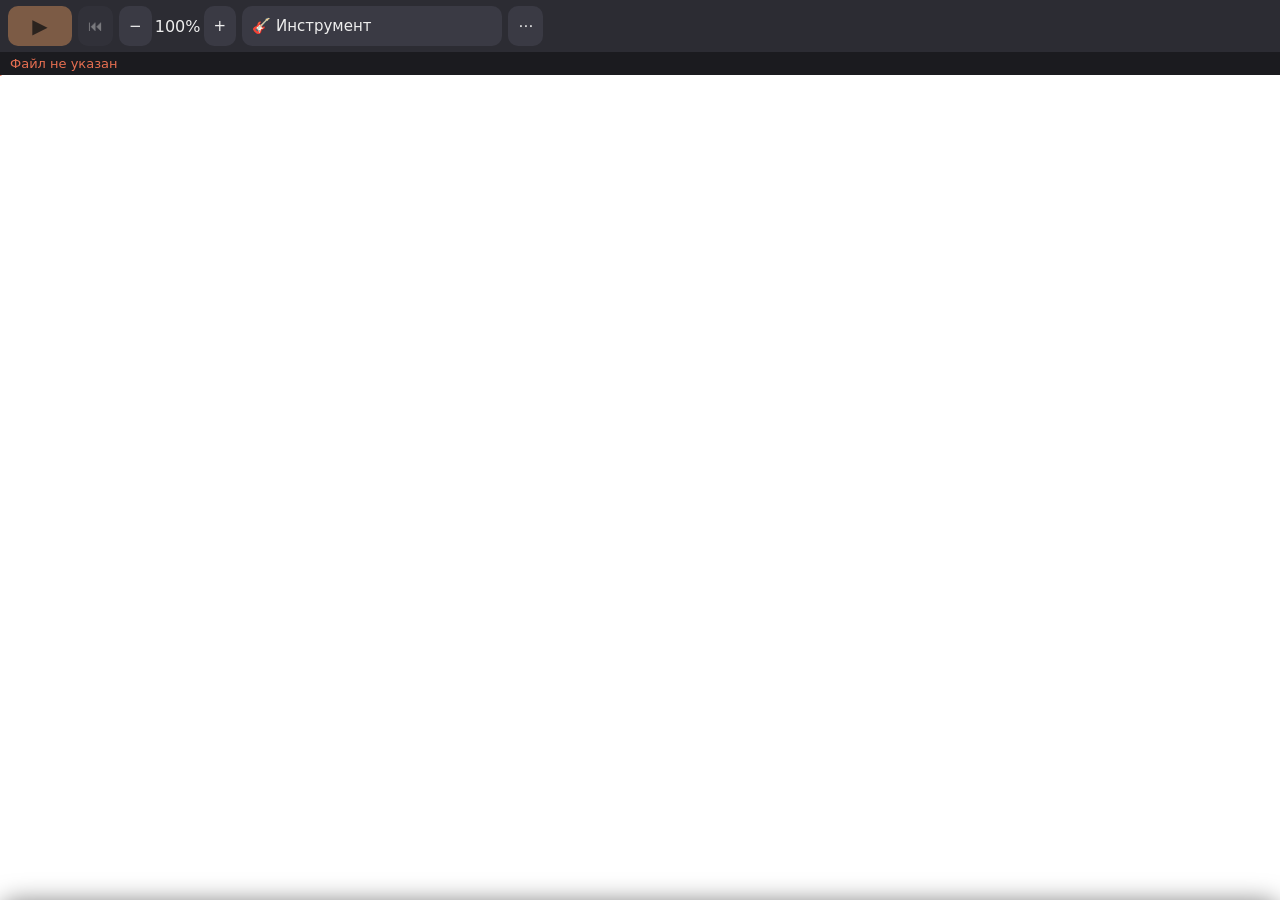
<file: app/src/main/assets/alphatab/index.html>
<!doctype html>
<html lang="ru">
<head>
<meta charset="utf-8">
<meta name="viewport" content="width=device-width, initial-scale=1">
<title>Таб</title>
<style>
  :root { --bg: #1b1b1f; --panel: #2c2c33; --panel2: #3a3a44; --fg: #eee; --muted: #c9c5ca; --accent: #f4a261; --ok: #90be6d; }
  * { box-sizing: border-box; }
  html, body { margin: 0; height: 100%; background: var(--bg); color: var(--fg); font-family: system-ui, sans-serif; }
  body { display: flex; flex-direction: column; }
  button, select, input { font: inherit; }
  .bar { display: flex; flex-wrap: wrap; gap: 6px; padding: 6px 8px; background: var(--panel); align-items: center; }
  .bar button { background: var(--panel2); color: var(--fg); border: 0; border-radius: 10px; padding: 6px 10px; min-height: 40px; font-size: 15px; }
  .bar button.on { background: var(--accent); color: #2b1600; }
  .bar button:disabled { opacity: .4; }
  #play { min-width: 64px; font-size: 20px; background: var(--accent); color: #2b1600; }
  .speed { display: flex; align-items: center; gap: 2px; }
  #speedLabel { min-width: 48px; text-align: center; font-variant-numeric: tabular-nums; }
  #mixerBtn { flex: 1 1 auto; text-align: left; overflow: hidden; white-space: nowrap; text-overflow: ellipsis; max-width: 260px; }
  #more { display: none; }
  #more.open { display: flex; }
  #status { padding: 4px 10px; font-size: 13px; color: var(--muted); }
  #status.error { color: #e76f51; }
  #viewport { flex: 1; overflow: auto; background: #fff; }
  #at { color: #000; }
  .at-cursor-bar { background: rgba(244, 162, 97, .18); }
  .at-cursor-beat { background: rgba(231, 111, 81, .85); width: 3px; }
  .at-selection div { background: rgba(142, 202, 230, .35); }
  .at-highlight * { fill: #e76f51; stroke: #e76f51; }

  /* Микшер в стиле Songsterr: выезжающая панель */
  #mixer { position: fixed; inset: auto 0 0 0; max-height: 80%; overflow: auto; background: var(--panel);
    border-radius: 16px 16px 0 0; box-shadow: 0 -8px 24px rgba(0,0,0,.5); padding: 12px 14px 18px; transform: translateY(105%);
    transition: transform .2s ease; z-index: 10; }
  #mixer.open { transform: none; }
  #mixer h3 { margin: 4px 0 8px; font-size: 17px; }
  #mixer .hint { color: var(--muted); font-size: 13px; margin: 0 0 10px; }
  .presets { display: flex; flex-wrap: wrap; gap: 6px; margin-bottom: 12px; }
  .presets button { background: var(--panel2); color: var(--fg); border: 0; border-radius: 18px; padding: 8px 12px; min-height: 40px; }
  .presets button.on { background: var(--accent); color: #2b1600; }
  .track { display: grid; grid-template-columns: 34px 1fr auto auto; grid-template-rows: auto auto; gap: 4px 8px; align-items: center;
    padding: 8px; border-radius: 12px; background: #24242a; margin-bottom: 8px; }
  .track.mine { outline: 2px solid var(--accent); }
  .track .icon { font-size: 22px; grid-row: span 2; text-align: center; }
  .track .name { font-weight: 600; overflow: hidden; text-overflow: ellipsis; white-space: nowrap; }
  .track .name small { display: block; font-weight: 400; color: var(--muted); }
  .track button { background: var(--panel2); color: var(--fg); border: 0; border-radius: 8px; min-width: 44px; min-height: 36px; }
  .track button.on { background: var(--accent); color: #2b1600; }
  .track input[type=range] { grid-column: 2 / span 3; width: 100%; accent-color: var(--accent); }
  #closeMixer { width: 100%; margin-top: 6px; background: var(--accent); color: #2b1600; border: 0; border-radius: 12px; min-height: 46px; font-size: 16px; }
</style>
</head>
<body>
<div class="bar">
  <button id="play" disabled title="Играть/пауза">▶</button>
  <button id="stop" disabled title="В начало">⏮</button>
  <span class="speed">
    <button id="slower" title="Медленнее">−</button>
    <span id="speedLabel">100%</span>
    <button id="faster" title="Быстрее">+</button>
  </span>
  <button id="mixerBtn" title="Инструмент и сопровождение">🎸 Инструмент</button>
  <button id="moreBtn" title="Ещё">⋯</button>
</div>
<div class="bar" id="more">
  <button id="metro">Метроном</button>
  <button id="countin">Отсчёт</button>
  <button id="loop" title="Выделите такты пальцем и включите повтор">Повтор</button>
  <button id="view">Ноты+Таб</button>
  <button id="zoomOut">A−</button>
  <button id="zoomIn">A+</button>
</div>
<div id="status">Загрузка…</div>
<div id="viewport"><div id="at"></div></div>

<div id="mixer">
  <h3>Инструмент и сопровождение</h3>
  <p class="hint">Нажмите на дорожку, чтобы видеть её табы — это «ваша партия». Остальные дорожки звучат как сопровождение.</p>
  <div class="presets">
    <button id="presetAll">Все вместе</button>
    <button id="presetBacking">Сопровождение без меня</button>
    <button id="presetSolo">Только моя партия</button>
  </div>
  <div id="trackList"></div>
  <button id="closeMixer">Готово</button>
</div>

<script src="alphaTab.min.js"></script>
<script>
(function () {
  const params = new URLSearchParams(location.search);
  const $ = (id) => document.getElementById(id);
  const status = (text, isError) => {
    $('status').textContent = text;
    $('status').className = isError ? 'error' : '';
    window.__atStatus = { text, isError: !!isError };
  };

  const profiles = ['ScoreTab', 'Tab'];
  let profileIndex = params.get('view') === 'tab' ? 1 : 0;
  let scale = parseFloat(params.get('scale') || '0.9');

  const api = new alphaTab.AlphaTabApi($('at'), {
    core: { fontDirectory: 'font/', useWorkers: true },
    display: { staveProfile: profiles[profileIndex], scale: scale },
    player: {
      playerMode: 'EnabledSynthesizer',
      soundFont: 'soundfont/sonivox.sf2',
      scrollElement: $('viewport'),
      enableCursor: true,
      enableUserInteraction: true,
    },
  });
  window.__api = api;

  // ---------- Микшер (дорожки) ----------
  const mix = { mine: 0, mute: [], solo: [], volume: [] };
  window.__mix = mix;

  function kind(t) {
    const st = t.staves[0];
    if (st.isPercussion) return { icon: '🥁', label: 'ударные' };
    const n = (t.name || '').toLowerCase();
    const strings = st.tuning ? st.tuning.length : 0;
    if (n.includes('bass') || n.includes('бас') || (st.isStringed && strings > 0 && strings <= 5 && st.tuning[0] < 50)) return { icon: '🎸', label: 'бас' };
    if (st.isStringed || strings >= 6) return { icon: '🎸', label: 'гитара' };
    if (n.includes('vocal') || n.includes('voice') || n.includes('вокал')) return { icon: '🎤', label: 'вокал' };
    return { icon: '🎹', label: 'инструмент' };
  }

  function applyMix() {
    const tr = api.score.tracks;
    tr.forEach((t, i) => {
      api.changeTrackMute([t], !!mix.mute[i]);
      api.changeTrackSolo([t], !!mix.solo[i]);
      api.changeTrackVolume([t], mix.volume[i] == null ? 1 : mix.volume[i]);
    });
    const preset = mix.mute[mix.mine] && tr.length > 1 ? 'presetBacking'
      : (mix.solo[mix.mine] && tr.length > 1 ? 'presetSolo' : (!mix.mute.some(Boolean) && !mix.solo.some(Boolean) ? 'presetAll' : ''));
    ['presetAll', 'presetBacking', 'presetSolo'].forEach((id) => $(id).classList.toggle('on', id === preset));
    renderTrackList();
    const t = tr[mix.mine];
    $('mixerBtn').textContent = kind(t).icon + ' ' + (t.name || 'Дорожка ' + (mix.mine + 1)) + (preset === 'presetBacking' ? ' · без меня' : '') + ' ▾';
  }

  function selectMine(i) {
    mix.mine = i;
    api.renderTracks([api.score.tracks[i]]);
    applyMix();
  }

  function renderTrackList() {
    const list = $('trackList');
    list.innerHTML = '';
    api.score.tracks.forEach((t, i) => {
      const k = kind(t);
      const row = document.createElement('div');
      row.className = 'track' + (i === mix.mine ? ' mine' : '');
      row.innerHTML =
        '<div class="icon">' + k.icon + '</div>' +
        '<div class="name">' + (t.name || 'Дорожка ' + (i + 1)) + '<small>' + k.label + (i === mix.mine ? ' · ваша партия' : '') + '</small></div>' +
        '<button class="mute' + (mix.mute[i] ? ' on' : '') + '" title="Заглушить">' + (mix.mute[i] ? '🔇' : '🔊') + '</button>' +
        '<button class="solo' + (mix.solo[i] ? ' on' : '') + '" title="Только эта дорожка">S</button>' +
        '<input type="range" min="0" max="2" step="0.1" value="' + (mix.volume[i] == null ? 1 : mix.volume[i]) + '">';
      row.querySelector('.name').onclick = () => selectMine(i);
      row.querySelector('.icon').onclick = () => selectMine(i);
      row.querySelector('.mute').onclick = () => { mix.mute[i] = !mix.mute[i]; applyMix(); };
      row.querySelector('.solo').onclick = () => { mix.solo[i] = !mix.solo[i]; applyMix(); };
      row.querySelector('input').oninput = (e) => { mix.volume[i] = +e.target.value; api.changeTrackVolume([t], mix.volume[i]); };
      list.appendChild(row);
    });
  }

  $('presetAll').onclick = () => { mix.mute = []; mix.solo = []; applyMix(); };
  $('presetBacking').onclick = () => { mix.solo = []; mix.mute = []; mix.mute[mix.mine] = true; applyMix(); };
  $('presetSolo').onclick = () => { mix.mute = []; mix.solo = []; mix.solo[mix.mine] = true; applyMix(); };
  $('mixerBtn').onclick = () => $('mixer').classList.add('open');
  $('closeMixer').onclick = () => $('mixer').classList.remove('open');
  $('moreBtn').onclick = () => { $('more').classList.toggle('open'); $('moreBtn').classList.toggle('on'); };

  // ---------- Загрузка ----------
  api.error.on((e) => status('Не удалось открыть: ' + (e && e.message ? e.message : e), true));
  api.scoreLoaded.on((score) => {
    // «Моя партия» по умолчанию — первая гитарная дорожка (или ?track=).
    const wanted = params.get('track');
    let mine = wanted != null && score.tracks[+wanted] ? +wanted
      : score.tracks.findIndex((t) => t.staves.some((s) => !s.isPercussion && (s.isStringed || (s.tuning && s.tuning.length >= 6))));
    if (mine < 0) mine = 0;
    mix.mine = mine;
    if (mine > 0) api.renderTracks([score.tracks[mine]]);
    $('mixerBtn').style.display = '';
    applyMix();
    if (score.tracks.length < 2) {
      $('presetBacking').disabled = true; $('presetSolo').disabled = true;
    }
    const title = [score.artist, score.title].filter(Boolean).join(' — ');
    window.__atTitle = (title || 'Таб') + ' · ' + score.tempo + ' BPM' + (score.tracks.length > 1 ? ' · дорожек: ' + score.tracks.length : '');
    status(window.__atTitle + (api.isReadyForPlayback ? '' : ' · загрузка звука…'));
    window.__atLoaded = true;
  });
  api.renderFinished.on(() => { window.__atRendered = true; });
  api.playerReady.on(() => {
    $('play').disabled = false; $('stop').disabled = false;
    if (api.score) applyMix(); // синтезатор готов — применяем громкости/заглушения
    status(window.__atTitle || 'Готово');
    window.__atPlayerReady = true;
  });
  api.playerStateChanged.on((e) => { $('play').textContent = e.state === 1 ? '❚❚' : '▶'; });

  $('play').onclick = () => api.playPause();
  $('stop').onclick = () => api.stop();

  const speeds = [0.25, 0.4, 0.5, 0.6, 0.7, 0.75, 0.8, 0.9, 1, 1.1, 1.25, 1.5];
  let speedIndex = speeds.indexOf(1);
  const applySpeed = () => { api.playbackSpeed = speeds[speedIndex]; $('speedLabel').textContent = Math.round(speeds[speedIndex] * 100) + '%'; };
  $('slower').onclick = () => { speedIndex = Math.max(0, speedIndex - 1); applySpeed(); };
  $('faster').onclick = () => { speedIndex = Math.min(speeds.length - 1, speedIndex + 1); applySpeed(); };
  const initialSpeed = parseFloat(params.get('speed') || '1');
  speedIndex = speeds.reduce((best, s, i) => Math.abs(s - initialSpeed) < Math.abs(speeds[best] - initialSpeed) ? i : best, 0);
  applySpeed();

  const toggle = (id, get, set) => { $(id).onclick = () => { set(!get()); $(id).classList.toggle('on', get()); }; };
  toggle('metro', () => api.metronomeVolume > 0, (v) => api.metronomeVolume = v ? 1 : 0);
  toggle('countin', () => api.countInVolume > 0, (v) => api.countInVolume = v ? 1 : 0);
  toggle('loop', () => api.isLooping, (v) => api.isLooping = v);

  const rerender = () => { api.settings.display.staveProfile = profiles[profileIndex]; api.settings.display.scale = scale; api.updateSettings(); api.render(); };
  $('view').textContent = profileIndex === 0 ? 'Ноты+Таб' : 'Только таб';
  $('view').onclick = () => { profileIndex = 1 - profileIndex; $('view').textContent = profileIndex === 0 ? 'Ноты+Таб' : 'Только таб'; rerender(); };
  $('zoomIn').onclick = () => { scale = Math.min(2, scale + 0.15); rerender(); };
  $('zoomOut').onclick = () => { scale = Math.max(0.5, scale - 0.15); rerender(); };

  // Источник: ?file=<url файла GP/MusicXML> или ?tex=<url alphaTex-файла>.
  const file = params.get('file');
  const tex = params.get('tex');
  const fail = (e) => status('Не удалось загрузить файл: ' + e, true);
  if (file) {
    fetch(file).then((r) => { if (!r.ok) throw r.status; return r.arrayBuffer(); })
      .then((buf) => api.load(new Uint8Array(buf))).catch(fail);
  } else if (tex) {
    fetch(tex).then((r) => { if (!r.ok) throw r.status; return r.text(); })
      .then((t) => api.tex(t)).catch(fail);
  } else {
    status('Файл не указан', true);
  }
})();
</script>
</body>
</html>
</file>
<file: python-game/style.css>
:root {
  --bg: #0a0e1f;
  --panel: #121833;
  --panel2: #1a2247;
  --line: #2a3566;
  --text: #e8ecff;
  --dim: #8d97c9;
  --cyan: #38e1ff;
  --magenta: #ff4fd8;
  --green: #4dff9a;
  --red: #ff5470;
  --gold: #ffd166;
}
* { box-sizing: border-box; -webkit-tap-highlight-color: transparent; }
html, body {
  margin: 0; height: 100%; background: var(--bg); color: var(--text);
  font-family: system-ui, -apple-system, "Segoe UI", Roboto, sans-serif;
  overflow: hidden; overscroll-behavior: none;
}
#app { position: fixed; inset: 0; }
.hidden { display: none !important; }
.screen { position: absolute; inset: 0; }

/* ---------- меню ---------- */
#menu {
  overflow-y: auto;
  background: radial-gradient(ellipse at 50% 0%, #1c2a6b 0%, var(--bg) 60%);
  padding: max(20px, env(safe-area-inset-top)) 16px 24px;
}
.menu-inner { max-width: 520px; margin: 0 auto; text-align: center; }
h1 {
  margin: 24px 0 4px; font-size: 40px; letter-spacing: 6px;
  background: linear-gradient(90deg, var(--cyan), var(--magenta));
  -webkit-background-clip: text; background-clip: text; color: transparent;
}
.tagline { color: var(--dim); margin: 0 0 24px; line-height: 1.4; }
#levels { display: grid; grid-template-columns: repeat(3, 1fr); gap: 12px; }
.lvl {
  background: var(--panel); border: 1px solid var(--line); border-radius: 14px;
  padding: 12px 6px 10px; color: var(--text); font: inherit; cursor: pointer;
  display: flex; flex-direction: column; align-items: center; gap: 4px; min-height: 104px;
}
.lvl .n { font-size: 26px; font-weight: 700; color: var(--cyan); }
.lvl .t { font-size: 12px; color: var(--dim); line-height: 1.2; }
.lvl .s { font-size: 14px; letter-spacing: 2px; color: var(--gold); min-height: 18px; }
.act { grid-column: 1 / -1; margin-top: 6px; font-size: 13px; letter-spacing: 1px; color: var(--gold); text-transform: uppercase; }
.lvl.locked { opacity: .35; pointer-events: none; }
.lvl:active { transform: scale(.97); }
.fine { color: var(--dim); font-size: 12px; margin-top: 24px; }

/* ---------- игра: портрет ---------- */
#game { display: flex; flex-direction: column; }
#stage { position: relative; flex: 0 0 42%; min-height: 200px; background: #070a18; }
#c { width: 100%; height: 100%; display: block; touch-action: none; }
#panel {
  flex: 1 1 auto; min-height: 0; display: flex; flex-direction: column; gap: 8px;
  padding: 10px 12px max(10px, env(safe-area-inset-bottom));
  background: var(--panel); border-top: 1px solid var(--line);
}
.icon-btn {
  position: absolute; top: max(8px, env(safe-area-inset-top)); left: 8px;
  width: 40px; height: 40px; border-radius: 12px; border: 1px solid var(--line);
  background: rgba(18, 24, 51, .8); color: var(--text); font-size: 18px;
}
#speech {
  position: absolute; left: 56px; right: 8px; top: max(8px, env(safe-area-inset-top));
  background: rgba(18, 24, 51, .88); border: 1px solid var(--line); border-radius: 12px;
  padding: 8px 10px; font-size: 13px; line-height: 1.35; max-height: 46%; overflow-y: auto;
}
#speech b { color: var(--magenta); }
#speech:empty { display: none; }
#task-title { font-weight: 700; color: var(--cyan); margin-bottom: 2px; }
#task-text { font-size: 14px; line-height: 1.35; }
#hint {
  margin-top: 6px; padding: 6px 8px; border-left: 3px solid var(--gold);
  background: var(--panel2); border-radius: 6px; font-size: 13px; white-space: pre-wrap;
  font-family: ui-monospace, Menlo, Consolas, monospace;
}
#chips { display: flex; gap: 6px; overflow-x: auto; padding-bottom: 2px; flex: 0 0 auto; }
.chip {
  flex: 0 0 auto; padding: 8px 10px; border-radius: 10px; border: 1px solid var(--line);
  background: var(--panel2); color: var(--text); font: 14px ui-monospace, Menlo, Consolas, monospace;
  white-space: nowrap;
}
.chip:active { background: var(--line); }
.chip.ctl { color: var(--gold); min-width: 40px; }
#code {
  flex: 1 1 auto; min-height: 90px; resize: none; width: 100%;
  background: #0b1030; color: var(--text); border: 1px solid var(--line); border-radius: 10px;
  padding: 10px; font: 16px/1.45 ui-monospace, Menlo, Consolas, monospace; tab-size: 4; white-space: pre;
  overflow: auto;
}
#code:focus { outline: 2px solid var(--cyan); }
#status { min-height: 20px; font-size: 13px; color: var(--dim); }
#status.err { color: var(--red); }
#status.ok { color: var(--green); }
#buttons { display: flex; gap: 8px; }
.btn {
  padding: 12px 14px; border-radius: 12px; border: 1px solid var(--line);
  background: var(--panel2); color: var(--text); font: 600 16px system-ui, sans-serif;
}
.btn:active { transform: scale(.97); }
.btn:disabled { opacity: .5; }
.btn.primary { background: linear-gradient(90deg, #1f9bd6, #7a4dff); border: none; flex: 1; }

/* ---------- игра: ландшафт ---------- */
@media (orientation: landscape) and (max-height: 560px) {
  #game { flex-direction: row; }
  #stage { flex: 1 1 55%; min-height: 0; }
  #panel { flex: 0 0 45%; border-top: none; border-left: 1px solid var(--line); overflow-y: auto; }
  #code { min-height: 70px; }
}
@media (min-width: 900px) and (orientation: landscape) {
  #game { flex-direction: row; }
  #stage { flex: 1 1 60%; }
  #panel { flex: 0 0 40%; border-top: none; border-left: 1px solid var(--line); padding: 16px; }
}

/* ---------- окно результата ---------- */
.modal {
  position: absolute; inset: 0; background: rgba(5, 8, 20, .75);
  display: flex; align-items: center; justify-content: center; padding: 20px; z-index: 5;
}
.card {
  background: var(--panel); border: 1px solid var(--line); border-radius: 18px;
  padding: 20px; width: min(420px, 100%); text-align: center;
}
#stars { font-size: 40px; letter-spacing: 6px; color: var(--gold); }
#stars .off { color: #3a4375; }
.card h2 { margin: 6px 0; }
.card p { color: var(--dim); line-height: 1.4; }
.row { display: flex; gap: 8px; margin-top: 12px; }
.row .btn { flex: 1; padding: 12px 6px; }

/* ---------- загрузка ---------- */
#loading {
  position: absolute; inset: 0; background: var(--bg); z-index: 10;
  display: flex; flex-direction: column; align-items: center; justify-content: center; gap: 16px;
  color: var(--dim);
}
.spinner {
  width: 44px; height: 44px; border-radius: 50%;
  border: 4px solid var(--line); border-top-color: var(--cyan); animation: spin 1s linear infinite;
}
@keyframes spin { to { transform: rotate(360deg); } }

/* ---------- сообщение о фатальной ошибке ---------- */
#fatal {
  position: fixed; left: 8px; right: 8px; bottom: 8px; z-index: 100; margin: 0;
  max-height: 40%; overflow: auto; padding: 10px; border-radius: 10px;
  background: #5a0f1c; color: #ffd6dc; font: 12px/1.4 ui-monospace, Menlo, Consolas, monospace;
  white-space: pre-wrap; user-select: text;
}
#fatal[hidden] { display: none; }

/* в узком ландшафте панель прокручивается, а не сжимает строки друг на друга */
#task, #chips, #status, #buttons { flex-shrink: 0; }
#hint .chip { margin-top: 6px; font-family: system-ui, sans-serif; }

/* ---------- энергия дрона ---------- */
#energy {
  position: absolute; right: 8px; bottom: 8px; padding: 6px 12px; border-radius: 12px;
  background: rgba(18, 24, 51, .88); border: 1px solid var(--gold); color: var(--gold);
  font: 700 18px ui-monospace, Menlo, Consolas, monospace;
}
#energy.low { color: var(--red); border-color: var(--red); }

/* панель прокручивается, а кнопки запуска всегда видны внизу */
#panel { overflow-y: auto; }
#buttons {
  position: sticky; bottom: 0; z-index: 2; background: var(--panel);
  padding: 6px 0 max(2px, env(safe-area-inset-bottom)); margin-top: auto;
}
#hint { max-height: 28vh; overflow-y: auto; }
#code { flex: 1 0 auto; min-height: 110px; }

.icon-btn.story { top: calc(max(8px, env(safe-area-inset-top)) + 48px); }
#speech { transition: opacity .3s; }

/* Разбор по шагам */
.gtitle { color: var(--gold); font: 700 12px system-ui, sans-serif; letter-spacing: 1px; text-transform: uppercase; }
.gtext { font: 14px/1.4 system-ui, sans-serif; white-space: normal; margin: 4px 0 6px; }
.gcode { margin: 0 0 6px; padding: 6px 8px; background: var(--bg, #0a0e1f); border-radius: 6px; font: 13px ui-monospace, Menlo, Consolas, monospace; white-space: pre; overflow-x: auto; }
.grow { display: flex; gap: 6px; flex-wrap: wrap; }
.grow .chip { font-family: system-ui, sans-serif; }
#guidebtn.pulse { animation: pulse 1.2s ease-in-out infinite; box-shadow: 0 0 0 2px var(--gold); }
@keyframes pulse { 50% { transform: scale(1.08); } }
</file>
